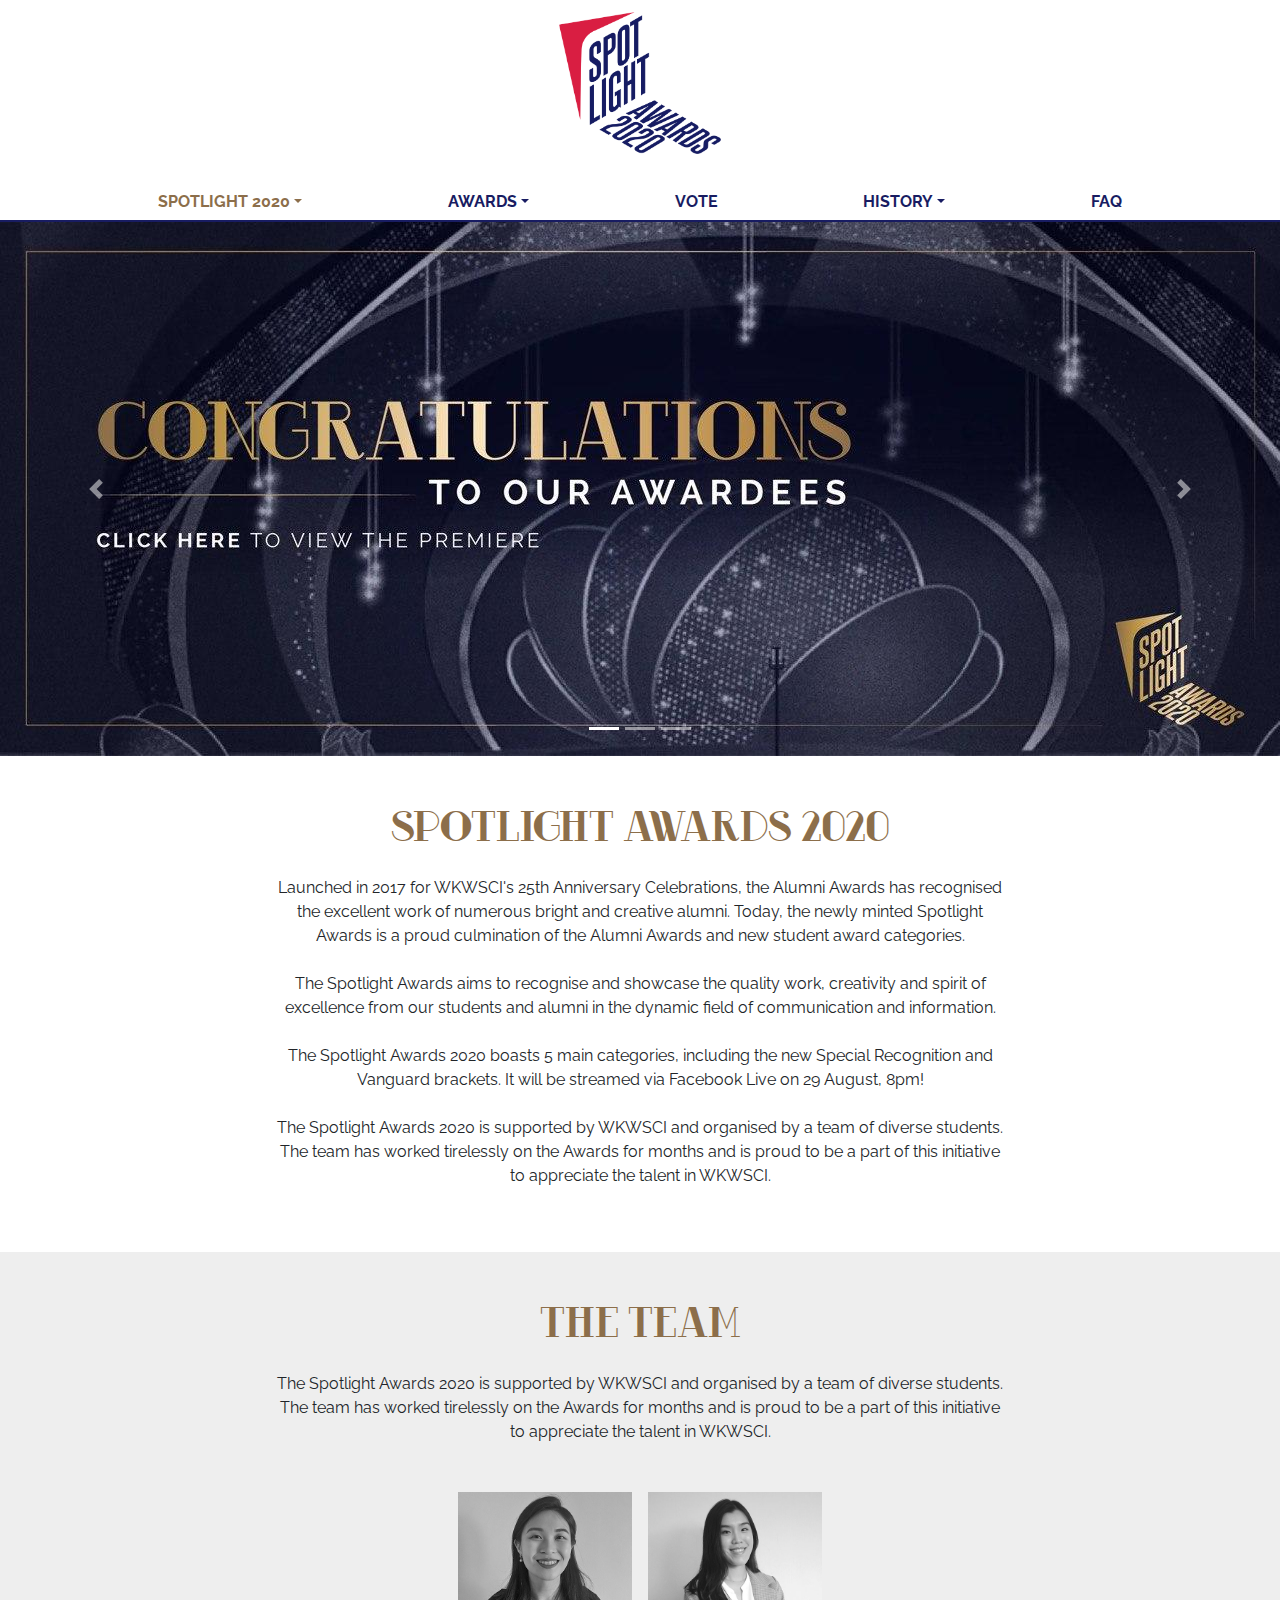
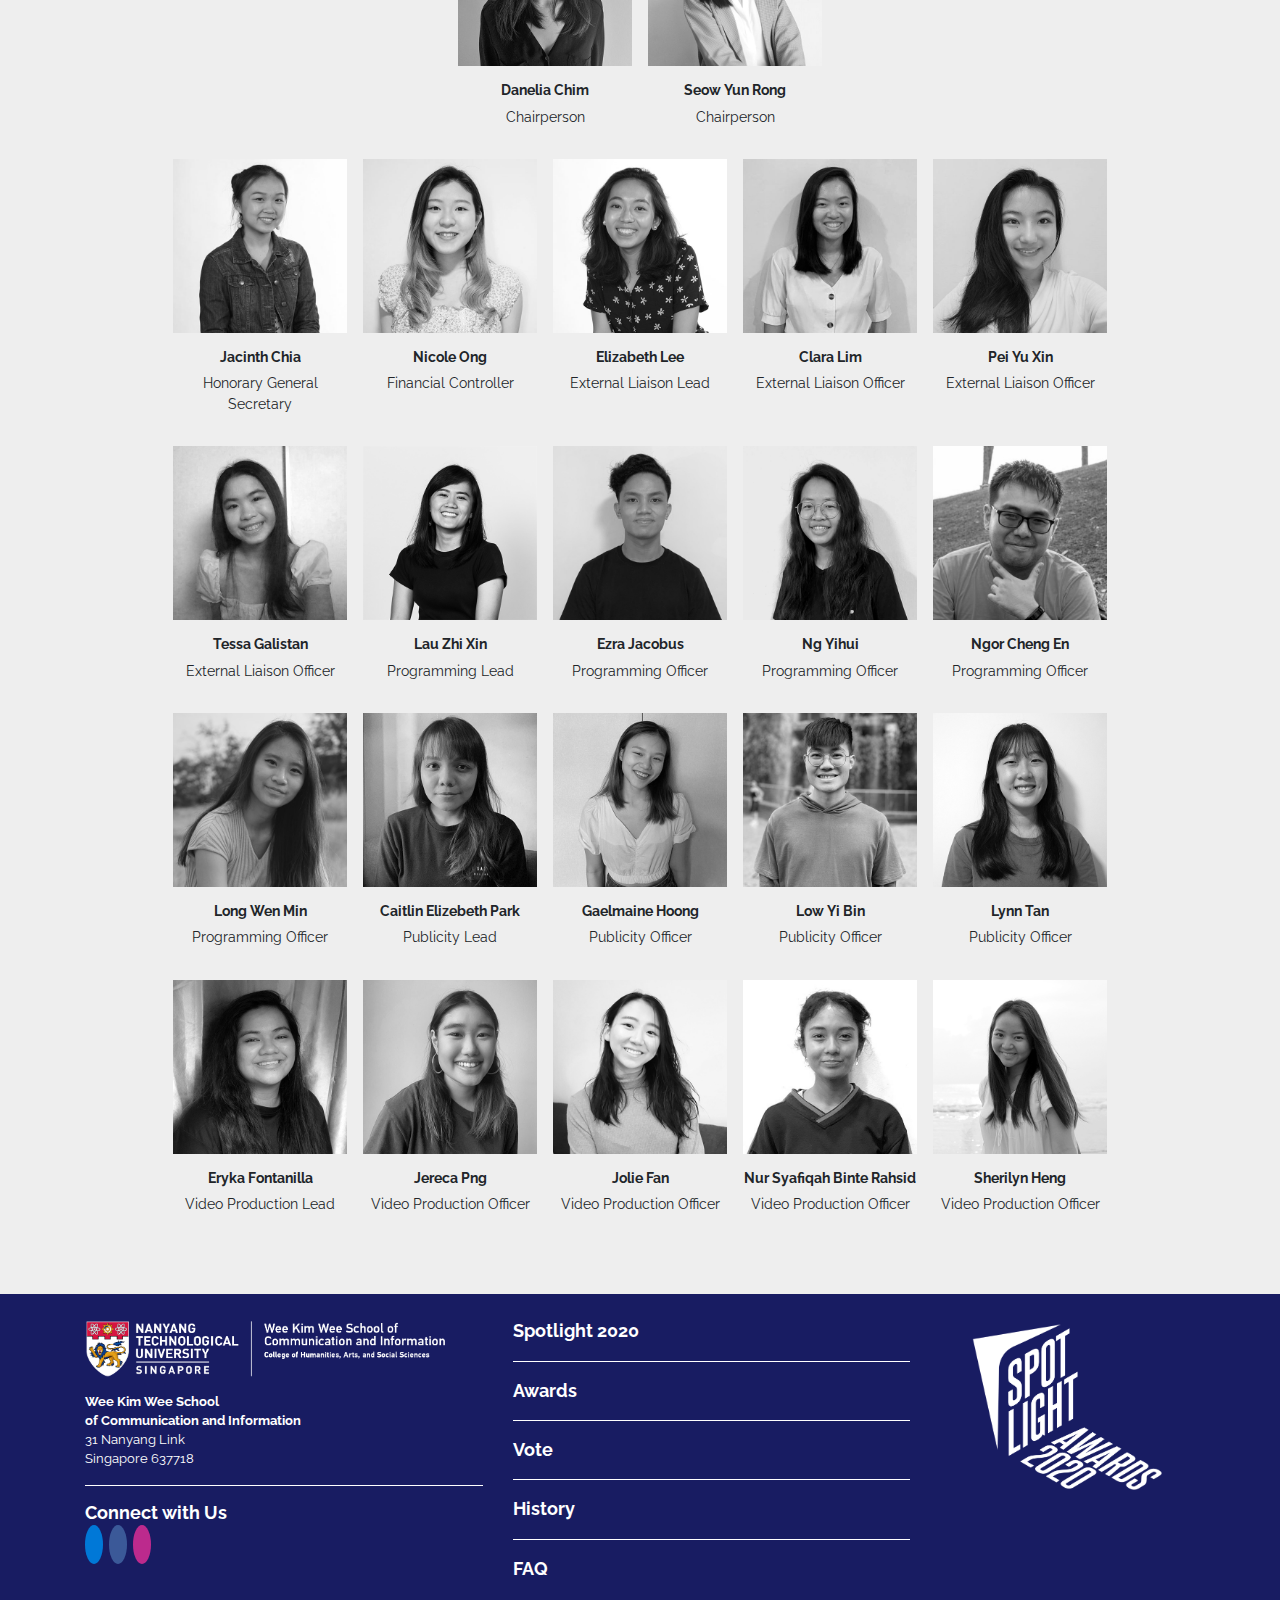
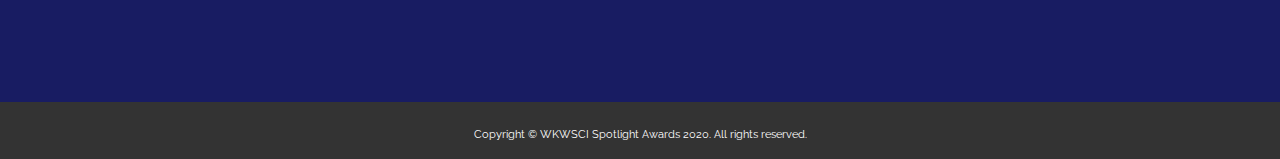
<file: index.html>
<!DOCTYPE html>
<html lang="en"><!-- InstanceBegin template="/Templates/index.dwt" codeOutsideHTMLIsLocked="false" -->
  <head>
    <!-- Global site tag (gtag.js) - Google Analytics -->
    <script async src="https://www.googletagmanager.com/gtag/js?id=UA-171289237-1"></script>
    <script>
	  window.dataLayer = window.dataLayer || [];
	  function gtag(){dataLayer.push(arguments);}
	  gtag('js', new Date());

	  gtag('config', 'UA-171289237-1');
    </script>
    <meta charset="utf-8">
    <meta http-equiv="X-UA-Compatible" content="IE=edge">
    <meta name="viewport" content="width=device-width, initial-scale=1">
    <!-- InstanceBeginEditable name="title" -->
    <title>WKWSCI Spotlight Awards</title>
    <!-- InstanceEndEditable -->
    <link rel="icon" type="image/png" href="images/favicon.ico">
    <link href="css/bootstrap-4.3.1.css" rel="stylesheet">
    <link href="css/custom.css" rel="stylesheet">
    <link href="css/stylesheet.css" rel="stylesheet">
	<link href="https://fonts.googleapis.com/css2?family=Raleway:wght@400;700&display=swap" rel="stylesheet">
	<link rel="stylesheet" href="https://use.fontawesome.com/releases/v5.7.2/css/all.css" integrity="sha384-fnmOCqbTlWIlj8LyTjo7mOUStjsKC4pOpQbqyi7RrhN7udi9RwhKkMHpvLbHG9Sr" crossorigin="anonymous">
  </head>
  <!-- InstanceBeginEditable name="head" -->
  <!-- InstanceEndEditable -->
  <body>
    <div class="container d-none d-md-block">
	  <a href="index.html">
      	<img src="images/logo/Spotlight%20logo%20v1_1_NTU%20colours.png" alt="WKWSCI Spotlight Awards" width="15%" height="auto" class="center pb-3">
	  </a>
    </div>
	<nav class="navbar navbar-light navbar-expand-md justify-content-center">
	  <div class="container">
	    <a href="index.html" class="navbar-brand d-md-none">
			  <img src="images/logo/Spotlight%20logo%20v1_1_NTU%20colours.png" width="70px" alt="WKWSCI Spotlight Awards" style="margin-top: 35px">
		  </a>
	    <button class="navbar-toggler" type="button" data-toggle="collapse" data-target="#navbarSupportedContent" aria-controls="navbarSupportedContent" aria-expanded="false" aria-label="Toggle navigation" style="transform: translateY(-25px)">
		  <span class="navbar-toggler-icon"></span>
		  </button>
		  <div class="collapse navbar-collapse" id="navbarSupportedContent"><!-- InstanceBeginEditable name="navbar" -->
          <ul class="navbar-nav mr-auto nav-fill w-100">
            <li class="nav-item dropdown">
			  <a class="nav-link dropdown-toggle" href="index.html" id="spotlight" role="button" data-toggle="dropdown" aria-haspopup="true" aria-expanded="false" style="font-size: 1rem; font-weight: 700; color: #8c6e4a; text-transform: uppercase;">Spotlight 2020</a>
              <div class="dropdown-menu" aria-labelledby="spotlight">
				  <a class="dropdown-item" href="index.html#intro">Introduction</a>
				  <a class="dropdown-item" href="index.html#team">The Team</a>
				  <a class="dropdown-item" href="index.html#sponsors">Sponsors</a>
			  </div>
            </li>
            <li class="nav-item dropdown">
				<a class="nav-link dropdown-toggle active" href="awards.html" id="awards" role="button" data-toggle="dropdown" aria-haspopup="true" aria-expanded="false" style="font-size: 1rem; font-weight: 700; color: #181C62; text-transform: uppercase;">Awards</a>
                <div class="dropdown-menu" aria-labelledby="awards">
					<a class="dropdown-item" href="awards/alumni.html">Alumni Awards</a>
					<a class="dropdown-item" href="awards/fyp.html">Top FYP Awards</a>
					<a class="dropdown-item" href="awards/vanguard.html">Vanguard Awards</a>
					<a class="dropdown-item" href="awards/sra.html">Special Recognition Awards</a>
				</div>
            </li>
            <li class="nav-item">
				<a class="nav-link active" href="vote.html" style="font-size: 1rem; font-weight: 700; color: #181C62; text-transform: uppercase;">Vote</a>
			</li>
            <li class="nav-item dropdown">
				<a class="nav-link dropdown-toggle" id="history" role="button" data-toggle="dropdown" aria-haspopup="true" aria-expanded="false" style="font-size: 1rem; font-weight: 700; color: #181C62; text-transform: uppercase;">History</a>
                <div class="dropdown-menu" aria-labelledby="history">
					<a class="dropdown-item" href="history/2019.html">2019</a>
					<a class="dropdown-item" href="history/2018.html">2018</a>
					<a class="dropdown-item" href="history/2017.html">2017</a>
				</div>
            </li>
            <li class="nav-item">
				<a class="nav-link" href="faq.html" style="font-size: 1rem; font-weight: 700; color: #181C62; text-transform: uppercase;">FAQ</a>
			</li>
          </ul>
		  <!-- InstanceEndEditable --></div>
	  </div>
    </nav>
	<!-- InstanceBeginEditable name="body" -->
    <div class="container-fluid p-0 m-0">
      <div id="carouselPhoto" class="carousel slide" data-ride="carousel" data-interval="5000">
        <ol class="carousel-indicators">
          <li data-target="#carouselPhoto" data-slide-to="0" class="active"></li>
          <li data-target="#carouselPhoto" data-slide-to="1"></li>
          <li data-target="#carouselPhoto" data-slide-to="2"></li>
        </ol>
        <div class="carousel-inner"> 
          <div class="carousel-item active"> <a target="_blank" href="https://www.facebook.com/wkwsci/posts/3385573238155904">
            <picture class="d-block w-100">
              <source media="(min-width: 768px)" srcset="images/header/carousel/congrats_sat_1200w.jpg">
              <source media="(min-width: 0px)" srcset="images/header/carousel/congrats_sat_960w.jpg">
              <img src="images/header/carousel/congrats_sat_1200w.jpg" alt="Congratulations to our awardees!" style="width: 100%; height: auto;"> </picture>
			</a>
          </div>
          <div class="carousel-item"> <a href="awards/vanguard.html">
            <picture class="d-block w-100">
              <source media="(min-width: 768px)" srcset="images/header/carousel/peoples_choice_1200w.jpg">
              <source media="(min-width: 0px)" srcset="images/header/carousel/peoples_choice_960w.jpg">
              <img src="images/header/carousel/peoples_choice_1200w.jpg" alt="Vanguard Awards: People's Choice" style="width: 100%; height: auto;"> </picture>
            </a>
          </div>
          <div class="carousel-item"> <a href="awards/sra.html">
            <picture class="d-block w-100">
              <source media="(min-width: 768px)" srcset="images/header/carousel/service_spirit_1200w.jpg">
              <source media="(min-width: 0px)" srcset="images/header/carousel/service_spirit_960w.jpg">
              <img src="images/header/carousel/service_spirit_1200w.jpg" alt="Special Recognition Awards: Service and Spirit" style="width: 100%; height: auto;"> </picture>
            </a>
          </div>
        </div>
        <a class="carousel-control-prev" href="#carouselPhoto" role="button" data-slide="prev"> <span class="carousel-control-prev-icon" aria-hidden="true"></span> <span class="sr-only">Previous</span> </a> <a class="carousel-control-next" href="#carouselPhoto" role="button" data-slide="next"> <span class="carousel-control-next-icon" aria-hidden="true"></span> <span class="sr-only">Next</span> </a> </div>
    </div>
    <div class="container-fluid">
      <div class="container pt-5 pb-3" id="intro">
        <h1>Spotlight Awards 2020</h1>
      </div>
      <div class="container text-center pb-5">
        <div class="row">
          <div class="col-sm-0 col-lg-2"></div>
          <div class="col-sm-12 col-lg-8">
            <p>Launched in 2017 for WKWSCI's 25th Anniversary Celebrations, the Alumni Awards has recognised the excellent work of numerous bright and creative alumni. Today, the newly minted Spotlight Awards is a proud culmination of the Alumni Awards and new student award categories.<br>
              <br>
              The Spotlight Awards aims to recognise and showcase the quality work, creativity and spirit of excellence from our students and alumni in the dynamic field of communication and information.<br>
              <br>
              The Spotlight Awards 2020 boasts 5 main categories, including the new Special Recognition and Vanguard brackets. It will be streamed via Facebook Live on 29 August, 8pm!<br>
              <br>
              The Spotlight Awards 2020 is supported by WKWSCI and organised by a team of diverse students. The team has worked tirelessly on the Awards for months and is proud to be a part of this initiative to appreciate the talent in WKWSCI. </p>
          </div>
        </div>
      </div>
    </div>
    <div class="continer-fluid"  style="background-color: #eeeeee;">
      <div class="container pt-5 pb-3" id="team">
        <h1>The Team</h1>
      </div>
      <div class="container text-center pb-3">
        <div class="row">
          <div class="col-sm-0 col-lg-2"></div>
          <div class="col-sm-12 col-lg-8">
            <p>The Spotlight Awards 2020 is supported by WKWSCI and organised by a team of diverse students. The team has worked tirelessly on the Awards for months and is proud to be a part of this initiative to appreciate the talent in WKWSCI.</p>
          </div>
        </div>
      </div>
      <div class="container text-center pb-5">
        <div class="row pt-3">
          <div class="container">
            <div class="row justify-content-center">
              <div class="col-2 col-lg-4"></div>
              <div class="col-4 col-lg-2 pb-3 px-2"><img src="images/about-us/2020/Chairs_Danelia.jpg" width="100%" class="pb-3" alt="Danelia Chim">
                <h5 class="text-center" style="font-size: 0.85rem">Danelia Chim</h5>
                <p class="text-center" style="font-size: 0.85rem">Chairperson</p>
              </div>
              <div class="col-4 col-lg-2 pb-3 px-2"> <img src="images/about-us/2020/Chairs_YunRong.jpg" width="100%" class="pb-3" alt="Seow Yun Rong">
                <h5 class="text-center" style="font-size: 0.85rem">Seow Yun Rong</h5>
                <p class="text-center" style="font-size: 0.85rem">Chairperson</p>
              </div>
              <div class="col-2 col-lg-4"></div>
              <div class="d-none d-lg-block col-lg-1"></div>
              <div class="col-4 col-lg-2 pb-3 px-2"> <img src="images/about-us/2020/HonGen_Jacinth.jpeg" width="100%" class="pb-3" alt="Jacinth Chia">
                <h5 class="text-center" style="font-size: 0.85rem">Jacinth Chia</h5>
                <p class="text-center" style="font-size: 0.85rem">Honorary General Secretary</p>
              </div>
              <div class="col-4 col-lg-2 pb-3 px-2"> <img src="images/about-us/2020/FinCon_Nicole.JPG" width="100%" class="pb-3" alt="Nicole Ong">
                <h5 class="text-center" style="font-size: 0.85rem">Nicole Ong</h5>
                <p class="text-center" style="font-size: 0.85rem">Financial Controller</p>
              </div>
              <div class="col-4 col-lg-2 pb-3 px-2"> <img src="images/about-us/2020/ELO_Elizabeth.jpg" width="100%" class="pb-3" alt="Elizabeth Lee">
                <h5 class="text-center" style="font-size: 0.85rem">Elizabeth Lee</h5>
                <p class="text-center" style="font-size: 0.85rem">External Liaison Lead</p>
              </div>
              <div class="col-4 col-lg-2 pb-3 px-2"> <img src="images/about-us/2020/ELO_Clara.jpeg" width="100%" class="pb-3" alt="Clara Lim">
                <h5 class="text-center" style="font-size: 0.85rem">Clara Lim</h5>
                <p class="text-center" style="font-size: 0.85rem">External Liaison Officer</p>
              </div>
              <div class="col-4 col-lg-2 pb-3 px-2"> <img src="images/about-us/2020/ELO_YuXin.jpeg" width="100%" class="pb-3" alt="Pei Yu Xin">
                <h5 class="text-center" style="font-size: 0.85rem">Pei Yu Xin</h5>
                <p class="text-center" style="font-size: 0.85rem">External Liaison Officer</p>
              </div>
              <div class="d-none d-lg-block col-lg-1"></div>
              <div class="d-none d-lg-block col-lg-1"></div>
              <div class="col-4 col-lg-2 pb-3 px-2"> <img src="images/about-us/2020/ELO_Tessa.jpeg" width="100%" class="pb-3" alt="Tessa Galistan">
                <h5 class="text-center" style="font-size: 0.85rem">Tessa Galistan</h5>
                <p class="text-center" style="font-size: 0.85rem">External Liaison Officer</p>
              </div>
              <div class="col-4 col-lg-2 pb-3 px-2"> <img src="images/about-us/2020/Programmes_ZhiXin.png" width="100%" class="pb-3" alt="Lau Zhi Xin">
                <h5 class="text-center" style="font-size: 0.85rem">Lau Zhi Xin</h5>
                <p class="text-center" style="font-size: 0.85rem">Programming Lead</p>
              </div>
              <div class="col-4 col-lg-2 pb-3 px-2"> <img src="images/about-us/2020/Programmes_Ezra.jpg" width="100%" class="pb-3" alt="Ezra Jacobus">
                <h5 class="text-center" style="font-size: 0.85rem">Ezra Jacobus</h5>
                <p class="text-center" style="font-size: 0.85rem">Programming Officer</p>
              </div>
              <div class="col-4 col-lg-2 pb-3 px-2"> <img src="images/about-us/2020/Programmes_Yihui.jpg" width="100%" class="pb-3" alt="Ng Yihui">
                <h5 class="text-center" style="font-size: 0.85rem">Ng Yihui</h5>
                <p class="text-center" style="font-size: 0.85rem">Programming Officer</p>
              </div>
              <div class="col-4 col-lg-2 pb-3 px-2"> <img src="images/about-us/2020/Programmes_ChengEn.jpg" width="100%" class="pb-3" alt="Ngor Cheng En">
                <h5 class="text-center" style="font-size: 0.85rem">Ngor Cheng En</h5>
                <p class="text-center" style="font-size: 0.85rem">Programming Officer</p>
              </div>
              <div class="d-none d-lg-block col-lg-1"></div>
              <div class="d-none d-lg-block col-lg-1"></div>
              <div class="col-4 col-lg-2 pb-3 px-2"> <img src="images/about-us/2020/Programmes_WenMin.jpg" width="100%" class="pb-3" alt="Long Wen Min">
                <h5 class="text-center" style="font-size: 0.85rem">Long Wen Min</h5>
                <p class="text-center" style="font-size: 0.85rem">Programming Officer</p>
              </div>
              <div class="col-4 col-lg-2 pb-3 px-2"> <img src="images/about-us/2020/Marcomms_Caitlin.JPG" width="100%" class="pb-3" alt="Caitlin Elizebeth Park">
                <h5 class="text-center" style="font-size: 0.85rem">Caitlin Elizebeth Park</h5>
                <p class="text-center" style="font-size: 0.85rem">Publicity Lead</p>
              </div>
              <div class="col-4 col-lg-2 pb-3 px-2"> <img src="images/about-us/2020/Marcomms_Gaelmaine.jpeg" width="100%" class="pb-3" alt="Gaelmaine Hoong">
                <h5 class="text-center" style="font-size: 0.85rem">Gaelmaine Hoong</h5>
                <p class="text-center" style="font-size: 0.85rem">Publicity Officer</p>
              </div>
              <div class="col-4 col-lg-2 pb-3 px-2"> <img src="images/about-us/2020/Marcomms_YiBin.jpeg" width="100%" class="pb-3" alt="Low Yi Bin ">
                <h5 class="text-center" style="font-size: 0.85rem">Low Yi Bin </h5>
                <p class="text-center" style="font-size: 0.85rem">Publicity Officer</p>
              </div>
              <div class="col-4 col-lg-2 pb-3 px-2"> <img src="images/about-us/2020/Marcomms_Lynn.JPG" width="100%" class="pb-3" alt="Lynn Tan">
                <h5 class="text-center" style="font-size: 0.85rem">Lynn Tan</h5>
                <p class="text-center" style="font-size: 0.85rem">Publicity Officer</p>
              </div>
              <div class="d-none d-lg-block col-lg-1"></div>
              <div class="d-none d-lg-block col-lg-1"></div>
              <div class="col-4 col-lg-2 pb-3 px-2"> <img src="images/about-us/2020/Production_Eryka.jpg" width="100%" class="pb-3" alt="Eryka Fontanilla">
                <h5 class="text-center" style="font-size: 0.85rem">Eryka Fontanilla</h5>
                <p class="text-center" style="font-size: 0.85rem">Video Production Lead</p>
              </div>
              <div class="col-4 col-lg-2 pb-3 px-2"> <img src="images/about-us/2020/Production_Jereca.jpeg" width="100%" class="pb-3" alt="Jereca Png">
                <h5 class="text-center" style="font-size: 0.85rem">Jereca Png</h5>
                <p class="text-center" style="font-size: 0.85rem">Video Production Officer</p>
              </div>
              <div class="col-4 col-lg-2 pb-3 px-2"> <img src="images/about-us/2020/Production_Jo.jpg" width="100%" class="pb-3" alt="Jolie Fan">
                <h5 class="text-center" style="font-size: 0.85rem">Jolie Fan</h5>
                <p class="text-center" style="font-size: 0.85rem">Video Production Officer</p>
              </div>
              <div class="col-4 col-lg-2 pb-3 px-2"> <img src="images/about-us/2020/Production_Syafiqah.jpg" width="100%" class="pb-3" alt="Nur Syafiqah Binte Rahsid">
                <h5 class="text-center" style="font-size: 0.85rem">Nur Syafiqah Binte Rahsid</h5>
                <p class="text-center" style="font-size: 0.85rem">Video Production Officer</p>
              </div>
              <div class="col-4 col-lg-2 pb-3 px-2"> <img src="images/about-us/2020/Production_Sherilyn.jpg" width="100%" class="pb-3" alt="Sherilyn Heng">
                <h5 class="text-center" style="font-size: 0.85rem">Sherilyn Heng</h5>
                <p class="text-center" style="font-size: 0.85rem">Video Production Officer</p>
              </div>
              <div class="d-none d-lg-block col-lg-1"></div>
            </div>
          </div>
        </div>
      </div>
    </div>
    <div class="container-fluid d-none">
      <div class="container pt-5 pb-3" id="sponsors">
        <h1>Sponsors</h1>
      </div>
      <div class="container text-center pb-5">
        <div class="row justify-content-center">
          <div class="container pb-2">
            <div class="row align-items-center justify-content-center h-100">
            </div>
          </div>
        </div>
      </div>
    </div>
	<!-- InstanceEndEditable -->
	<div style="background-color: #181c62">
	  <br>
		<div class="container" style="font-size: 0.8rem">
		  <div class="row">
			<div class="col-md-9 col-12">
			  <div class="row">
				<div class="col-12 col-md-7 col-xl-6 pb-3">
				  <img src="images/logo/CoHASS_WKWSCI_RW.png" alt="Wee Kim Wee School of Communication and Information" width="100%" id="wkwsci-logo">
				  <address style="color: #ffffff"><strong>Wee Kim Wee School<br>of Communication and Information</strong>
					<br>31 Nanyang Link
					<br>Singapore 637718
					<br>
				  </address>
				  <hr style="border-color: #ffffff">
				  <h4 class="footer" style="text-align: left; color: #ffffff">Connect with Us</h4>
					<a href="mailto:wkwsci.awards@ntu.edu.sg" class="far fa-envelope"></a>&nbsp;
					<a href="https://www.facebook.com/wkwsci/" class="fab fa-facebook-f"></a>&nbsp;
					<a href="https://www.instagram.com/wkwsci.awards/" class="fab fa-instagram"></a>&nbsp;
				</div>
				<div class="col-md-5 col-xl-6 d-none d-md-block" id="footernav">
				  <a class="footer" style="font-weight: 700; color: #ffffff" href="index.html#intro">Spotlight 2020</a>
				  <hr style="border-color: #ffffff">
				  <a class="footer" style="font-weight: 700; color: #ffffff" href="awards/alumni.html">Awards</a>
				  <hr style="border-color: #ffffff">
				  <a class="footer" style="font-weight: 700; color: #ffffff" href="vote.html">Vote</a>
				  <hr style="border-color: #ffffff">
				  <a class="footer" style="font-weight: 700; color: #ffffff" href="history.html">History</a>
				  <hr style="border-color: #ffffff">
				  <a class="footer" style="font-weight: 700; color: #ffffff" href="faq.html">FAQ</a>
				</div>
			  </div>
			</div>
			<div class="col-md-3 d-none d-md-block mt-md-0 mt-2">
			  <div align="center">
				<img src="images/logo/spotlight%20awards%20white.png" width="75%" alt="WeeVolunteer">
			  </div>
			</div>
		  </div>
		</div><br>
		<div class="d-none d-md-block">
		  <br><br><br><br>
		</div>
	  </div>
    <footer class="text-center" style="background-color: #333333">
      <div class="container">
        <div class="row">
          <div class="col-12">
              <br>
			  <p style="font-size: 0.7rem; color: #ffffff">Copyright © WKWSCI Spotlight Awards 2020. <span class="d-block d-sm-none"></span>All rights reserved.</p>
          </div>
        </div>
      </div>
    </footer>
    <!-- jQuery (necessary for Bootstrap's JavaScript plugins) -->
    <script src="js/jquery-3.2.1.min.js"></script>
    <!-- Include all compiled plugins (below), or include individual files as needed -->
    <script src="js/popper.min.js"></script>
    <script src="js/bootstrap-4.3.1.js"></script>
</body>
<!-- InstanceEnd --></html>
</file>
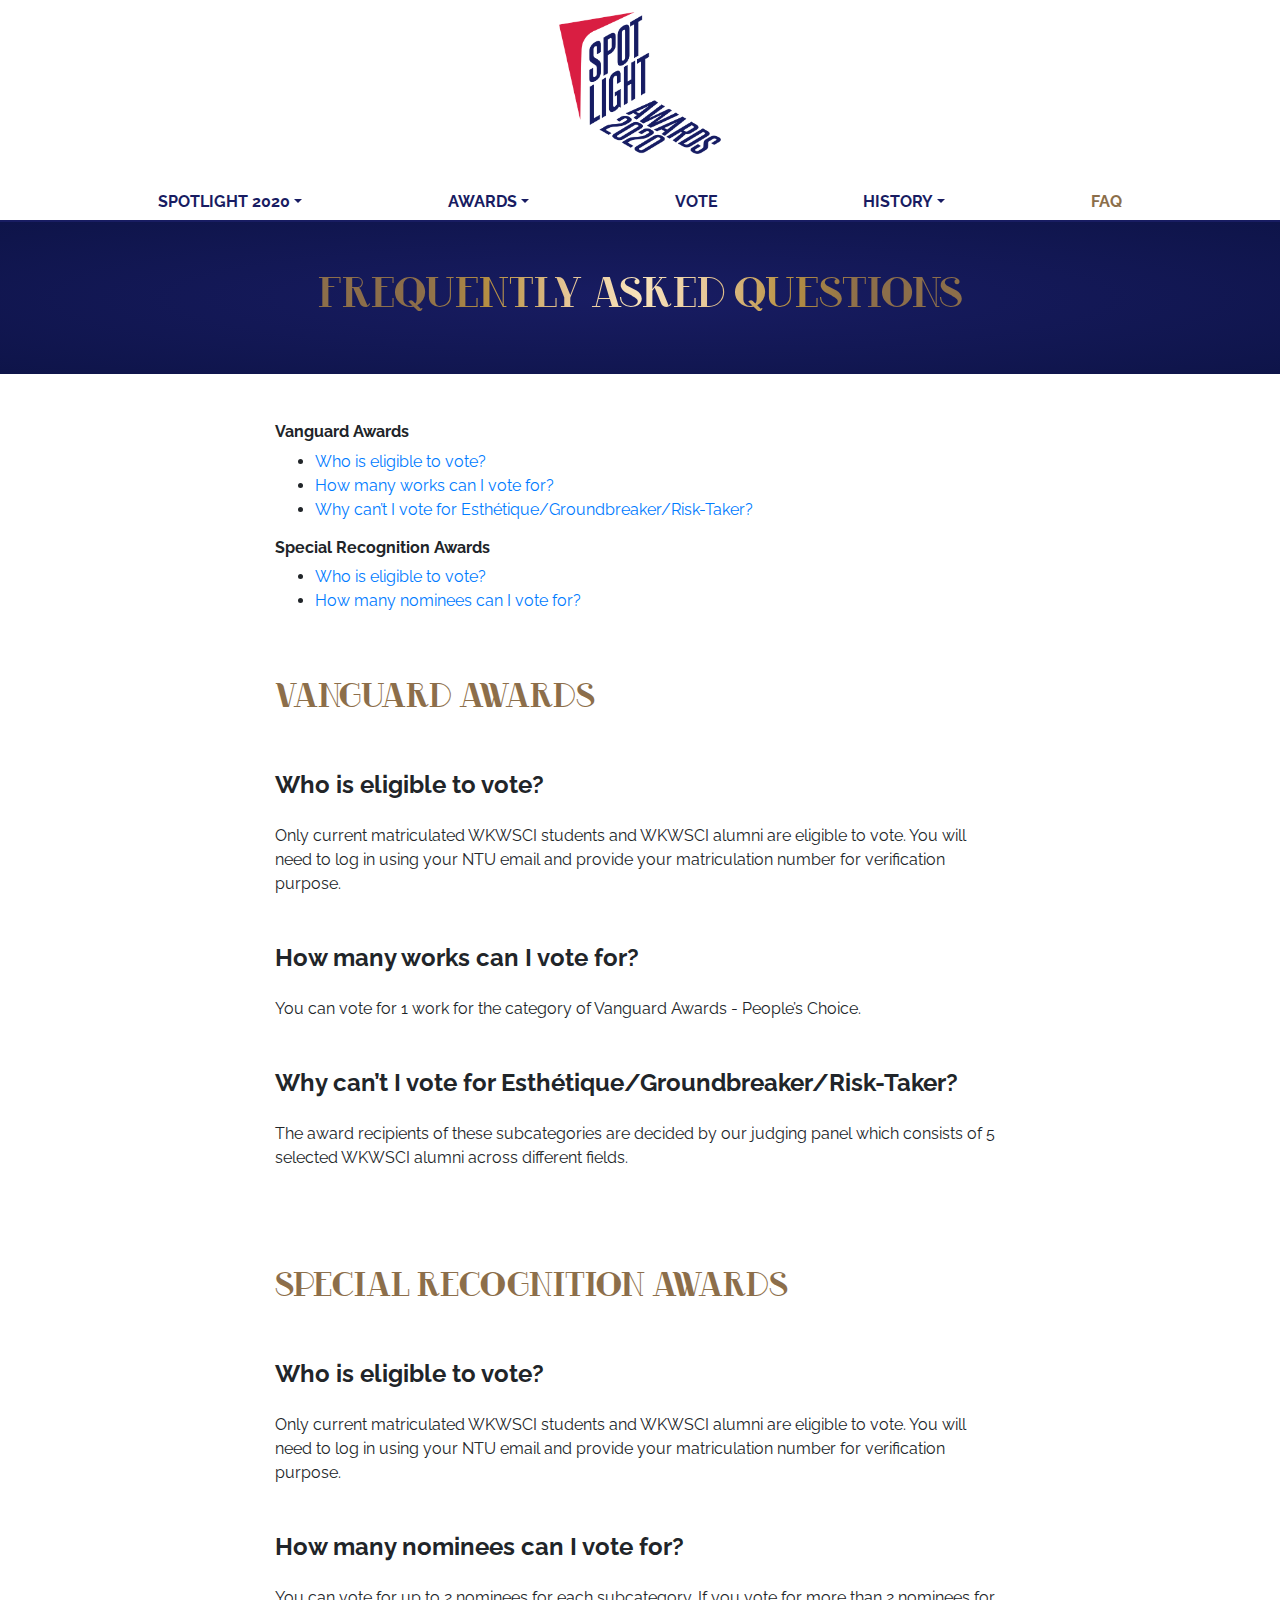
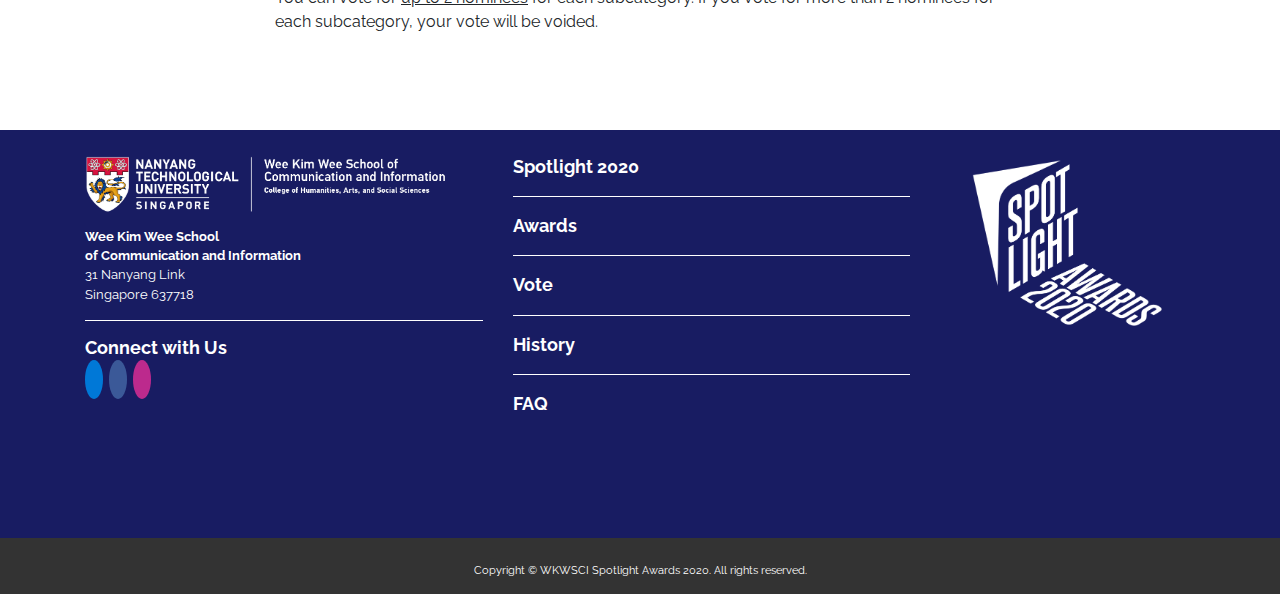
<file: faq.html>
<!DOCTYPE html>
<html lang="en"><!-- InstanceBegin template="/Templates/index.dwt" codeOutsideHTMLIsLocked="false" -->
  <head>
    <!-- Global site tag (gtag.js) - Google Analytics -->
    <script async src="https://www.googletagmanager.com/gtag/js?id=UA-171289237-1"></script>
    <script>
	  window.dataLayer = window.dataLayer || [];
	  function gtag(){dataLayer.push(arguments);}
	  gtag('js', new Date());

	  gtag('config', 'UA-171289237-1');
    </script>
    <meta charset="utf-8">
    <meta http-equiv="X-UA-Compatible" content="IE=edge">
    <meta name="viewport" content="width=device-width, initial-scale=1">
    <!-- InstanceBeginEditable name="title" -->
    <title>WKWSCI Spotlight Awards | Frequently Asked Questions</title>
    <!-- InstanceEndEditable -->
    <link rel="icon" type="image/png" href="images/favicon.ico">
    <link href="css/bootstrap-4.3.1.css" rel="stylesheet">
    <link href="css/custom.css" rel="stylesheet">
    <link href="css/stylesheet.css" rel="stylesheet">
	<link href="https://fonts.googleapis.com/css2?family=Raleway:wght@400;700&display=swap" rel="stylesheet">
	<link rel="stylesheet" href="https://use.fontawesome.com/releases/v5.7.2/css/all.css" integrity="sha384-fnmOCqbTlWIlj8LyTjo7mOUStjsKC4pOpQbqyi7RrhN7udi9RwhKkMHpvLbHG9Sr" crossorigin="anonymous">
  </head>
  <!-- InstanceBeginEditable name="head" -->
  <!-- InstanceEndEditable -->
  <body>
    <div class="container d-none d-md-block">
	  <a href="index.html">
      	<img src="images/logo/Spotlight%20logo%20v1_1_NTU%20colours.png" alt="WKWSCI Spotlight Awards" width="15%" height="auto" class="center pb-3">
	  </a>
    </div>
	<nav class="navbar navbar-light navbar-expand-md justify-content-center">
	  <div class="container">
	    <a href="index.html" class="navbar-brand d-md-none">
			  <img src="images/logo/Spotlight%20logo%20v1_1_NTU%20colours.png" width="70px" alt="WKWSCI Spotlight Awards" style="margin-top: 35px">
		  </a>
	    <button class="navbar-toggler" type="button" data-toggle="collapse" data-target="#navbarSupportedContent" aria-controls="navbarSupportedContent" aria-expanded="false" aria-label="Toggle navigation" style="transform: translateY(-25px)">
		  <span class="navbar-toggler-icon"></span>
		  </button>
		  <div class="collapse navbar-collapse" id="navbarSupportedContent"><!-- InstanceBeginEditable name="navbar" -->
          <ul class="navbar-nav mr-auto nav-fill w-100">
            <li class="nav-item dropdown">
			  <a class="nav-link dropdown-toggle" href="index.html" id="spotlight" role="button" data-toggle="dropdown" aria-haspopup="true" aria-expanded="false" style="font-size: 1rem; font-weight: 700; color: #181C62; text-transform: uppercase;">Spotlight 2020</a>
              <div class="dropdown-menu" aria-labelledby="spotlight">
				  <a class="dropdown-item" href="index.html#intro">Introduction</a>
				  <a class="dropdown-item" href="index.html#team">The Team</a>
				  <a class="dropdown-item" href="index.html#sponsors">Sponsors</a>
			  </div>
            </li>
            <li class="nav-item dropdown">
				<a class="nav-link dropdown-toggle" href="awards.html" id="awards" role="button" data-toggle="dropdown" aria-haspopup="true" aria-expanded="false" style="font-size: 1rem; font-weight: 700; color: #181C62; text-transform: uppercase;">Awards</a>
                <div class="dropdown-menu" aria-labelledby="awards">
					<a class="dropdown-item" href="awards/alumni.html">Alumni Awards</a>
					<a class="dropdown-item" href="awards/fyp.html">Top FYP Awards</a>
					<a class="dropdown-item" href="awards/vanguard.html">Vanguard Awards</a>
					<a class="dropdown-item" href="awards/sra.html">Special Recognition Awards</a>
				</div>
            </li>
            <li class="nav-item">
				<a class="nav-link" href="vote.html" style="font-size: 1rem; font-weight: 700; color: #181C62; text-transform: uppercase;">Vote</a>
			</li>
            <li class="nav-item dropdown">
				<a class="nav-link dropdown-toggle" id="history" role="button" data-toggle="dropdown" aria-haspopup="true" aria-expanded="false" style="font-size: 1rem; font-weight: 700; color: #181C62; text-transform: uppercase;">History</a>
                <div class="dropdown-menu" aria-labelledby="history">
					<a class="dropdown-item" href="history/2019.html">2019</a>
					<a class="dropdown-item" href="history/2018.html">2018</a>
					<a class="dropdown-item" href="history/2017.html">2017</a>
				</div>
            </li>
            <li class="nav-item">
				<a class="nav-link" href="faq.html" style="font-size: 1rem; font-weight: 700; color: #8c6e4a; text-transform: uppercase;">FAQ</a>
			</li>
          </ul>
		  <!-- InstanceEndEditable --></div>
	  </div>
    </nav>
	<!-- InstanceBeginEditable name="body" -->
	<div class="container-fluid header-gradient">
		<div class="container pt-5 pb-5">
			<div class="row">
				<div class="col-sm-0 col-lg-2"></div>
				<div class="col-sm-12 col-lg-8">
					<h1 class="text-gradient">Frequently Asked Questions</h1>
				</div>
			</div>
		</div>
	</div>
	<div class="container pt-5 pb-5">
		<div class="row">
			<div class="col-sm-0 col-lg-2"></div>
			<div class="col-sm-12 col-lg-8">
				<div class="row">
					<div class="col-12">
						<h5 style="text-align: left">Vanguard Awards</h5>
					</div>
				</div>
				<div class="row">
					<div class="col-12">
						<ul>
							<li><a href="#1">Who is eligible to vote?</a></li>
							<li><a href="#2">How many works can I vote for?</a></li>
							<li><a href="#3">Why can’t I vote for Esthétique/Groundbreaker/Risk-Taker?</a></li>
						</ul>
					</div>
				</div>
				<div class="row">
					<div class="col-12">
						<h5 style="text-align: left">Special Recognition Awards</h5>
					</div>
				</div>
				<div class="row">
					<div class="col-12">
						<ul>
							<li><a href="#4">Who is eligible to vote?</a></li>
							<li><a href="#5">How many nominees can I vote for?</a></li>
						</ul>
					</div>
				</div>
			</div>
		</div>
		<div class="row pb-5">
			<div class="col-sm-0 col-lg-2"></div>
			<div class="col-sm-12 col-lg-8">
				<div class="row">
					<div class="col-12">
						<h2 class="pt-5" style="text-align: left">Vanguard Awards</h2>
					</div>
					<div class="col-12">
						<h3 class="pt-5 pb-3" id="1" style="text-align: left">Who is eligible to vote?</h3>
					</div>
					<div class="col-12">
						<p class="mb-0" style="text-align: left">Only current matriculated WKWSCI students and WKWSCI alumni are eligible to vote. You will need to log in using your NTU email and provide your matriculation number for verification purpose.</p>
					</div>
				</div>
				<div class="row">
					<div class="col-12">
						<h3 class="pt-5 pb-3" id="2" style="text-align: left">How many works can I vote for?</h3>
					</div>
					<div class="col-12">
						<p class="mb-0" style="text-align: left">You can vote for 1 work for the category of Vanguard Awards - People’s Choice.</p>
					</div>
				</div>
				<div class="row">
					<div class="col-12">
						<h3 class="pt-5 pb-3" id="3" style="text-align: left">Why can’t I vote for Esthétique/Groundbreaker/Risk-Taker?</h3>
					</div>
					<div class="col-12">
						<p class="mb-0" style="text-align: left">The award recipients of these subcategories are decided by our judging panel which consists of 5 selected WKWSCI alumni across different fields.</p>
					</div>
				</div>
				<div class="row">
					<div class="col-12 pt-5">
						<h2 class="pt-5" style="text-align: left">Special Recognition Awards</h2>
					</div>
					<div class="col-12">
						<h3 class="pt-5 pb-3" id="4" style="text-align: left">Who is eligible to vote?</h3>
					</div>
					<div class="col-12">
						<p class="mb-0" style="text-align: left">Only current matriculated WKWSCI students and WKWSCI alumni are eligible to vote. You will need to log in using your NTU email and provide your matriculation number for verification purpose.</p>
					</div>
				</div>
				<div class="row">
					<div class="col-12">
						<h3 class="pt-5 pb-3" id="5" style="text-align: left">How many nominees can I vote for?</h3>
					</div>
					<div class="col-12">
						<p class="mb-0" style="text-align: left">You can vote for <u>up to 2 nominees</u> for each subcategory. If you vote for more than 2 nominees for each subcategory, your vote will be voided.</p>
					</div>
				</div>
			</div>
		</div>
	</div>
	<!-- InstanceEndEditable -->
	<div style="background-color: #181c62">
	  <br>
		<div class="container" style="font-size: 0.8rem">
		  <div class="row">
			<div class="col-md-9 col-12">
			  <div class="row">
				<div class="col-12 col-md-7 col-xl-6 pb-3">
				  <img src="images/logo/CoHASS_WKWSCI_RW.png" alt="Wee Kim Wee School of Communication and Information" width="100%" id="wkwsci-logo">
				  <address style="color: #ffffff"><strong>Wee Kim Wee School<br>of Communication and Information</strong>
					<br>31 Nanyang Link
					<br>Singapore 637718
					<br>
				  </address>
				  <hr style="border-color: #ffffff">
				  <h4 class="footer" style="text-align: left; color: #ffffff">Connect with Us</h4>
					<a href="mailto:wkwsci.awards@ntu.edu.sg" class="far fa-envelope"></a>&nbsp;
					<a href="https://www.facebook.com/wkwsci/" class="fab fa-facebook-f"></a>&nbsp;
					<a href="https://www.instagram.com/wkwsci.awards/" class="fab fa-instagram"></a>&nbsp;
				</div>
				<div class="col-md-5 col-xl-6 d-none d-md-block" id="footernav">
				  <a class="footer" style="font-weight: 700; color: #ffffff" href="index.html#intro">Spotlight 2020</a>
				  <hr style="border-color: #ffffff">
				  <a class="footer" style="font-weight: 700; color: #ffffff" href="awards/alumni.html">Awards</a>
				  <hr style="border-color: #ffffff">
				  <a class="footer" style="font-weight: 700; color: #ffffff" href="vote.html">Vote</a>
				  <hr style="border-color: #ffffff">
				  <a class="footer" style="font-weight: 700; color: #ffffff" href="history.html">History</a>
				  <hr style="border-color: #ffffff">
				  <a class="footer" style="font-weight: 700; color: #ffffff" href="faq.html">FAQ</a>
				</div>
			  </div>
			</div>
			<div class="col-md-3 d-none d-md-block mt-md-0 mt-2">
			  <div align="center">
				<img src="images/logo/spotlight%20awards%20white.png" width="75%" alt="WeeVolunteer">
			  </div>
			</div>
		  </div>
		</div><br>
		<div class="d-none d-md-block">
		  <br><br><br><br>
		</div>
	  </div>
    <footer class="text-center" style="background-color: #333333">
      <div class="container">
        <div class="row">
          <div class="col-12">
              <br>
			  <p style="font-size: 0.7rem; color: #ffffff">Copyright © WKWSCI Spotlight Awards 2020. <span class="d-block d-sm-none"></span>All rights reserved.</p>
          </div>
        </div>
      </div>
    </footer>
    <!-- jQuery (necessary for Bootstrap's JavaScript plugins) -->
    <script src="js/jquery-3.2.1.min.js"></script>
    <!-- Include all compiled plugins (below), or include individual files as needed -->
    <script src="js/popper.min.js"></script>
    <script src="js/bootstrap-4.3.1.js"></script>
</body>
<!-- InstanceEnd --></html>
</file>
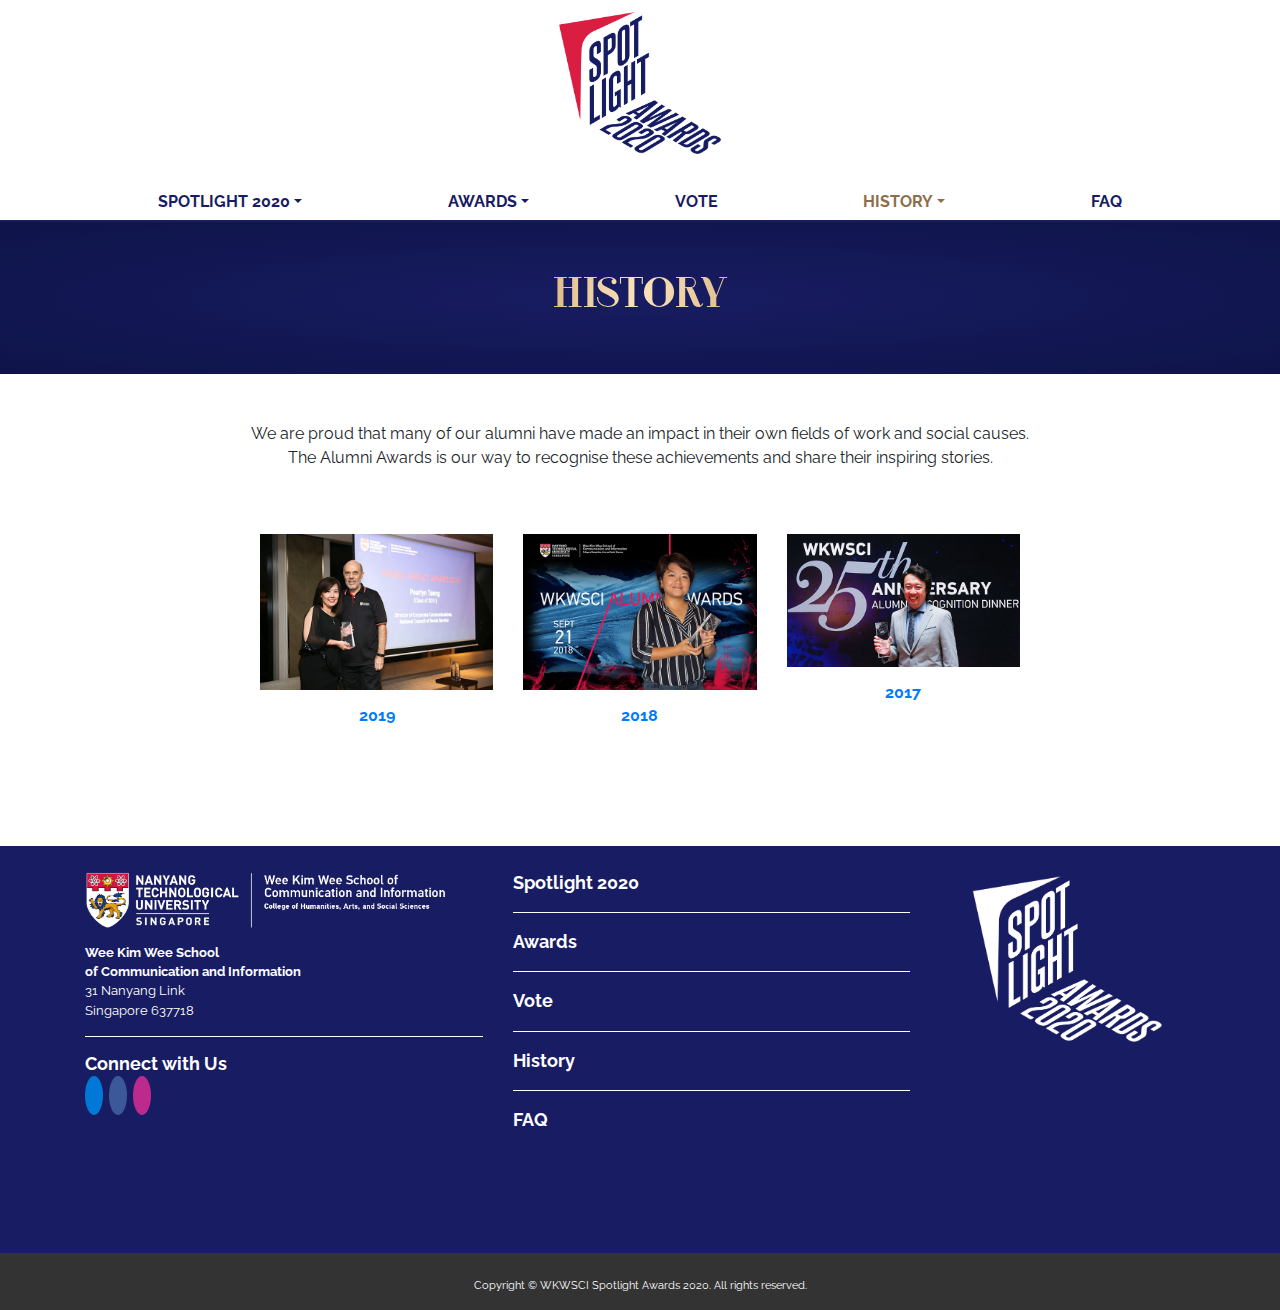
<file: history.html>
<!DOCTYPE html>
<html lang="en"><!-- InstanceBegin template="/Templates/index.dwt" codeOutsideHTMLIsLocked="false" -->
  <head>
    <!-- Global site tag (gtag.js) - Google Analytics -->
    <script async src="https://www.googletagmanager.com/gtag/js?id=UA-171289237-1"></script>
    <script>
	  window.dataLayer = window.dataLayer || [];
	  function gtag(){dataLayer.push(arguments);}
	  gtag('js', new Date());

	  gtag('config', 'UA-171289237-1');
    </script>
    <meta charset="utf-8">
    <meta http-equiv="X-UA-Compatible" content="IE=edge">
    <meta name="viewport" content="width=device-width, initial-scale=1">
    <!-- InstanceBeginEditable name="title" -->
    <title>WKWSCI Spotlight Awards | History</title>
    <!-- InstanceEndEditable -->
    <link rel="icon" type="image/png" href="images/favicon.ico">
    <link href="css/bootstrap-4.3.1.css" rel="stylesheet">
    <link href="css/custom.css" rel="stylesheet">
    <link href="css/stylesheet.css" rel="stylesheet">
	<link href="https://fonts.googleapis.com/css2?family=Raleway:wght@400;700&display=swap" rel="stylesheet">
	<link rel="stylesheet" href="https://use.fontawesome.com/releases/v5.7.2/css/all.css" integrity="sha384-fnmOCqbTlWIlj8LyTjo7mOUStjsKC4pOpQbqyi7RrhN7udi9RwhKkMHpvLbHG9Sr" crossorigin="anonymous">
  </head>
  <!-- InstanceBeginEditable name="head" -->
  <!-- InstanceEndEditable -->
  <body>
    <div class="container d-none d-md-block">
	  <a href="index.html">
      	<img src="images/logo/Spotlight%20logo%20v1_1_NTU%20colours.png" alt="WKWSCI Spotlight Awards" width="15%" height="auto" class="center pb-3">
	  </a>
    </div>
	<nav class="navbar navbar-light navbar-expand-md justify-content-center">
	  <div class="container">
	    <a href="index.html" class="navbar-brand d-md-none">
			  <img src="images/logo/Spotlight%20logo%20v1_1_NTU%20colours.png" width="70px" alt="WKWSCI Spotlight Awards" style="margin-top: 35px">
		  </a>
	    <button class="navbar-toggler" type="button" data-toggle="collapse" data-target="#navbarSupportedContent" aria-controls="navbarSupportedContent" aria-expanded="false" aria-label="Toggle navigation" style="transform: translateY(-25px)">
		  <span class="navbar-toggler-icon"></span>
		  </button>
		  <div class="collapse navbar-collapse" id="navbarSupportedContent"><!-- InstanceBeginEditable name="navbar" -->
          <ul class="navbar-nav mr-auto nav-fill w-100">
            <li class="nav-item dropdown">
			  <a class="nav-link dropdown-toggle" href="index.html" id="spotlight" role="button" data-toggle="dropdown" aria-haspopup="true" aria-expanded="false" style="font-size: 1rem; font-weight: 700; color: #181C62; text-transform: uppercase;">Spotlight 2020</a>
              <div class="dropdown-menu" aria-labelledby="spotlight">
				  <a class="dropdown-item" href="index.html#intro">Introduction</a>
				  <a class="dropdown-item" href="index.html#team">The Team</a>
				  <a class="dropdown-item" href="index.html#sponsors">Sponsors</a>
			  </div>
            </li>
            <li class="nav-item dropdown">
				<a class="nav-link dropdown-toggle" href="awards.html" id="awards" role="button" data-toggle="dropdown" aria-haspopup="true" aria-expanded="false" style="font-size: 1rem; font-weight: 700; color: #181C62; text-transform: uppercase;">Awards</a>
                <div class="dropdown-menu" aria-labelledby="awards">
					<a class="dropdown-item" href="awards/alumni.html">Alumni Awards</a>
					<a class="dropdown-item" href="awards/fyp.html">Top FYP Awards</a>
					<a class="dropdown-item" href="awards/vanguard.html">Vanguard Awards</a>
					<a class="dropdown-item" href="awards/sra.html">Special Recognition Awards</a>
				</div>
            </li>
            <li class="nav-item">
				<a class="nav-link" href="vote.html" style="font-size: 1rem; font-weight: 700; color: #181C62; text-transform: uppercase;">Vote</a>
			</li>
            <li class="nav-item dropdown">
				<a class="nav-link dropdown-toggle" id="history" role="button" data-toggle="dropdown" aria-haspopup="true" aria-expanded="false" style="font-size: 1rem; font-weight: 700; color: #8c6e4a; text-transform: uppercase;">History</a>
                <div class="dropdown-menu" aria-labelledby="history">
					<a class="dropdown-item" href="history/2019.html">2019</a>
					<a class="dropdown-item" href="history/2018.html">2018</a>
					<a class="dropdown-item" href="history/2017.html">2017</a>
				</div>
            </li>
            <li class="nav-item">
				<a class="nav-link" href="faq.html" style="font-size: 1rem; font-weight: 700; color: #181C62; text-transform: uppercase;">FAQ</a>
			</li>
          </ul>
		  <!-- InstanceEndEditable --></div>
	  </div>
    </nav>
	<!-- InstanceBeginEditable name="body" -->
	<div class="container-fluid header-gradient">
		<div class="container pt-5 pb-5">
			<div class="row">
				<div class="col-sm-0 col-lg-2"></div>
				<div class="col-sm-12 col-lg-8">
					<h1 class="text-gradient">History</h1>
				</div>
			</div>
		</div>
	</div>
	<div class="container pt-5 pb-5">
		<div class="row pb-5">
			<div class="col-sm-0 col-lg-2"></div>
			<div class="col-sm-12 col-lg-8 px-4 px-md-0">
				<div class="row pb-5">
					<p style="text-align: center">We are proud that many of our alumni have made an impact in their own fields of work and social causes. The Alumni Awards is our way to recognise these achievements and share their inspiring stories.</p>
				</div>
				<div class="row justify-content-center pb-3">
					<div class="col-4">
					  <a href="history/2019.html">	
						<img src="images/history/2019/AA_2019_IA_Pearlyn Tseng.jpg" width="100%" class="pb-3" alt="Pearlyn Tseng">
						<h5 class="text-center">2019</h5>
					  </a>
					</div>
					<div class="col-4">
					  <a href="history/2018.html">	
						<img src="images/history/2018/AA_2018_IA_Anna Karenina Tolentino.jpg" width="100%" class="pb-3" alt="Anna Karenina Tolentino">
						<h5 class="text-center">2018</h5>
					  </a>
					</div>
					<div class="col-4">
					  <a href="history/2017.html">	
						<img src="images/history/2017/AA_2017_IA_Clarence Au Kheng Sheng.jpg" width="100%" class="pb-3" alt="Clarence Au Kheng Sheng.jpg">
						<h5 class="text-center">2017</h5>
					  </a>
					</div>
				</div>
			</div>
		</div>
	</div>	
	<!-- InstanceEndEditable -->
	<div style="background-color: #181c62">
	  <br>
		<div class="container" style="font-size: 0.8rem">
		  <div class="row">
			<div class="col-md-9 col-12">
			  <div class="row">
				<div class="col-12 col-md-7 col-xl-6 pb-3">
				  <img src="images/logo/CoHASS_WKWSCI_RW.png" alt="Wee Kim Wee School of Communication and Information" width="100%" id="wkwsci-logo">
				  <address style="color: #ffffff"><strong>Wee Kim Wee School<br>of Communication and Information</strong>
					<br>31 Nanyang Link
					<br>Singapore 637718
					<br>
				  </address>
				  <hr style="border-color: #ffffff">
				  <h4 class="footer" style="text-align: left; color: #ffffff">Connect with Us</h4>
					<a href="mailto:wkwsci.awards@ntu.edu.sg" class="far fa-envelope"></a>&nbsp;
					<a href="https://www.facebook.com/wkwsci/" class="fab fa-facebook-f"></a>&nbsp;
					<a href="https://www.instagram.com/wkwsci.awards/" class="fab fa-instagram"></a>&nbsp;
				</div>
				<div class="col-md-5 col-xl-6 d-none d-md-block" id="footernav">
				  <a class="footer" style="font-weight: 700; color: #ffffff" href="index.html#intro">Spotlight 2020</a>
				  <hr style="border-color: #ffffff">
				  <a class="footer" style="font-weight: 700; color: #ffffff" href="awards/alumni.html">Awards</a>
				  <hr style="border-color: #ffffff">
				  <a class="footer" style="font-weight: 700; color: #ffffff" href="vote.html">Vote</a>
				  <hr style="border-color: #ffffff">
				  <a class="footer" style="font-weight: 700; color: #ffffff" href="history.html">History</a>
				  <hr style="border-color: #ffffff">
				  <a class="footer" style="font-weight: 700; color: #ffffff" href="faq.html">FAQ</a>
				</div>
			  </div>
			</div>
			<div class="col-md-3 d-none d-md-block mt-md-0 mt-2">
			  <div align="center">
				<img src="images/logo/spotlight%20awards%20white.png" width="75%" alt="WeeVolunteer">
			  </div>
			</div>
		  </div>
		</div><br>
		<div class="d-none d-md-block">
		  <br><br><br><br>
		</div>
	  </div>
    <footer class="text-center" style="background-color: #333333">
      <div class="container">
        <div class="row">
          <div class="col-12">
              <br>
			  <p style="font-size: 0.7rem; color: #ffffff">Copyright © WKWSCI Spotlight Awards 2020. <span class="d-block d-sm-none"></span>All rights reserved.</p>
          </div>
        </div>
      </div>
    </footer>
    <!-- jQuery (necessary for Bootstrap's JavaScript plugins) -->
    <script src="js/jquery-3.2.1.min.js"></script>
    <!-- Include all compiled plugins (below), or include individual files as needed -->
    <script src="js/popper.min.js"></script>
    <script src="js/bootstrap-4.3.1.js"></script>
</body>
<!-- InstanceEnd --></html>
</file>
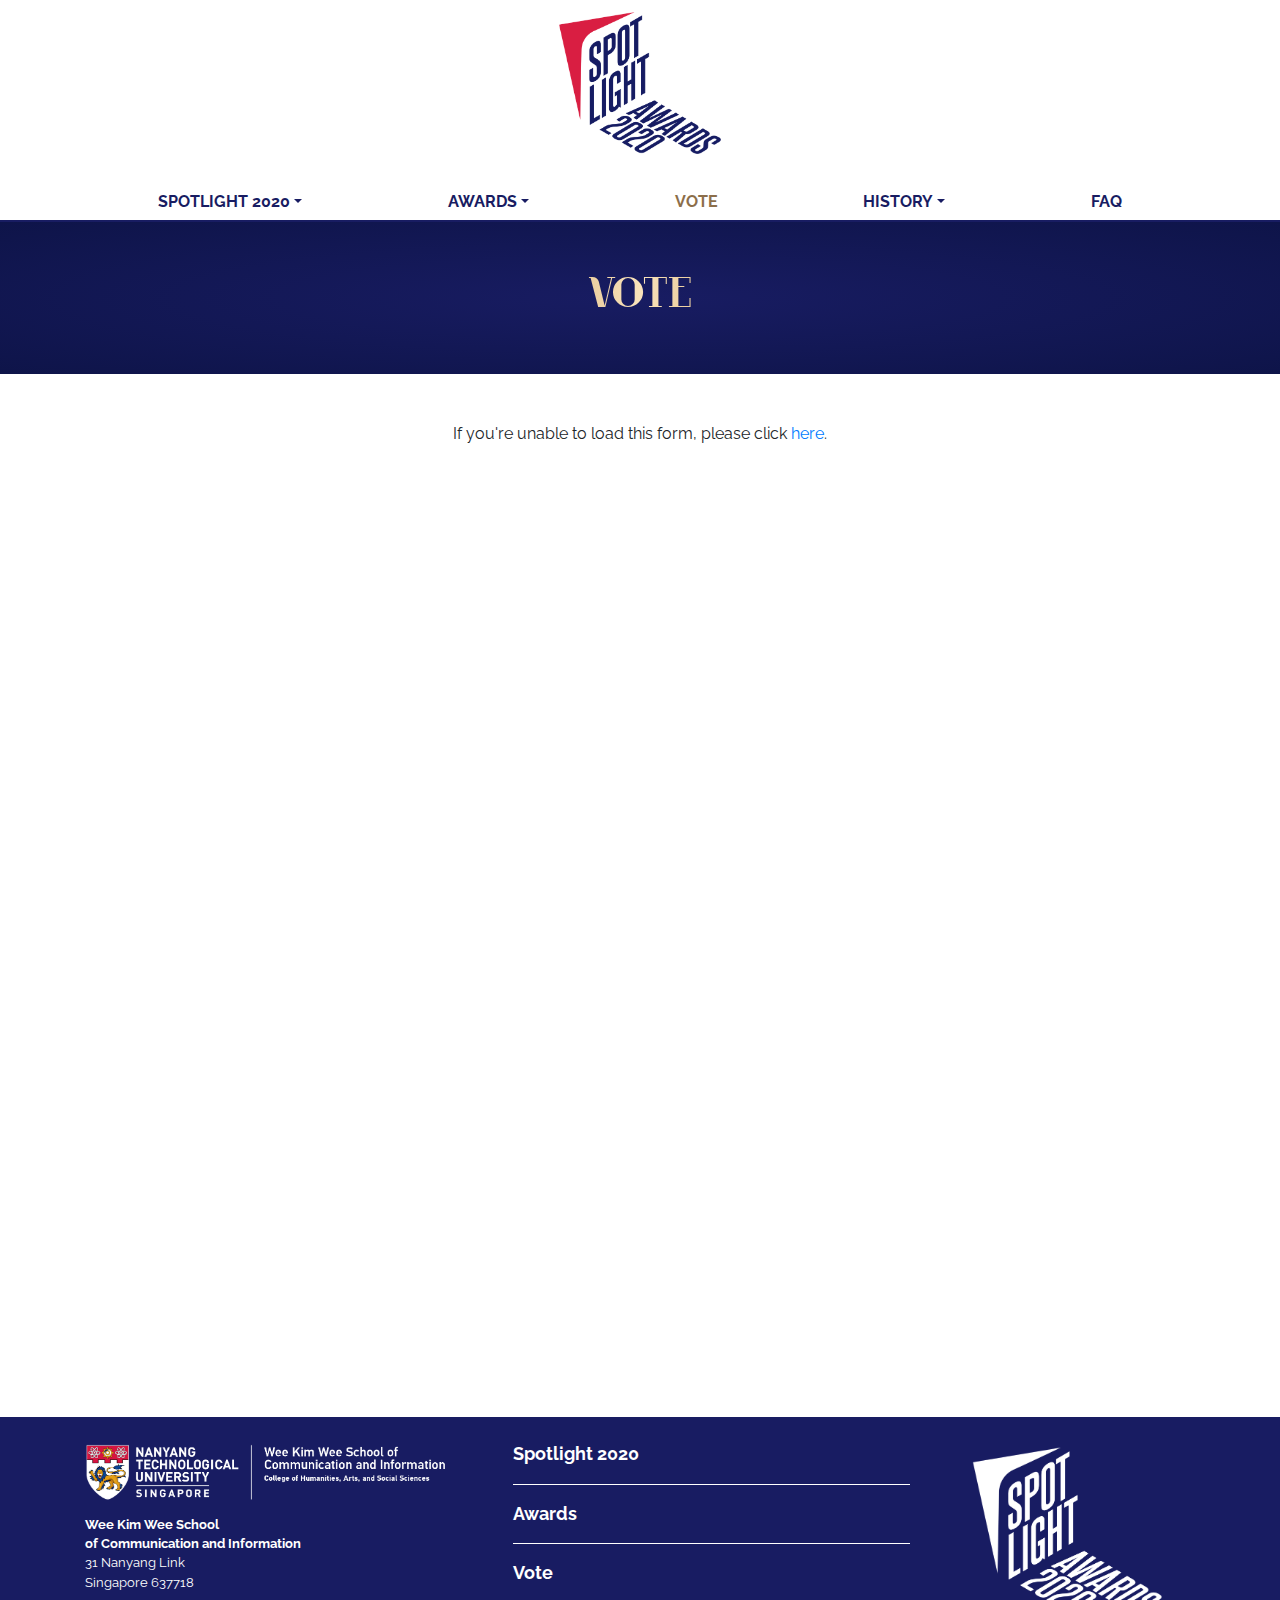
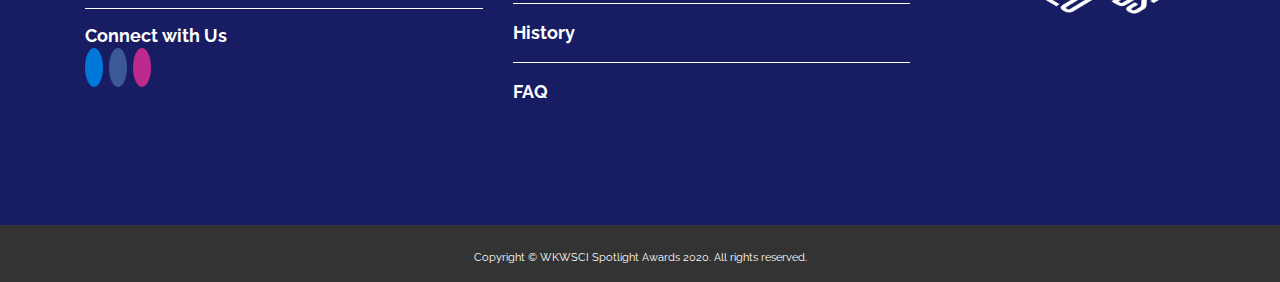
<file: vote.html>
<!DOCTYPE html>
<html lang="en"><!-- InstanceBegin template="/Templates/index.dwt" codeOutsideHTMLIsLocked="false" -->
  <head>
    <!-- Global site tag (gtag.js) - Google Analytics -->
    <script async src="https://www.googletagmanager.com/gtag/js?id=UA-171289237-1"></script>
    <script>
	  window.dataLayer = window.dataLayer || [];
	  function gtag(){dataLayer.push(arguments);}
	  gtag('js', new Date());

	  gtag('config', 'UA-171289237-1');
    </script>
    <meta charset="utf-8">
    <meta http-equiv="X-UA-Compatible" content="IE=edge">
    <meta name="viewport" content="width=device-width, initial-scale=1">
    <!-- InstanceBeginEditable name="title" -->
    <title>WKWSCI Spotlight Awards | Vote</title>
    <!-- InstanceEndEditable -->
    <link rel="icon" type="image/png" href="images/favicon.ico">
    <link href="css/bootstrap-4.3.1.css" rel="stylesheet">
    <link href="css/custom.css" rel="stylesheet">
    <link href="css/stylesheet.css" rel="stylesheet">
	<link href="https://fonts.googleapis.com/css2?family=Raleway:wght@400;700&display=swap" rel="stylesheet">
	<link rel="stylesheet" href="https://use.fontawesome.com/releases/v5.7.2/css/all.css" integrity="sha384-fnmOCqbTlWIlj8LyTjo7mOUStjsKC4pOpQbqyi7RrhN7udi9RwhKkMHpvLbHG9Sr" crossorigin="anonymous">
  </head>
  <!-- InstanceBeginEditable name="head" -->
  <!-- InstanceEndEditable -->
  <body>
    <div class="container d-none d-md-block">
	  <a href="index.html">
      	<img src="images/logo/Spotlight%20logo%20v1_1_NTU%20colours.png" alt="WKWSCI Spotlight Awards" width="15%" height="auto" class="center pb-3">
	  </a>
    </div>
	<nav class="navbar navbar-light navbar-expand-md justify-content-center">
	  <div class="container">
	    <a href="index.html" class="navbar-brand d-md-none">
			  <img src="images/logo/Spotlight%20logo%20v1_1_NTU%20colours.png" width="70px" alt="WKWSCI Spotlight Awards" style="margin-top: 35px">
		  </a>
	    <button class="navbar-toggler" type="button" data-toggle="collapse" data-target="#navbarSupportedContent" aria-controls="navbarSupportedContent" aria-expanded="false" aria-label="Toggle navigation" style="transform: translateY(-25px)">
		  <span class="navbar-toggler-icon"></span>
		  </button>
		  <div class="collapse navbar-collapse" id="navbarSupportedContent"><!-- InstanceBeginEditable name="navbar" -->
          <ul class="navbar-nav mr-auto nav-fill w-100">
            <li class="nav-item dropdown">
			  <a class="nav-link dropdown-toggle" href="index.html" id="spotlight" role="button" data-toggle="dropdown" aria-haspopup="true" aria-expanded="false" style="font-size: 1rem; font-weight: 700; color: #181C62; text-transform: uppercase;">Spotlight 2020</a>
              <div class="dropdown-menu" aria-labelledby="spotlight">
				  <a class="dropdown-item" href="index.html#intro">Introduction</a>
				  <a class="dropdown-item" href="index.html#team">The Team</a>
				  <a class="dropdown-item" href="index.html#sponsors">Sponsors</a>
			  </div>
            </li>
            <li class="nav-item dropdown">
				<a class="nav-link dropdown-toggle" href="awards.html" id="awards" role="button" data-toggle="dropdown" aria-haspopup="true" aria-expanded="false" style="font-size: 1rem; font-weight: 700; color: #181C62; text-transform: uppercase;">Awards</a>
                <div class="dropdown-menu" aria-labelledby="awards">
					<a class="dropdown-item" href="awards/alumni.html">Alumni Awards</a>
					<a class="dropdown-item" href="awards/fyp.html">Top FYP Awards</a>
					<a class="dropdown-item" href="awards/vanguard.html">Vanguard Awards</a>
					<a class="dropdown-item" href="awards/sra.html">Special Recognition Awards</a>
				</div>
            </li>
            <li class="nav-item">
				<a class="nav-link" href="vote.html" style="font-size: 1rem; font-weight: 700; color: #8c6e4a; text-transform: uppercase;">Vote</a>
			</li>
            <li class="nav-item dropdown">
				<a class="nav-link dropdown-toggle" id="history" role="button" data-toggle="dropdown" aria-haspopup="true" aria-expanded="false" style="font-size: 1rem; font-weight: 700; color: #181C62; text-transform: uppercase;">History</a>
                <div class="dropdown-menu" aria-labelledby="history">
					<a class="dropdown-item" href="history/2019.html">2019</a>
					<a class="dropdown-item" href="history/2018.html">2018</a>
					<a class="dropdown-item" href="history/2017.html">2017</a>
				</div>
            </li>
            <li class="nav-item">
				<a class="nav-link" href="faq.html" style="font-size: 1rem; font-weight: 700; color: #181C62; text-transform: uppercase;">FAQ</a>
			</li>
          </ul>
		  <!-- InstanceEndEditable --></div>
	  </div>
    </nav>
	<!-- InstanceBeginEditable name="body" -->
	<div class="container-fluid header-gradient">
		<div class="container pt-5 pb-5">
			<div class="row">
				<div class="col-sm-0 col-lg-2"></div>
				<div class="col-sm-12 col-lg-8">
					<h1 class="text-gradient">VOTE</h1>
				</div>
			</div>
		</div>
	</div>
	<div class="container pt-5 pb-5">
		<div class="row">
			<div class="col-sm-0 col-lg-2"></div>
			<div class="col-sm-12 col-lg-8">
				<p style="text-align: center">If you're unable to load this form, please click <a href="https://forms.office.com/Pages/ResponsePage.aspx?id=SJPOFSq-K0aPwOF2WpsgSnswo6HWAIdPhU_I4_bp7hVUNUg1NFQyUDVWMjVZNjhHQkVYVDBNUFU2Ry4u">here</a>.</p>
			</div>
		</div>
		<iframe width="100%" height= "1080px" src= "https://forms.office.com/Pages/ResponsePage.aspx?id=SJPOFSq-K0aPwOF2WpsgSnswo6HWAIdPhU_I4_bp7hVUNUg1NFQyUDVWMjVZNjhHQkVYVDBNUFU2Ry4u&embed=true" frameborder= "0" marginwidth= "0" marginheight= "0" style= "border: none; max-width:100%; max-height:100vh" allowfullscreen webkitallowfullscreen mozallowfullscreen msallowfullscreen> </iframe>
	</div>
	<!-- InstanceEndEditable -->
	<div style="background-color: #181c62">
	  <br>
		<div class="container" style="font-size: 0.8rem">
		  <div class="row">
			<div class="col-md-9 col-12">
			  <div class="row">
				<div class="col-12 col-md-7 col-xl-6 pb-3">
				  <img src="images/logo/CoHASS_WKWSCI_RW.png" alt="Wee Kim Wee School of Communication and Information" width="100%" id="wkwsci-logo">
				  <address style="color: #ffffff"><strong>Wee Kim Wee School<br>of Communication and Information</strong>
					<br>31 Nanyang Link
					<br>Singapore 637718
					<br>
				  </address>
				  <hr style="border-color: #ffffff">
				  <h4 class="footer" style="text-align: left; color: #ffffff">Connect with Us</h4>
					<a href="mailto:wkwsci.awards@ntu.edu.sg" class="far fa-envelope"></a>&nbsp;
					<a href="https://www.facebook.com/wkwsci/" class="fab fa-facebook-f"></a>&nbsp;
					<a href="https://www.instagram.com/wkwsci.awards/" class="fab fa-instagram"></a>&nbsp;
				</div>
				<div class="col-md-5 col-xl-6 d-none d-md-block" id="footernav">
				  <a class="footer" style="font-weight: 700; color: #ffffff" href="index.html#intro">Spotlight 2020</a>
				  <hr style="border-color: #ffffff">
				  <a class="footer" style="font-weight: 700; color: #ffffff" href="awards/alumni.html">Awards</a>
				  <hr style="border-color: #ffffff">
				  <a class="footer" style="font-weight: 700; color: #ffffff" href="vote.html">Vote</a>
				  <hr style="border-color: #ffffff">
				  <a class="footer" style="font-weight: 700; color: #ffffff" href="history.html">History</a>
				  <hr style="border-color: #ffffff">
				  <a class="footer" style="font-weight: 700; color: #ffffff" href="faq.html">FAQ</a>
				</div>
			  </div>
			</div>
			<div class="col-md-3 d-none d-md-block mt-md-0 mt-2">
			  <div align="center">
				<img src="images/logo/spotlight%20awards%20white.png" width="75%" alt="WeeVolunteer">
			  </div>
			</div>
		  </div>
		</div><br>
		<div class="d-none d-md-block">
		  <br><br><br><br>
		</div>
	  </div>
    <footer class="text-center" style="background-color: #333333">
      <div class="container">
        <div class="row">
          <div class="col-12">
              <br>
			  <p style="font-size: 0.7rem; color: #ffffff">Copyright © WKWSCI Spotlight Awards 2020. <span class="d-block d-sm-none"></span>All rights reserved.</p>
          </div>
        </div>
      </div>
    </footer>
    <!-- jQuery (necessary for Bootstrap's JavaScript plugins) -->
    <script src="js/jquery-3.2.1.min.js"></script>
    <!-- Include all compiled plugins (below), or include individual files as needed -->
    <script src="js/popper.min.js"></script>
    <script src="js/bootstrap-4.3.1.js"></script>
</body>
<!-- InstanceEnd --></html>
</file>
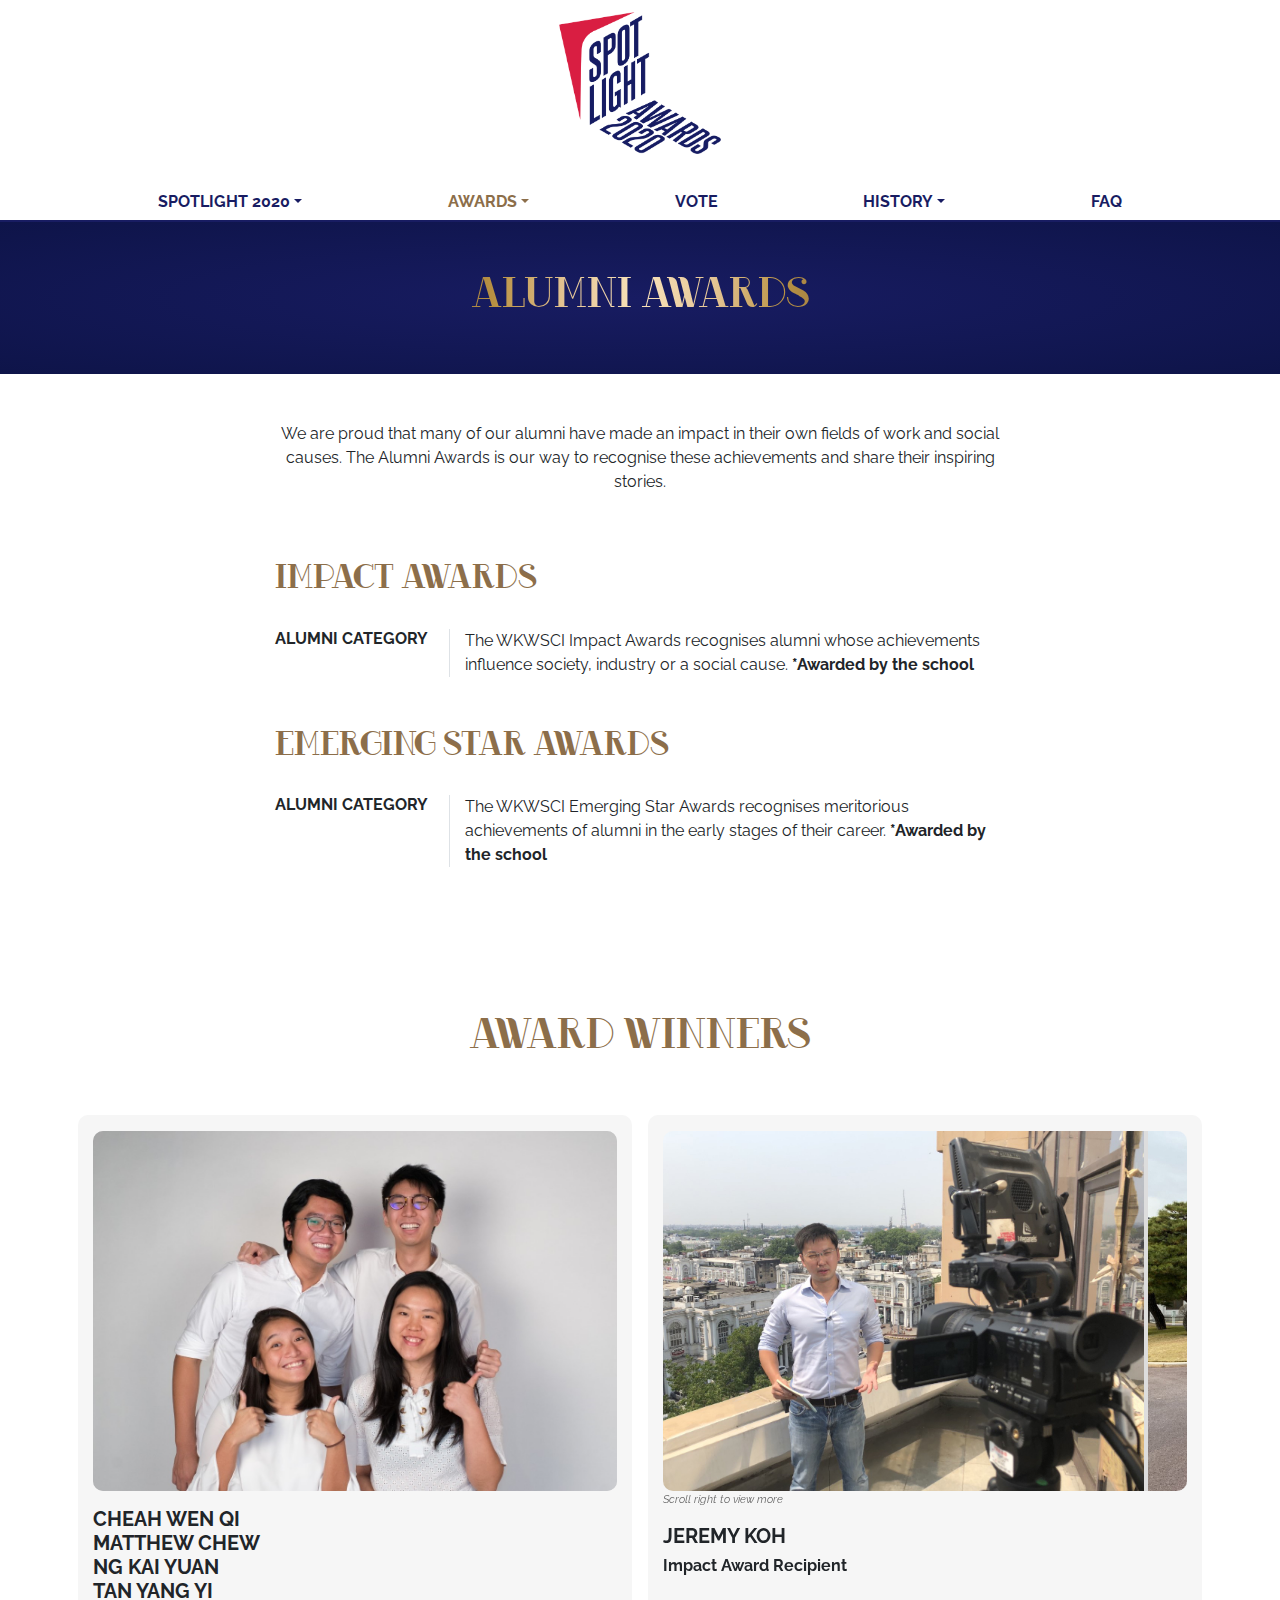
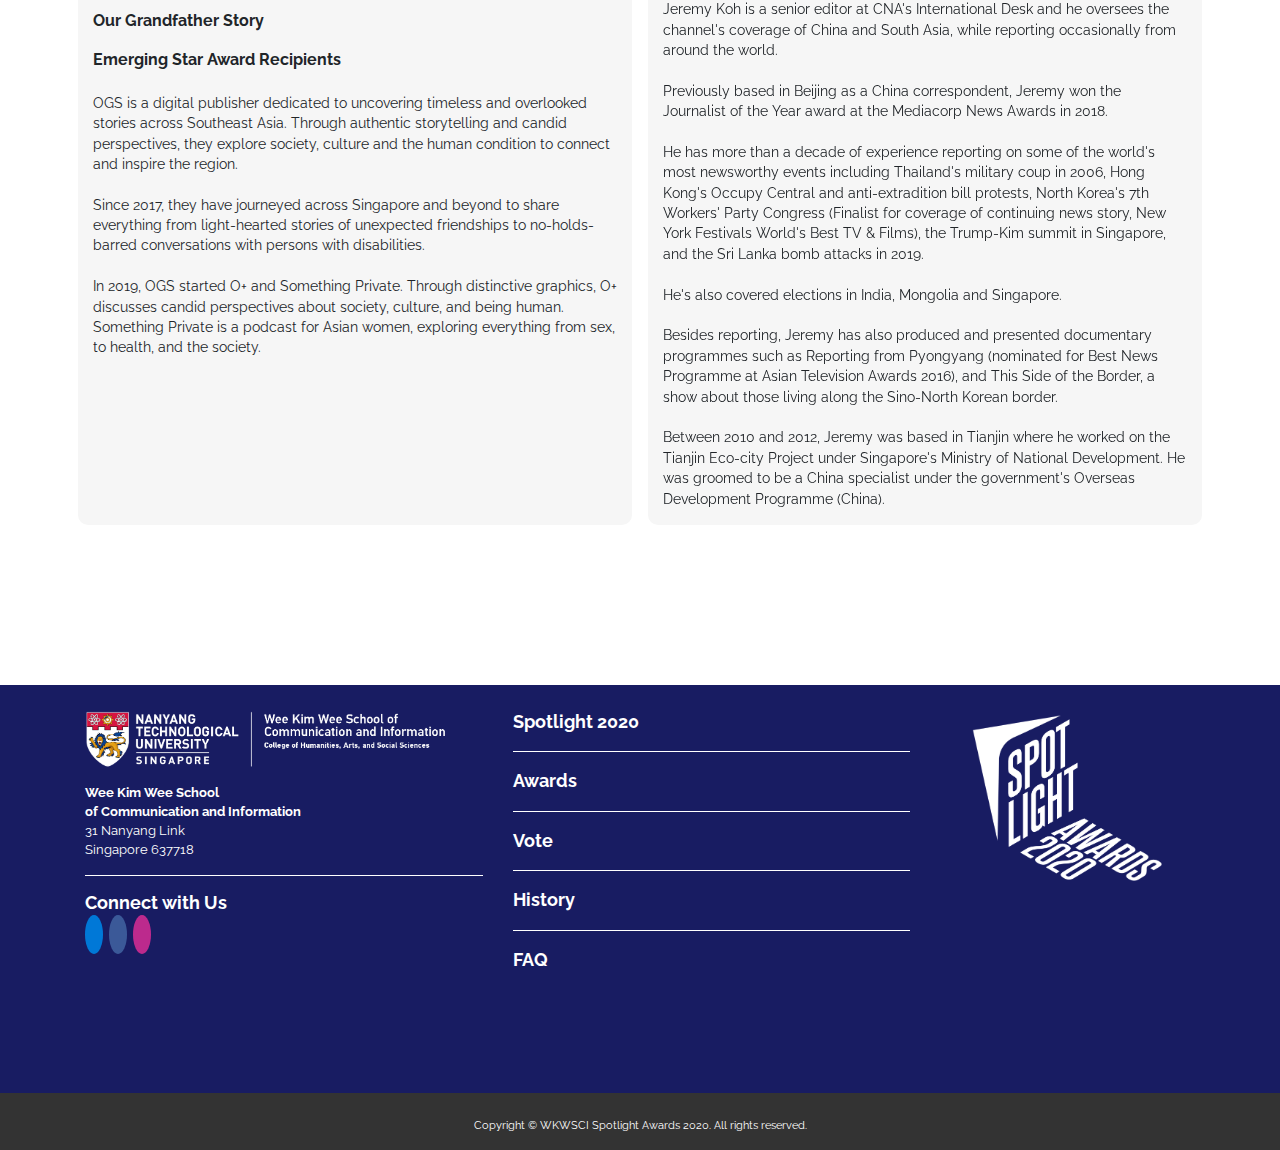
<file: awards/alumni.html>
<!DOCTYPE html>
<html lang="en"><!-- InstanceBegin template="/Templates/index.dwt" codeOutsideHTMLIsLocked="false" -->
  <head>
    <!-- Global site tag (gtag.js) - Google Analytics -->
    <script async src="https://www.googletagmanager.com/gtag/js?id=UA-171289237-1"></script>
    <script>
	  window.dataLayer = window.dataLayer || [];
	  function gtag(){dataLayer.push(arguments);}
	  gtag('js', new Date());

	  gtag('config', 'UA-171289237-1');
    </script>
    <meta charset="utf-8">
    <meta http-equiv="X-UA-Compatible" content="IE=edge">
    <meta name="viewport" content="width=device-width, initial-scale=1">
    <!-- InstanceBeginEditable name="title" -->
    <title>WKWSCI Spotlight Awards | Alumni Awards</title>
    <!-- InstanceEndEditable -->
    <link rel="icon" type="image/png" href="../images/favicon.ico">
    <link href="../css/bootstrap-4.3.1.css" rel="stylesheet">
    <link href="../css/custom.css" rel="stylesheet">
    <link href="../css/stylesheet.css" rel="stylesheet">
	<link href="https://fonts.googleapis.com/css2?family=Raleway:wght@400;700&display=swap" rel="stylesheet">
	<link rel="stylesheet" href="https://use.fontawesome.com/releases/v5.7.2/css/all.css" integrity="sha384-fnmOCqbTlWIlj8LyTjo7mOUStjsKC4pOpQbqyi7RrhN7udi9RwhKkMHpvLbHG9Sr" crossorigin="anonymous">
  </head>
  <!-- InstanceBeginEditable name="head" -->
  <!-- InstanceEndEditable -->
  <body>
    <div class="container d-none d-md-block">
	  <a href="../index.html">
      	<img src="../images/logo/Spotlight%20logo%20v1_1_NTU%20colours.png" alt="WKWSCI Spotlight Awards" width="15%" height="auto" class="center pb-3">
	  </a>
    </div>
	<nav class="navbar navbar-light navbar-expand-md justify-content-center">
	  <div class="container">
	    <a href="../index.html" class="navbar-brand d-md-none">
			  <img src="../images/logo/Spotlight%20logo%20v1_1_NTU%20colours.png" width="70px" alt="WKWSCI Spotlight Awards" style="margin-top: 35px">
		  </a>
	    <button class="navbar-toggler" type="button" data-toggle="collapse" data-target="#navbarSupportedContent" aria-controls="navbarSupportedContent" aria-expanded="false" aria-label="Toggle navigation" style="transform: translateY(-25px)">
		  <span class="navbar-toggler-icon"></span>
		  </button>
		  <div class="collapse navbar-collapse" id="navbarSupportedContent"><!-- InstanceBeginEditable name="navbar" -->
          <ul class="navbar-nav mr-auto nav-fill w-100">
            <li class="nav-item dropdown">
			  <a class="nav-link dropdown-toggle" href="../index.html" id="spotlight" role="button" data-toggle="dropdown" aria-haspopup="true" aria-expanded="false" style="font-size: 1rem; font-weight: 700; color: #181C62; text-transform: uppercase;">Spotlight 2020</a>
              <div class="dropdown-menu" aria-labelledby="spotlight">
				  <a class="dropdown-item" href="../index.html#intro">Introduction</a>
				  <a class="dropdown-item" href="../index.html#team">The Team</a>
				  <a class="dropdown-item" href="../index.html#sponsors">Sponsors</a>
			  </div>
            </li>
            <li class="nav-item dropdown">
				<a class="nav-link dropdown-toggle" href="../awards/alumni.html" id="awards" role="button" data-toggle="dropdown" aria-haspopup="true" aria-expanded="false" style="font-size: 1rem; font-weight: 700; color: #8c6e4a; text-transform: uppercase;">Awards</a>
                <div class="dropdown-menu" aria-labelledby="awards">
					<a class="dropdown-item" href="../awards/alumni.html">Alumni Awards</a>
					<a class="dropdown-item" href="../awards/fyp.html">Top FYP Awards</a>
					<a class="dropdown-item" href="../awards/vanguard.html">Vanguard Awards</a>
					<a class="dropdown-item" href="../awards/sra.html">Special Recognition Awards</a>
				</div>
            </li>
            <li class="nav-item">
				<a class="nav-link" href="../vote.html" style="font-size: 1rem; font-weight: 700; color: #181C62; text-transform: uppercase;">Vote</a>
			</li>
            <li class="nav-item dropdown">
				<a class="nav-link dropdown-toggle" id="history" role="button" data-toggle="dropdown" aria-haspopup="true" aria-expanded="false" style="font-size: 1rem; font-weight: 700; color: #181C62; text-transform: uppercase;">History</a>
                <div class="dropdown-menu" aria-labelledby="history">
					<a class="dropdown-item" href="../history/2019.html">2019</a>
					<a class="dropdown-item" href="../history/2018.html">2018</a>
					<a class="dropdown-item" href="../history/2017.html">2017</a>
				</div>
            </li>
            <li class="nav-item">
				<a class="nav-link" href="../faq.html" style="font-size: 1rem; font-weight: 700; color: #181C62; text-transform: uppercase;">FAQ</a>
			</li>
          </ul>
		  <!-- InstanceEndEditable --></div>
	  </div>
    </nav>
	<!-- InstanceBeginEditable name="body" -->
	<div class="container-fluid header-gradient">
		<div class="container pt-5 pb-5">
			<div class="row">
				<div class="col-sm-0 col-lg-2"></div>
				<div class="col-sm-12 col-lg-8">
					<h1 class="text-gradient">Alumni Awards</h1>
				</div>
			</div>
		</div>
	</div>
	<div class="container pt-3 pt-md-5 pb-5">
		<div class="row">
			<div class="col-sm-0 col-lg-2"></div>
			<div class="col-sm-12 col-lg-8">
				<div class="row pb-5">
					<div class="col-12">
						<p>We are proud that many of our alumni have made an impact in their own fields of work and social causes. The Alumni Awards is our way to recognise these achievements and share their inspiring stories.</p>
					</div>
				</div>	
				<div class="row pb-5">
					<div class="col-12">
						<h2 class="subcategories">Impact Awards</h2><br>
					</div>
					<div class="col-md-3 border-right">
						<h5 class="subcategories" style="margin-bottom: -15px; text-transform: uppercase;">Alumni Category</h5><br><hr class="d-md-none">
					</div>
					<div class="col-md-9">
						<p class="mb-0 subcategories">The WKWSCI Impact Awards recognises alumni whose achievements influence society, industry or a social cause. <b>*Awarded by the school</b></p>
					</div>
				</div>
				<div class="row pb-5">
					<div class="col-12">
						<h2 class="subcategories">Emerging Star Awards</h2><br>
					</div>
					<div class="col-md-3 border-right">
						<h5 class="subcategories" style="margin-bottom: -15px; text-transform: uppercase;">Alumni Category</h5><br><hr class="d-md-none">
					</div>
					<div class="col-md-9">
						<p class="mb-0 subcategories">The WKWSCI Emerging Star Awards recognises meritorious achievements of alumni in the early stages of their career. <b>*Awarded by the school</b></p>
					</div>
				</div>
			</div>
		</div>
		<div class="container pt-3 pt-md-5 pb-5">
			<div class="row">
				<div class="col-12">
					<h1 class="pt-5 pb-5">Award Winners</h1>
				</div>
				<div class="col-12 px-4 px-md-0">
					<div class="row pb-5 justify-content-center">
						<div class="col-12 col-md-6 px-2 pb-3">
							<div class="container" style="background-color: #f6f6f6; border-radius: 10px; height: 100%;">
								<div class="row">
									<div class="col-12 pt-3">
										<a href="https://ourgrandfatherstory.com">
											<figure class="mb-0">
												<ul class="solo-image">
													<img class="solo" src="../images/awards/alumni/ogs.jpg" alt="1">
												</ul>						
											</figure>
										</a>	
									</div>
									<div class="col-12 pt-3">
										<h4 style="text-align: left; text-transform: uppercase;">Cheah Wen Qi<br>Matthew Chew<br>Ng Kai Yuan<br>Tan Yang Yi</h4>
									  <h5 class="pb-3" style="text-align: left">Our Grandfather Story<br><br>Emerging Star Award Recipients</h5>
									  <p style="text-align: left; font-size: 0.85rem;">OGS is a digital publisher dedicated to uncovering timeless and overlooked stories across Southeast Asia. Through authentic storytelling and candid perspectives, they explore society, culture and the human condition to connect and inspire the region.<br><br>Since 2017, they have journeyed across Singapore and beyond to share everything from light-hearted stories of unexpected friendships to no-holds-barred conversations with persons with disabilities.<br><br>In 2019, OGS started O+ and Something Private. Through distinctive graphics, O+ discusses candid perspectives about society, culture, and being human. Something Private is a podcast for Asian women, exploring everything from sex, to health, and the society.</p>
								  </div>
								</div>
							</div>
						</div>	
						<div class="col-12 col-md-6 px-2 pb-3">
							<div class="container" style="background-color: #f6f6f6; border-radius: 10px; height: 100%;">
								<div class="row">
									<div class="col-12 pt-3">
										<a href="https://twitter.com/JeremyKohCNA">
											<figure class="mb-0">
												<ul class="images">
													<li><img src="../images/awards/alumni/jeremy-koh/jeremy-koh-1.jpg" alt="1"></li>
													<li><img src="../images/awards/alumni/jeremy-koh/jeremy-koh-2.jpg" alt="2"></li>
												</ul>
												<figcaption>Scroll right to view more</figcaption>
											</figure>
										</a>
									</div>
									<div class="col-12 pt-3">
										<h4 style="text-align: left; text-transform: uppercase;">Jeremy Koh</h4>
										<h5 class="pb-3" style="text-align: left">Impact Award Recipient</h5>
									  <p style="text-align: left; font-size: 0.85rem;">Jeremy Koh is a senior editor at CNA's International Desk and he oversees the channel's coverage of China and South Asia, while reporting occasionally from around the world.<br><br>Previously based in Beijing as a China correspondent, Jeremy won the Journalist of the Year award at the Mediacorp News Awards in 2018.<br><br>He has more than a decade of experience reporting on some of the world's most newsworthy events including Thailand's military coup in 2006, Hong Kong's Occupy Central and anti-extradition bill protests, North Korea's 7th Workers' Party Congress (Finalist for coverage of continuing news story, New York Festivals World's Best TV &amp; Films), the Trump-Kim summit in Singapore, and the Sri Lanka bomb attacks in 2019.<br><br>He's also covered elections in India, Mongolia and Singapore.<br><br>Besides reporting, Jeremy has also produced and presented documentary programmes such as Reporting from Pyongyang (nominated for Best News Programme at Asian Television Awards 2016), and This Side of the Border, a show about those living along the Sino-North Korean border.<br><br>Between 2010 and 2012, Jeremy was based in Tianjin where he worked on the Tianjin Eco-city Project under Singapore's Ministry of National Development. He was groomed to be a China specialist under the government's Overseas Development Programme (China).</p>
									</div>
								</div>
							</div>
						</div>
					</div>
				</div>
			</div>
		</div>
	</div>	
	<!-- InstanceEndEditable -->
	<div style="background-color: #181c62">
	  <br>
		<div class="container" style="font-size: 0.8rem">
		  <div class="row">
			<div class="col-md-9 col-12">
			  <div class="row">
				<div class="col-12 col-md-7 col-xl-6 pb-3">
				  <img src="../images/logo/CoHASS_WKWSCI_RW.png" alt="Wee Kim Wee School of Communication and Information" width="100%" id="wkwsci-logo">
				  <address style="color: #ffffff"><strong>Wee Kim Wee School<br>of Communication and Information</strong>
					<br>31 Nanyang Link
					<br>Singapore 637718
					<br>
				  </address>
				  <hr style="border-color: #ffffff">
				  <h4 class="footer" style="text-align: left; color: #ffffff">Connect with Us</h4>
					<a href="mailto:wkwsci.awards@ntu.edu.sg" class="far fa-envelope"></a>&nbsp;
					<a href="https://www.facebook.com/wkwsci/" class="fab fa-facebook-f"></a>&nbsp;
					<a href="https://www.instagram.com/wkwsci.awards/" class="fab fa-instagram"></a>&nbsp;
				</div>
				<div class="col-md-5 col-xl-6 d-none d-md-block" id="footernav">
				  <a class="footer" style="font-weight: 700; color: #ffffff" href="../index.html#intro">Spotlight 2020</a>
				  <hr style="border-color: #ffffff">
				  <a class="footer" style="font-weight: 700; color: #ffffff" href="alumni.html">Awards</a>
				  <hr style="border-color: #ffffff">
				  <a class="footer" style="font-weight: 700; color: #ffffff" href="../vote.html">Vote</a>
				  <hr style="border-color: #ffffff">
				  <a class="footer" style="font-weight: 700; color: #ffffff" href="../history.html">History</a>
				  <hr style="border-color: #ffffff">
				  <a class="footer" style="font-weight: 700; color: #ffffff" href="../faq.html">FAQ</a>
				</div>
			  </div>
			</div>
			<div class="col-md-3 d-none d-md-block mt-md-0 mt-2">
			  <div align="center">
				<img src="../images/logo/spotlight%20awards%20white.png" width="75%" alt="WeeVolunteer">
			  </div>
			</div>
		  </div>
		</div><br>
		<div class="d-none d-md-block">
		  <br><br><br><br>
		</div>
	  </div>
    <footer class="text-center" style="background-color: #333333">
      <div class="container">
        <div class="row">
          <div class="col-12">
              <br>
			  <p style="font-size: 0.7rem; color: #ffffff">Copyright © WKWSCI Spotlight Awards 2020. <span class="d-block d-sm-none"></span>All rights reserved.</p>
          </div>
        </div>
      </div>
    </footer>
    <!-- jQuery (necessary for Bootstrap's JavaScript plugins) -->
    <script src="../js/jquery-3.2.1.min.js"></script>
    <!-- Include all compiled plugins (below), or include individual files as needed -->
    <script src="../js/popper.min.js"></script>
    <script src="../js/bootstrap-4.3.1.js"></script>
</body>
<!-- InstanceEnd --></html>
</file>
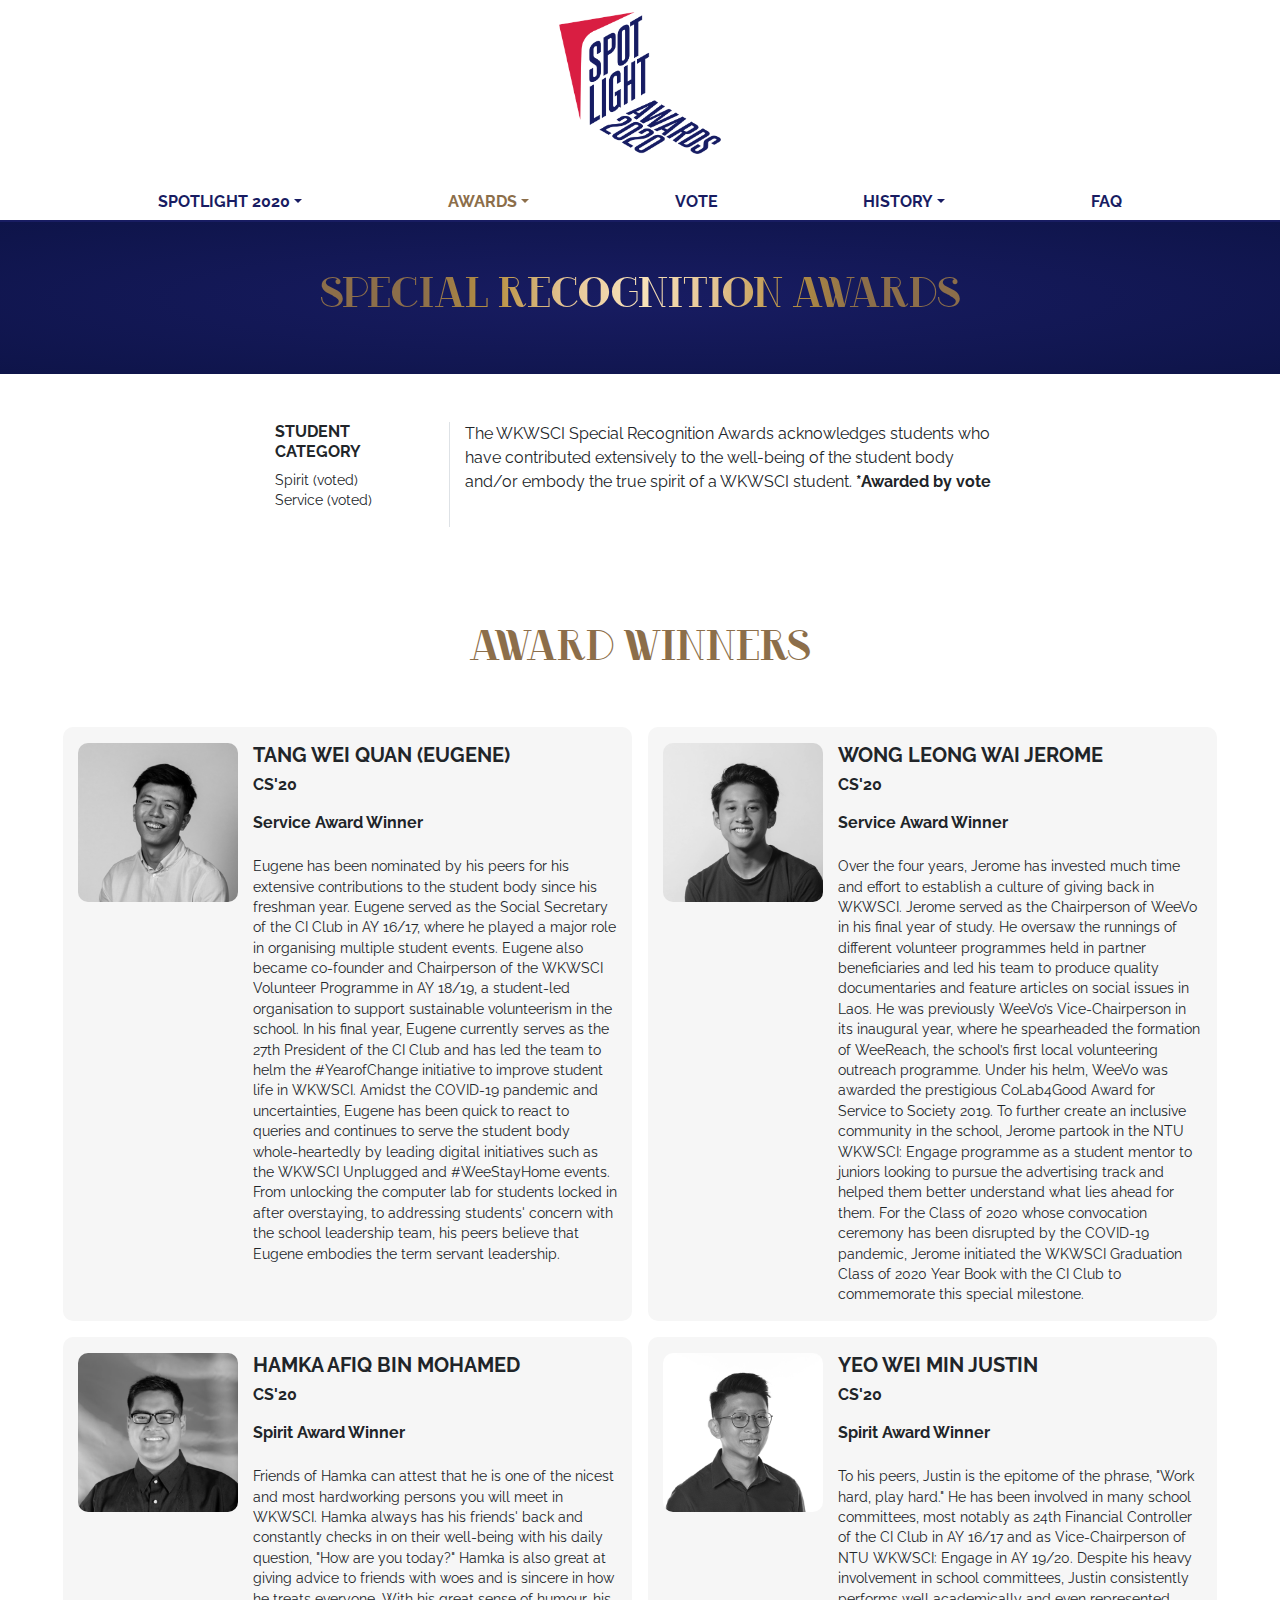
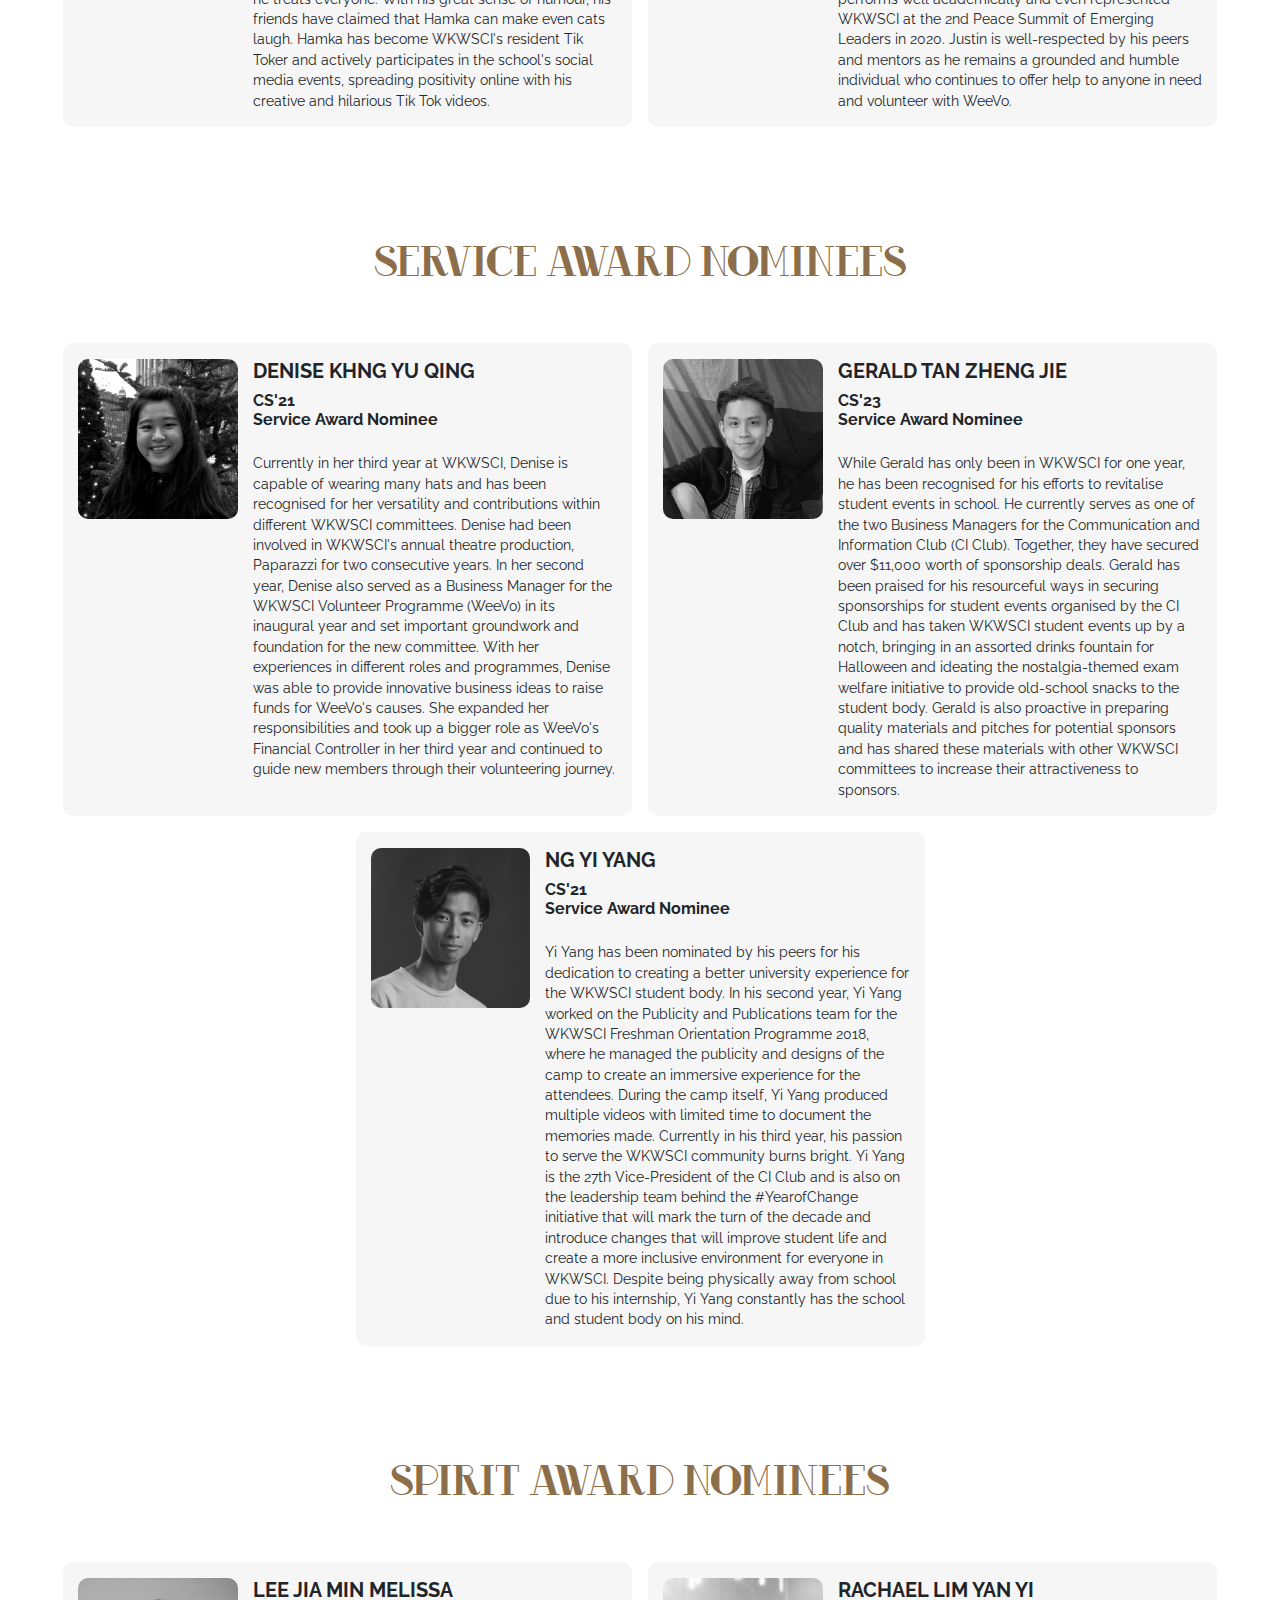
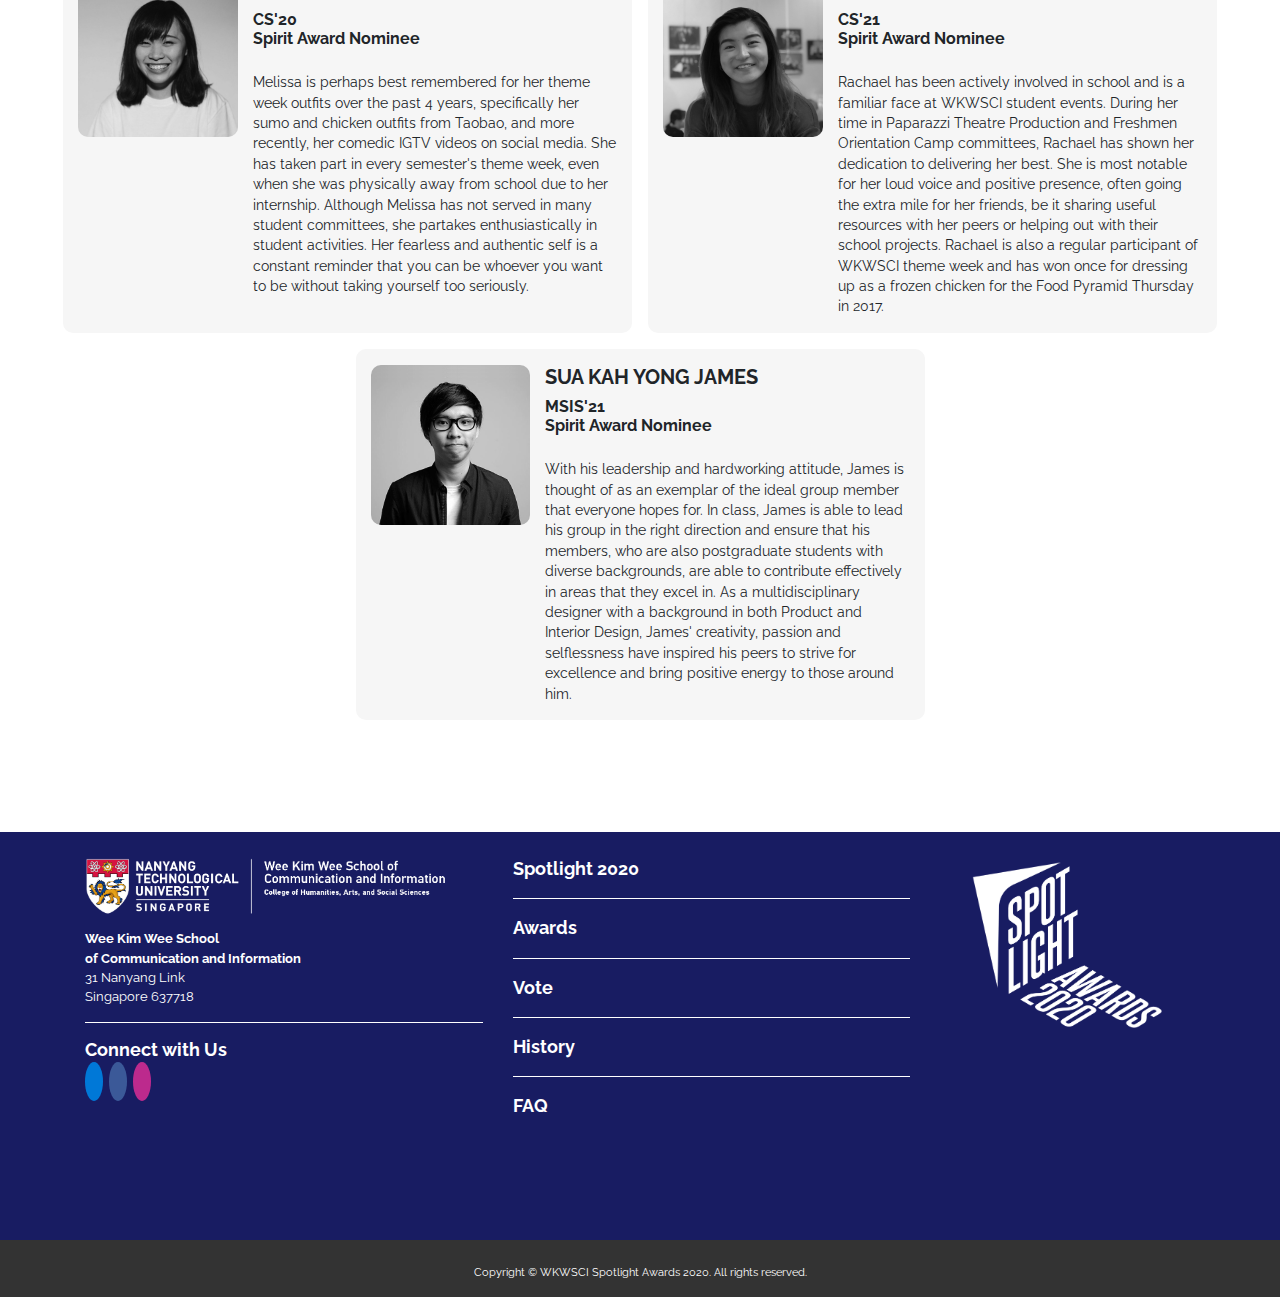
<file: awards/sra.html>
<!DOCTYPE html>
<html lang="en"><!-- InstanceBegin template="/Templates/index.dwt" codeOutsideHTMLIsLocked="false" -->
  <head>
    <!-- Global site tag (gtag.js) - Google Analytics -->
    <script async src="https://www.googletagmanager.com/gtag/js?id=UA-171289237-1"></script>
    <script>
	  window.dataLayer = window.dataLayer || [];
	  function gtag(){dataLayer.push(arguments);}
	  gtag('js', new Date());

	  gtag('config', 'UA-171289237-1');
    </script>
    <meta charset="utf-8">
    <meta http-equiv="X-UA-Compatible" content="IE=edge">
    <meta name="viewport" content="width=device-width, initial-scale=1">
    <!-- InstanceBeginEditable name="title" -->
    <title>WKWSCI Spotlight Awards | Special Recognition Awards</title>
    <!-- InstanceEndEditable -->
    <link rel="icon" type="image/png" href="../images/favicon.ico">
    <link href="../css/bootstrap-4.3.1.css" rel="stylesheet">
    <link href="../css/custom.css" rel="stylesheet">
    <link href="../css/stylesheet.css" rel="stylesheet">
	<link href="https://fonts.googleapis.com/css2?family=Raleway:wght@400;700&display=swap" rel="stylesheet">
	<link rel="stylesheet" href="https://use.fontawesome.com/releases/v5.7.2/css/all.css" integrity="sha384-fnmOCqbTlWIlj8LyTjo7mOUStjsKC4pOpQbqyi7RrhN7udi9RwhKkMHpvLbHG9Sr" crossorigin="anonymous">
  </head>
  <!-- InstanceBeginEditable name="head" -->
  <!-- InstanceEndEditable -->
  <body>
    <div class="container d-none d-md-block">
	  <a href="../index.html">
      	<img src="../images/logo/Spotlight%20logo%20v1_1_NTU%20colours.png" alt="WKWSCI Spotlight Awards" width="15%" height="auto" class="center pb-3">
	  </a>
    </div>
	<nav class="navbar navbar-light navbar-expand-md justify-content-center">
	  <div class="container">
	    <a href="../index.html" class="navbar-brand d-md-none">
			  <img src="../images/logo/Spotlight%20logo%20v1_1_NTU%20colours.png" width="70px" alt="WKWSCI Spotlight Awards" style="margin-top: 35px">
		  </a>
	    <button class="navbar-toggler" type="button" data-toggle="collapse" data-target="#navbarSupportedContent" aria-controls="navbarSupportedContent" aria-expanded="false" aria-label="Toggle navigation" style="transform: translateY(-25px)">
		  <span class="navbar-toggler-icon"></span>
		  </button>
		  <div class="collapse navbar-collapse" id="navbarSupportedContent"><!-- InstanceBeginEditable name="navbar" -->
          <ul class="navbar-nav mr-auto nav-fill w-100">
            <li class="nav-item dropdown">
			  <a class="nav-link dropdown-toggle" href="../index.html" id="spotlight" role="button" data-toggle="dropdown" aria-haspopup="true" aria-expanded="false" style="font-size: 1rem; font-weight: 700; color: #181C62; text-transform: uppercase;">Spotlight 2020</a>
              <div class="dropdown-menu" aria-labelledby="spotlight">
				  <a class="dropdown-item" href="../index.html#intro">Introduction</a>
				  <a class="dropdown-item" href="../index.html#team">The Team</a>
				  <a class="dropdown-item" href="../index.html#sponsors">Sponsors</a>
			  </div>
            </li>
            <li class="nav-item dropdown">
				<a class="nav-link dropdown-toggle" href="../awards/alumni.html" id="awards" role="button" data-toggle="dropdown" aria-haspopup="true" aria-expanded="false" style="font-size: 1rem; font-weight: 700; color: #8c6e4a; text-transform: uppercase;">Awards</a>
                <div class="dropdown-menu" aria-labelledby="awards">
					<a class="dropdown-item" href="../awards/alumni.html">Alumni Awards</a>
					<a class="dropdown-item" href="../awards/fyp.html">Top FYP Awards</a>
					<a class="dropdown-item" href="../awards/vanguard.html">Vanguard Awards</a>
					<a class="dropdown-item" href="../awards/sra.html">Special Recognition Awards</a>
				</div>
            </li>
            <li class="nav-item">
				<a class="nav-link" href="../vote.html" style="font-size: 1rem; font-weight: 700; color: #181C62; text-transform: uppercase;">Vote</a>
			</li>
            <li class="nav-item dropdown">
				<a class="nav-link dropdown-toggle" id="history" role="button" data-toggle="dropdown" aria-haspopup="true" aria-expanded="false" style="font-size: 1rem; font-weight: 700; color: #181C62; text-transform: uppercase;">History</a>
                <div class="dropdown-menu" aria-labelledby="history">
					<a class="dropdown-item" href="../history/2019.html">2019</a>
					<a class="dropdown-item" href="../history/2018.html">2018</a>
					<a class="dropdown-item" href="../history/2017.html">2017</a>
				</div>
            </li>
            <li class="nav-item">
				<a class="nav-link" href="../faq.html" style="font-size: 1rem; font-weight: 700; color: #181C62; text-transform: uppercase;">FAQ</a>
			</li>
          </ul>
		  <!-- InstanceEndEditable --></div>
	  </div>
    </nav>
	<!-- InstanceBeginEditable name="body" -->
	<div class="container-fluid header-gradient">
		<div class="container pt-5 pb-5">
			<div class="row">
				<div class="col-sm-0 col-lg-2"></div>
				<div class="col-sm-12 col-lg-8">
					<h1 class="text-gradient">Special Recognition Awards</h1>
				</div>
			</div>
		</div>
	</div>
	<div class="container pt-3 pt-md-5 pb-5">
		<div class="row">
			<div class="col-sm-0 col-lg-2"></div>
			<div class="col-sm-12 col-lg-8 pb-5">
				<div class="row">
					<div class="col-md-3 border-right">
						<h5 class="subcategories" style="margin-bottom: -15px; text-transform: uppercase;">Student Category</h5><br><p class="subcategories" style="font-size: 0.85rem;">Spirit (voted)<br>Service (voted)</p><hr class="d-md-none">
					</div>
					<div class="col-md-9">
						<p class="mb-0 subcategories">The WKWSCI Special Recognition Awards acknowledges students who have contributed extensively to the well-being of the student body and/or embody the true spirit of a WKWSCI student. <b>*Awarded by vote</b></p>
					</div>
				</div>
			</div>
			<div class="col-12">
				<h1 class="pt-5 pb-5">Award Winners</h1>
			</div>
			<div class="col-12 px-4 px-md-0">
				<div class="row pb-5 justify-content-center">
					<div class="col-12 col-md-6 px-2 pb-3">
						<div class="container" style="background-color: #f6f6f6; border-radius: 10px; height: 100%;">
							<div class="row">
								<div class="col-12 col-md-4 pt-3 pb-3">
									<img src="../images/awards/sra/SRA_Service_Tang Wei Quan.jpg" style="border-radius: 10px;" width="100%" alt="Tang Wei Quan">
								</div>
								<div class="col-12 col-md-8 pt-3 pl-md-0">
									<h4 style="text-align: left; text-transform: uppercase;">Tang Wei Quan (Eugene)</h4>
									<h5 class="pb-3" style="text-align: left">CS'20<br><br>Service Award Winner</h5>
									<p style="text-align: left; font-size: 0.85rem;">Eugene has been nominated by his peers for his extensive contributions to the student body since his freshman year. Eugene served as the Social Secretary of the CI Club in AY 16/17, where he played a major role in organising multiple student events. Eugene also became co-founder and Chairperson of the WKWSCI Volunteer Programme in AY 18/19, a student-led organisation to support sustainable volunteerism in the school. In his final year, Eugene currently serves as the 27th President of the CI Club and has led the team to helm the #YearofChange initiative to improve student life in WKWSCI. Amidst the COVID-19 pandemic and uncertainties, Eugene has been quick to react to queries and continues to serve the student body whole-heartedly by leading digital initiatives such as the WKWSCI Unplugged and #WeeStayHome events. From unlocking the computer lab for students locked in after overstaying, to addressing students' concern with the school leadership team, his peers believe that Eugene embodies the term servant leadership.</p>
								</div>
							</div>
						</div>
					</div>
					<div class="col-12 col-md-6 px-2 pb-3">
						<div class="container" style="background-color: #f6f6f6; border-radius: 10px; height: 100%;">
							<div class="row">
								<div class="col-12 col-md-4 pt-3 pb-3">
									<img src="../images/awards/sra/SRA_Service_Wong Leong Wai Jerome.jpg" style="border-radius: 10px;" width="100%" alt="Wong Leong Wai Jerome">
								</div>
								<div class="col-12 col-md-8 pt-3 pl-md-0">
									<h4 style="text-align: left; text-transform: uppercase;">Wong Leong Wai Jerome</h4>
									<h5 class="pb-3" style="text-align: left">CS'20<br><br>Service Award Winner</h5>
									<p style="text-align: left; font-size: 0.85rem;">Over the four years, Jerome has invested much time and effort to establish a culture of giving back in WKWSCI. Jerome served as the Chairperson of WeeVo in his final year of study. He oversaw the runnings of different volunteer programmes held in partner beneficiaries and led his team to produce quality documentaries and feature articles on social issues in Laos. He was previously WeeVo’s Vice-Chairperson in its inaugural year, where he spearheaded the formation of WeeReach, the school’s first local volunteering outreach programme. Under his helm, WeeVo was awarded the prestigious CoLab4Good Award for Service to Society 2019. To further create an inclusive community in the school, Jerome partook in the NTU WKWSCI: Engage programme as a student mentor to juniors looking to pursue the advertising track and helped them better understand what lies ahead for them. For the Class of 2020 whose convocation ceremony has been disrupted by the COVID-19 pandemic, Jerome initiated the WKWSCI Graduation Class of 2020 Year Book with the CI Club to commemorate this special milestone.</p>
								</div>
							</div>
						</div>
					</div>
					<div class="col-12 col-md-6 px-2 pb-3">
						<div class="container" style="background-color: #f6f6f6; border-radius: 10px; height: 100%;">
							<div class="row">
								<div class="col-12 col-md-4 pt-3 pb-3">
									<img src="../images/awards/sra/SRA_Spirit_Hamka Afiq Mohamed.jpg" style="border-radius: 10px;" width="100%" alt="Hamka Afiq Bin Mohamed">
								</div>
								<div class="col-12 col-md-8 pt-3 pl-md-0">
									<h4 style="text-align: left; text-transform: uppercase;">Hamka Afiq Bin Mohamed</h4>
									<h5 class="pb-3" style="text-align: left">CS'20<br><br>Spirit Award Winner</h5>
								  <p style="text-align: left; font-size: 0.85rem;">Friends of Hamka can attest that he is one of the nicest and most hardworking persons you will meet in WKWSCI. Hamka always has his friends' back and constantly checks in on their well-being with his daily question, "How are you today?" Hamka is also great at giving advice to friends with woes and is sincere in how he treats everyone. With his great sense of humour, his friends have claimed that Hamka can make even cats laugh. Hamka has become WKWSCI's resident Tik Toker and actively participates in the school's social media events, spreading positivity online with his creative and hilarious Tik Tok videos.</p>
								</div>
							</div>
						</div>
					</div>
					<div class="col-12 col-md-6 px-2 pb-3">
						<div class="container" style="background-color: #f6f6f6; border-radius: 10px; height: 100%;">
							<div class="row">
								<div class="col-12 col-md-4 pt-3 pb-3">
									<img src="../images/awards/sra/SRA_Spirit_Yeo Wei Min Justin.jpg" style="border-radius: 10px;" width="100%" alt="Yeo Wei Min Justin">
								</div>
								<div class="col-12 col-md-8 pt-3 pl-md-0">
									<h4 style="text-align: left; text-transform: uppercase;">Yeo Wei Min Justin</h4>
									<h5 class="pb-3" style="text-align: left">CS'20<br><br>Spirit Award Winner</h5>
									<p style="text-align: left; font-size: 0.85rem;">To his peers, Justin is the epitome of the phrase, "Work hard, play hard." He has been involved in many school committees, most notably as 24th Financial Controller of the CI Club in AY 16/17 and as Vice-Chairperson of NTU WKWSCI: Engage in AY 19/20. Despite his heavy involvement in school committees, Justin consistently performs well academically and even represented WKWSCI at the 2nd Peace Summit of Emerging Leaders in 2020. Justin is well-respected by his peers and mentors as he remains a grounded and humble individual who continues to offer help to anyone in need and volunteer with WeeVo.</p>
								</div>
							</div>
						</div>
					</div>
				</div>
			</div>
			<div class="col-12">
				<h1 class="pt-5 pb-5">Service Award Nominees</h1>
			</div>
			<div class="col-12 px-4 px-md-0">
				<div class="row pb-5 justify-content-center">
					<div class="col-12 col-md-6 px-2 pb-3">
						<div class="container" style="background-color: #f6f6f6; border-radius: 10px; height: 100%;">
							<div class="row">
								<div class="col-12 col-md-4 pt-3 pb-3">
									<img src="../images/awards/sra/SRA_Service_Denise Khng Yu Qing.jpg" style="border-radius: 10px;" width="100%" alt="Denise Khng Yu Qing">
								</div>
								<div class="col-12 col-md-8 pt-3 pl-md-0">
									<h4 style="text-align: left; text-transform: uppercase;">Denise Khng Yu Qing</h4>
									<h5 class="pb-3" style="text-align: left">CS'21<br>Service Award Nominee</h5>
									<p style="text-align: left; font-size: 0.85rem;">Currently in her third year at WKWSCI, Denise is capable of wearing many hats and has been recognised for her versatility and contributions within different WKWSCI committees. Denise had been involved in WKWSCI's annual theatre production, Paparazzi for two consecutive years. In her second year, Denise also served as a Business Manager for the WKWSCI Volunteer Programme (WeeVo) in its inaugural year and set important groundwork and foundation for the new committee. With her experiences in different roles and programmes, Denise was able to provide innovative business ideas to raise funds for WeeVo's causes. She expanded her responsibilities and took up a bigger role as WeeVo's Financial Controller in her third year and continued to guide new members through their volunteering journey.</p>
								</div>
							</div>
						</div>
					</div>	
					<div class="col-12 col-md-6 px-2 pb-3">
						<div class="container" style="background-color: #f6f6f6; border-radius: 10px; height: 100%;">
							<div class="row">
								<div class="col-12 col-md-4 pt-3 pb-3">
									<img src="../images/awards/sra/SRA_Service_Gerald Tan Zheng Jie.jpg" style="border-radius: 10px;" width="100%" alt="Gerald Tan Zheng Jie">
								</div>
								<div class="col-12 col-md-8 pt-3 pl-md-0">
									<h4 style="text-align: left; text-transform: uppercase;">Gerald Tan Zheng Jie</h4>
									<h5 class="pb-3" style="text-align: left">CS'23<br>Service Award Nominee</h5>
									<p style="text-align: left; font-size: 0.85rem;">While Gerald has only been in WKWSCI for one year, he has been recognised for his efforts to revitalise student events in school. He currently serves as one of the two Business Managers for the Communication and Information Club (CI Club). Together, they have secured over $11,000 worth of sponsorship deals. Gerald has been praised for his resourceful ways in securing sponsorships for student events organised by the CI Club and has taken WKWSCI student events up by a notch, bringing in an assorted drinks fountain for Halloween and ideating the nostalgia-themed exam welfare initiative to provide old-school snacks to the student body. Gerald is also proactive in preparing quality materials and pitches for potential sponsors and has shared these materials with other WKWSCI committees to increase their attractiveness to sponsors.</p>
								</div>
							</div>
						</div>
					</div>	
					<div class="col-12 col-md-6 px-2 pb-3">
						<div class="container" style="background-color: #f6f6f6; border-radius: 10px; height: 100%;">
							<div class="row">
								<div class="col-12 col-md-4 pt-3 pb-3">
									<img src="../images/awards/sra/SRA_Service_Ng Yi Yang.jpg" style="border-radius: 10px;" width="100%" alt="Ng Yi Yang">
								</div>
								<div class="col-12 col-md-8 pt-3 pl-md-0">
									<h4 style="text-align: left; text-transform: uppercase;">Ng Yi Yang</h4>
									<h5 class="pb-3" style="text-align: left">CS'21<br>Service Award Nominee</h5>
									<p style="text-align: left; font-size: 0.85rem;">Yi Yang has been nominated by his peers for his dedication to creating a better university experience for the WKWSCI student body. In his second year, Yi Yang worked on the Publicity and Publications team for the WKWSCI Freshman Orientation Programme 2018, where he managed the publicity and designs of the camp to create an immersive experience for the attendees. During the camp itself, Yi Yang produced multiple videos with limited time to document the memories made. Currently in his third year, his passion to serve the WKWSCI community burns bright. Yi Yang is the 27th Vice-President of the CI Club and is also on the leadership team behind the #YearofChange initiative that will mark the turn of the decade and introduce changes that will improve student life and create a more inclusive environment for everyone in WKWSCI. Despite being physically away from school due to his internship, Yi Yang constantly has the school and student body on his mind.</p>
								</div>
							</div>
						</div>
					</div>	
				</div>
			</div>	
			<div class="col-12">
				<h1 class="pt-5 pb-5">Spirit Award Nominees</h1>
			</div>
			<div class="col-12 px-4 px-md-0">
				<div class="row pb-5 justify-content-center">	
					<div class="col-12 col-md-6 px-2 pb-3">
						<div class="container" style="background-color: #f6f6f6; border-radius: 10px; height: 100%;">
							<div class="row">
								<div class="col-12 col-md-4 pt-3 pb-3">
									<img src="../images/awards/sra/SRA_Spirit_Lee Jia Min Melissa.jpg" style="border-radius: 10px;" width="100%" alt="Lee Jia Min Melissa">
								</div>
								<div class="col-12 col-md-8 pt-3 pl-md-0">
									<h4 style="text-align: left; text-transform: uppercase;">Lee Jia Min Melissa</h4>
									<h5 class="pb-3" style="text-align: left">CS'20<br>Spirit Award Nominee</h5>
									<p style="text-align: left; font-size: 0.85rem;">Melissa is perhaps best remembered for her theme week outfits over the past 4 years, specifically her sumo and chicken outfits from Taobao, and more recently, her comedic IGTV videos on social media. She has taken part in every semester's theme week, even when she was physically away from school due to her internship. Although Melissa has not served in many student committees, she partakes enthusiastically in student activities. Her fearless and authentic self is a constant reminder that you can be whoever you want to be without taking yourself too seriously.</p>
								</div>
							</div>
						</div>
					</div>	
					<div class="col-12 col-md-6 px-2 pb-3">
						<div class="container" style="background-color: #f6f6f6; border-radius: 10px; height: 100%;">
							<div class="row">
								<div class="col-12 col-md-4 pt-3 pb-3">
									<img src="../images/awards/sra/SRA_Spirit_Rachael Lim Yan Yi.jpg" style="border-radius: 10px;" width="100%" alt="Rachael Lim Yan Yi">
								</div>
								<div class="col-12 col-md-8 pt-3 pl-md-0">
									<h4 style="text-align: left; text-transform: uppercase;">Rachael Lim Yan Yi</h4>
									<h5 class="pb-3" style="text-align: left">CS'21<br>Spirit Award Nominee</h5>
									<p style="text-align: left; font-size: 0.85rem;">Rachael has been actively involved in school and is a familiar face at WKWSCI student events. During her time in Paparazzi Theatre Production and Freshmen Orientation Camp committees, Rachael has shown her dedication to delivering her best. She is most notable for her loud voice and positive presence, often going the extra mile for her friends, be it sharing useful resources with her peers or helping out with their school projects. Rachael is also a regular participant of WKWSCI theme week and has won once for dressing up as a frozen chicken for the Food Pyramid Thursday in 2017.</p>
								</div>
							</div>
						</div>
					</div>
					<div class="col-12 col-md-6 px-2 pb-3">
						<div class="container" style="background-color: #f6f6f6; border-radius: 10px; height: 100%;">
							<div class="row">
								<div class="col-12 col-md-4 pt-3 pb-3">
									<img src="../images/awards/sra/SRA_Spirit_Sua Kah Yong James.jpg" style="border-radius: 10px;" width="100%" alt="Sua Kah Yong James">
								</div>
								<div class="col-12 col-md-8 pt-3 pl-md-0">
									<h4 style="text-align: left; text-transform: uppercase;">Sua Kah Yong James</h4>
									<h5 class="pb-3" style="text-align: left">MSIS'21<br>Spirit Award Nominee</h5>
									<p style="text-align: left; font-size: 0.85rem;">With his leadership and hardworking attitude, James is thought of as an exemplar of the ideal group member that everyone hopes for. In class, James is able to lead his group in the right direction and ensure that his members, who are also postgraduate students with diverse backgrounds, are able to contribute effectively in areas that they excel in. As a multidisciplinary designer with a background in both Product and Interior Design, James' creativity, passion and selflessness have inspired his peers to strive for excellence and bring positive energy to those around him.</p>
								</div>
							</div>
						</div>
					</div>	
				</div>
			</div>
		</div>
	</div>	
	<!-- InstanceEndEditable -->
	<div style="background-color: #181c62">
	  <br>
		<div class="container" style="font-size: 0.8rem">
		  <div class="row">
			<div class="col-md-9 col-12">
			  <div class="row">
				<div class="col-12 col-md-7 col-xl-6 pb-3">
				  <img src="../images/logo/CoHASS_WKWSCI_RW.png" alt="Wee Kim Wee School of Communication and Information" width="100%" id="wkwsci-logo">
				  <address style="color: #ffffff"><strong>Wee Kim Wee School<br>of Communication and Information</strong>
					<br>31 Nanyang Link
					<br>Singapore 637718
					<br>
				  </address>
				  <hr style="border-color: #ffffff">
				  <h4 class="footer" style="text-align: left; color: #ffffff">Connect with Us</h4>
					<a href="mailto:wkwsci.awards@ntu.edu.sg" class="far fa-envelope"></a>&nbsp;
					<a href="https://www.facebook.com/wkwsci/" class="fab fa-facebook-f"></a>&nbsp;
					<a href="https://www.instagram.com/wkwsci.awards/" class="fab fa-instagram"></a>&nbsp;
				</div>
				<div class="col-md-5 col-xl-6 d-none d-md-block" id="footernav">
				  <a class="footer" style="font-weight: 700; color: #ffffff" href="../index.html#intro">Spotlight 2020</a>
				  <hr style="border-color: #ffffff">
				  <a class="footer" style="font-weight: 700; color: #ffffff" href="alumni.html">Awards</a>
				  <hr style="border-color: #ffffff">
				  <a class="footer" style="font-weight: 700; color: #ffffff" href="../vote.html">Vote</a>
				  <hr style="border-color: #ffffff">
				  <a class="footer" style="font-weight: 700; color: #ffffff" href="../history.html">History</a>
				  <hr style="border-color: #ffffff">
				  <a class="footer" style="font-weight: 700; color: #ffffff" href="../faq.html">FAQ</a>
				</div>
			  </div>
			</div>
			<div class="col-md-3 d-none d-md-block mt-md-0 mt-2">
			  <div align="center">
				<img src="../images/logo/spotlight%20awards%20white.png" width="75%" alt="WeeVolunteer">
			  </div>
			</div>
		  </div>
		</div><br>
		<div class="d-none d-md-block">
		  <br><br><br><br>
		</div>
	  </div>
    <footer class="text-center" style="background-color: #333333">
      <div class="container">
        <div class="row">
          <div class="col-12">
              <br>
			  <p style="font-size: 0.7rem; color: #ffffff">Copyright © WKWSCI Spotlight Awards 2020. <span class="d-block d-sm-none"></span>All rights reserved.</p>
          </div>
        </div>
      </div>
    </footer>
    <!-- jQuery (necessary for Bootstrap's JavaScript plugins) -->
    <script src="../js/jquery-3.2.1.min.js"></script>
    <!-- Include all compiled plugins (below), or include individual files as needed -->
    <script src="../js/popper.min.js"></script>
    <script src="../js/bootstrap-4.3.1.js"></script>
</body>
<!-- InstanceEnd --></html>
</file>
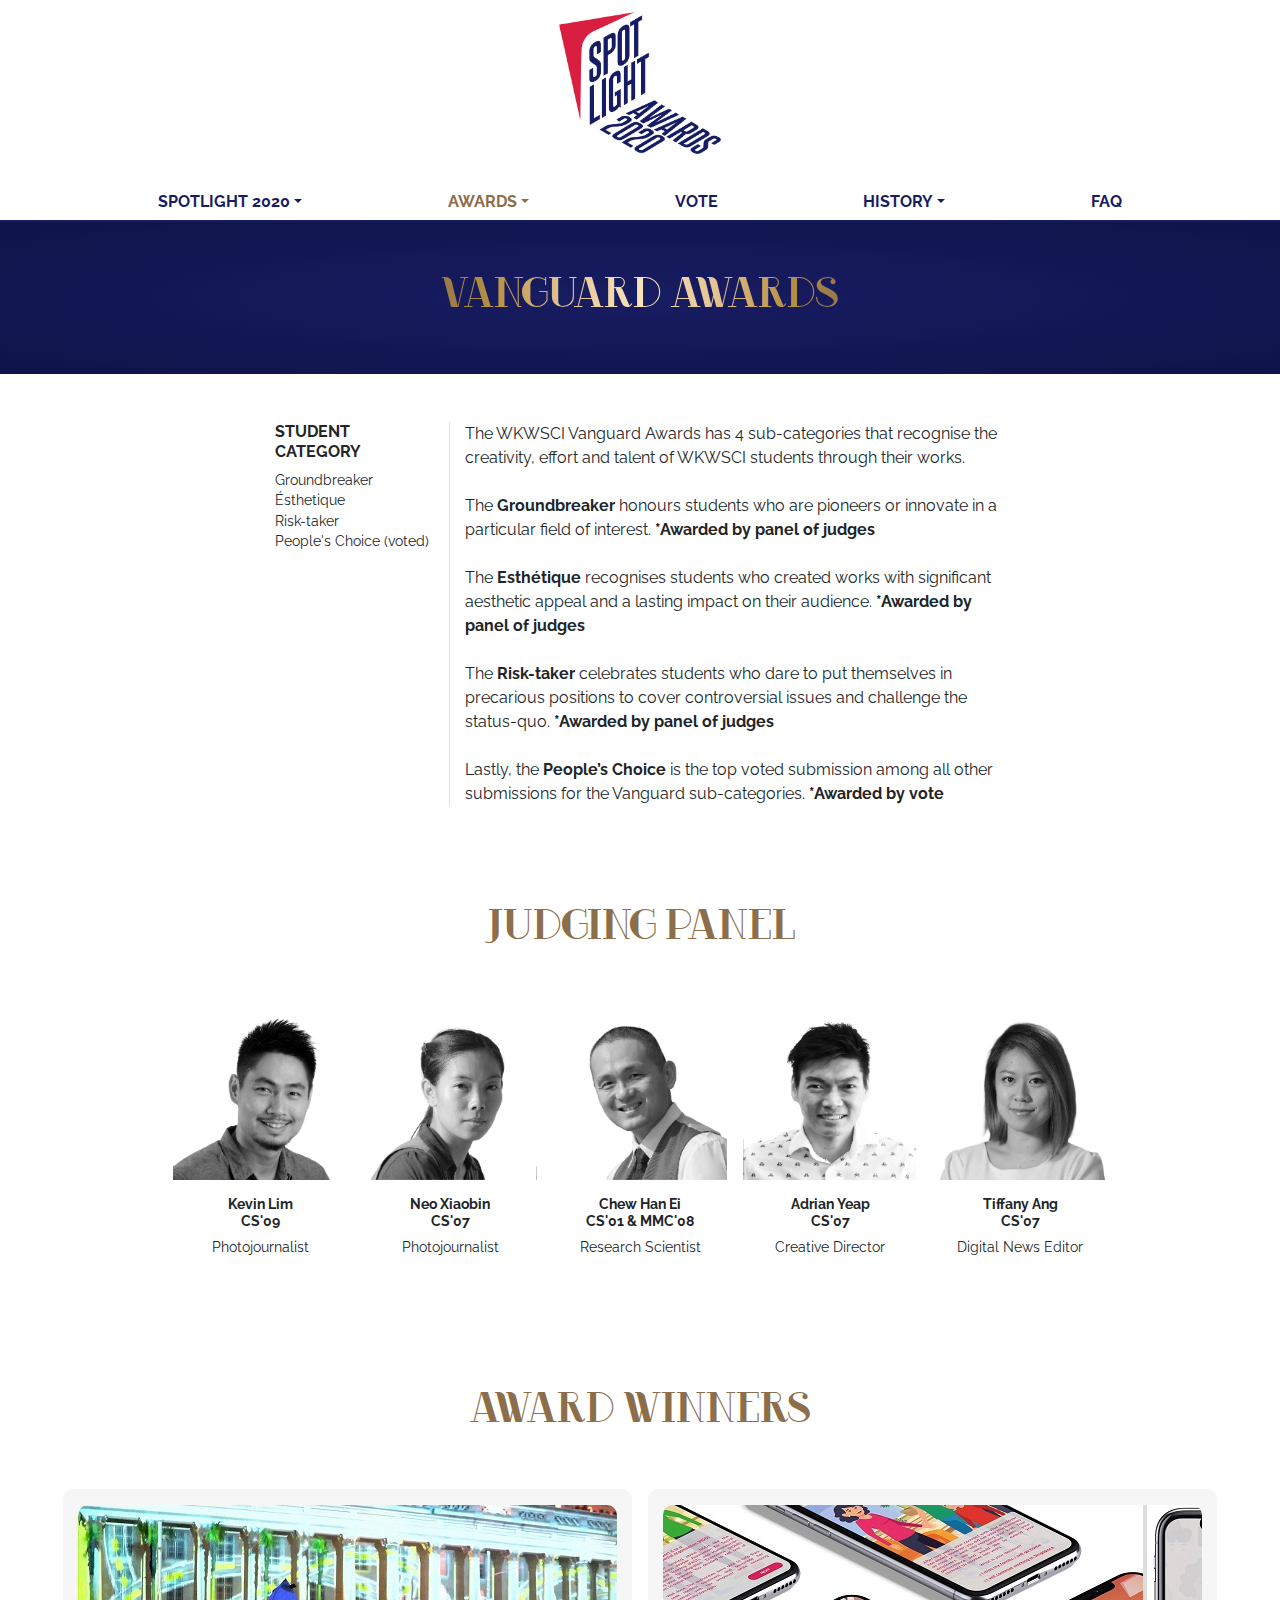
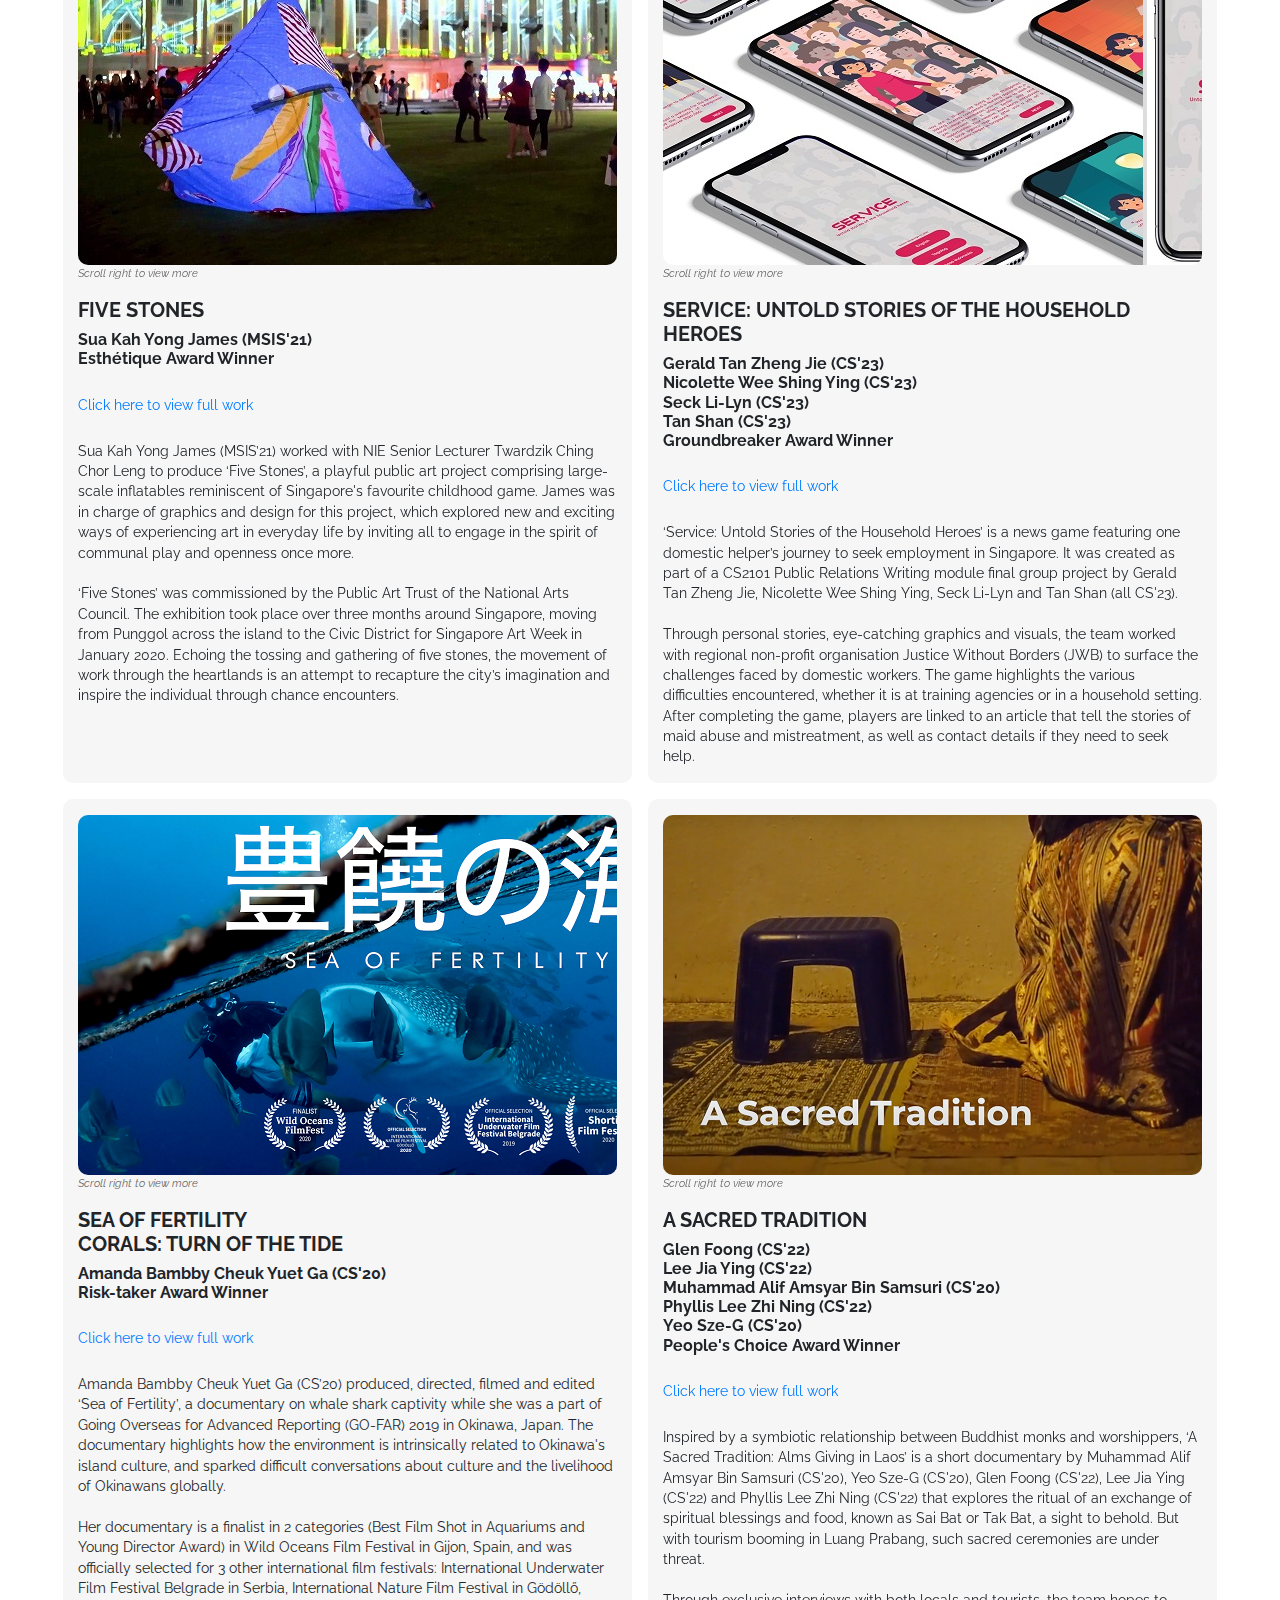
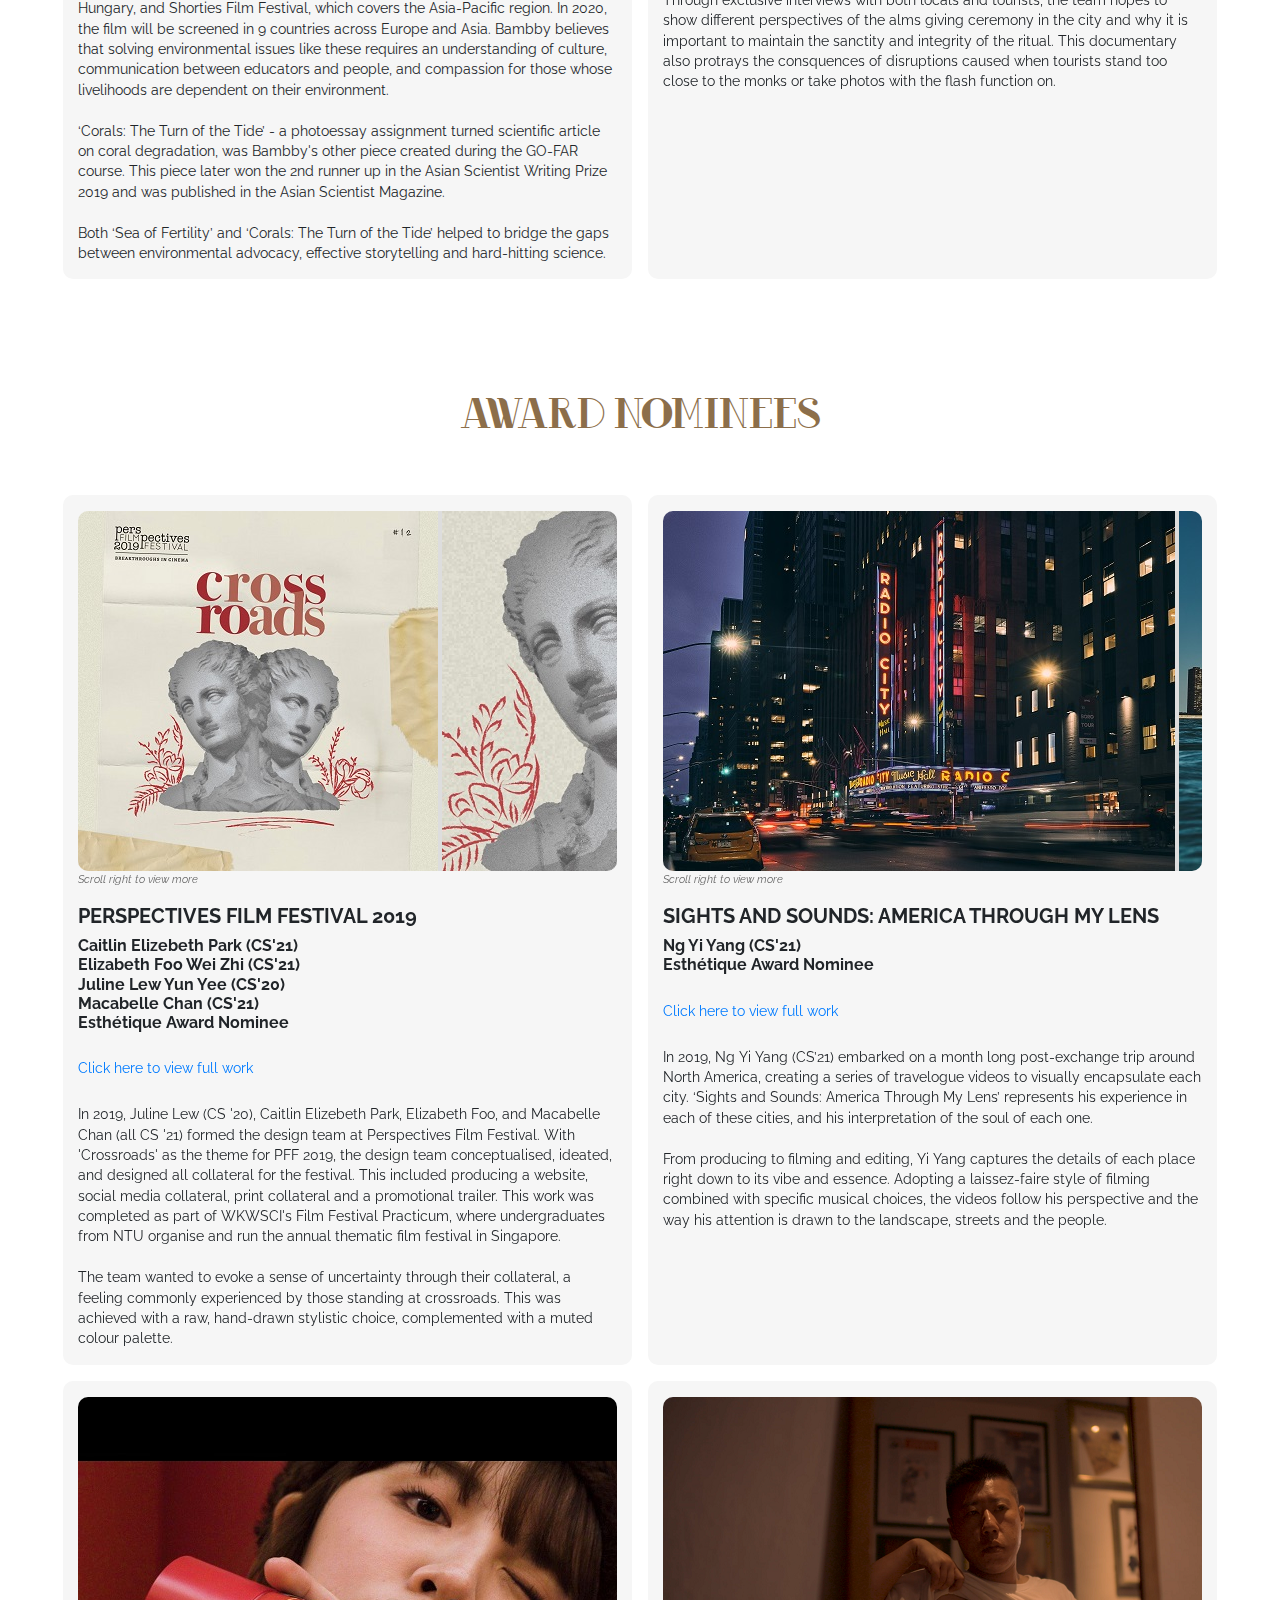
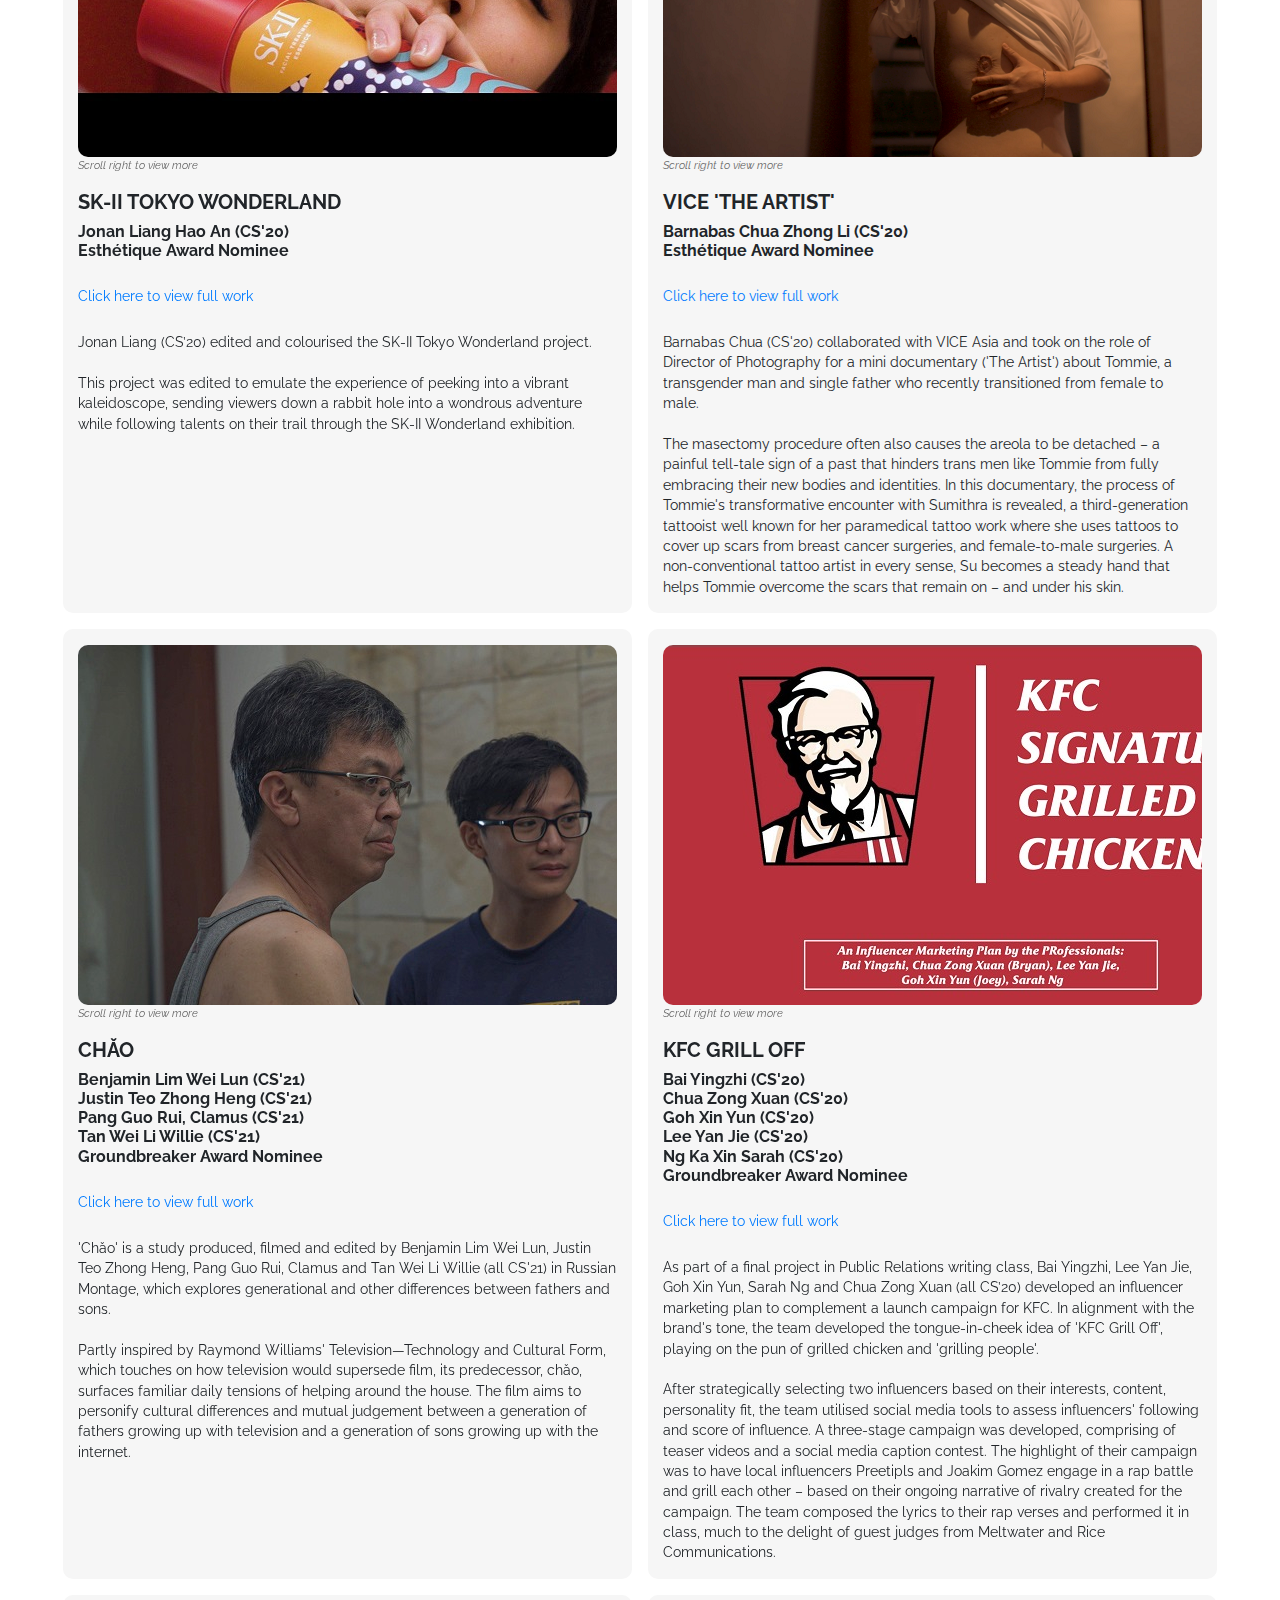
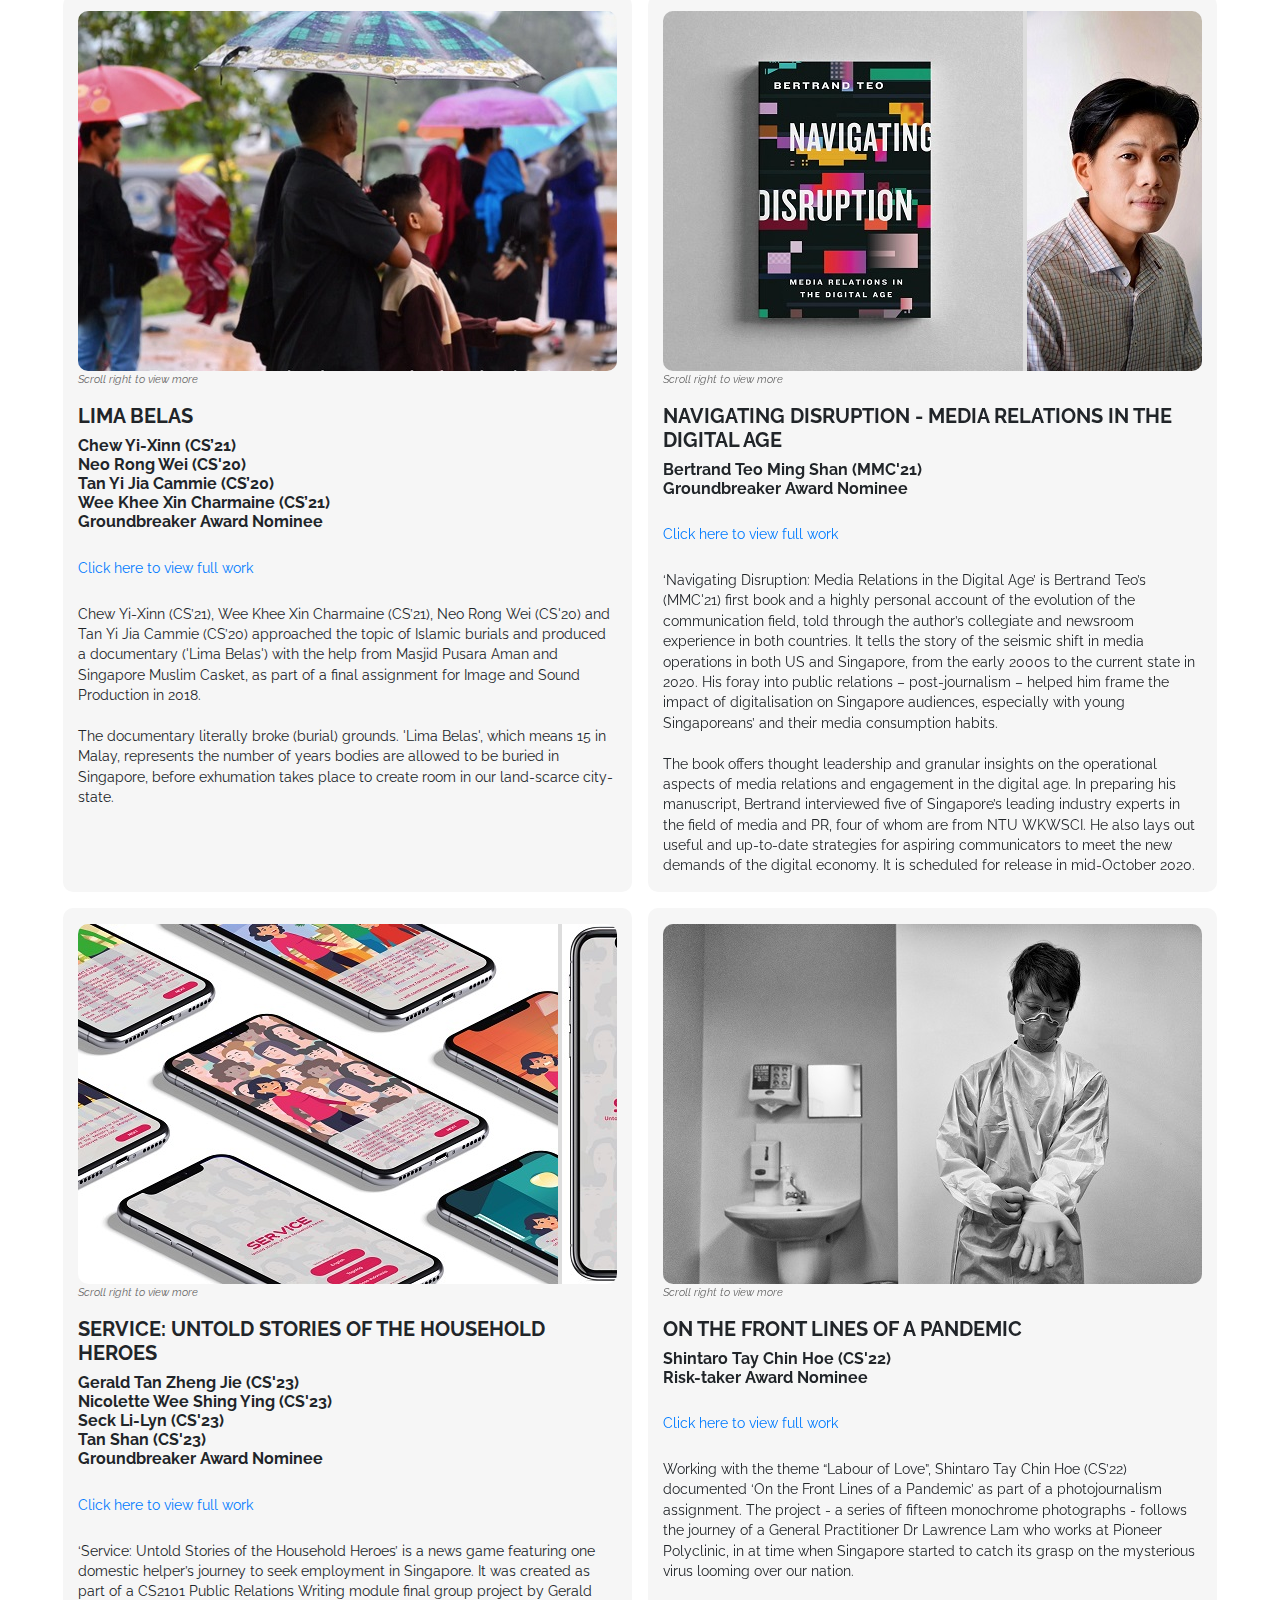
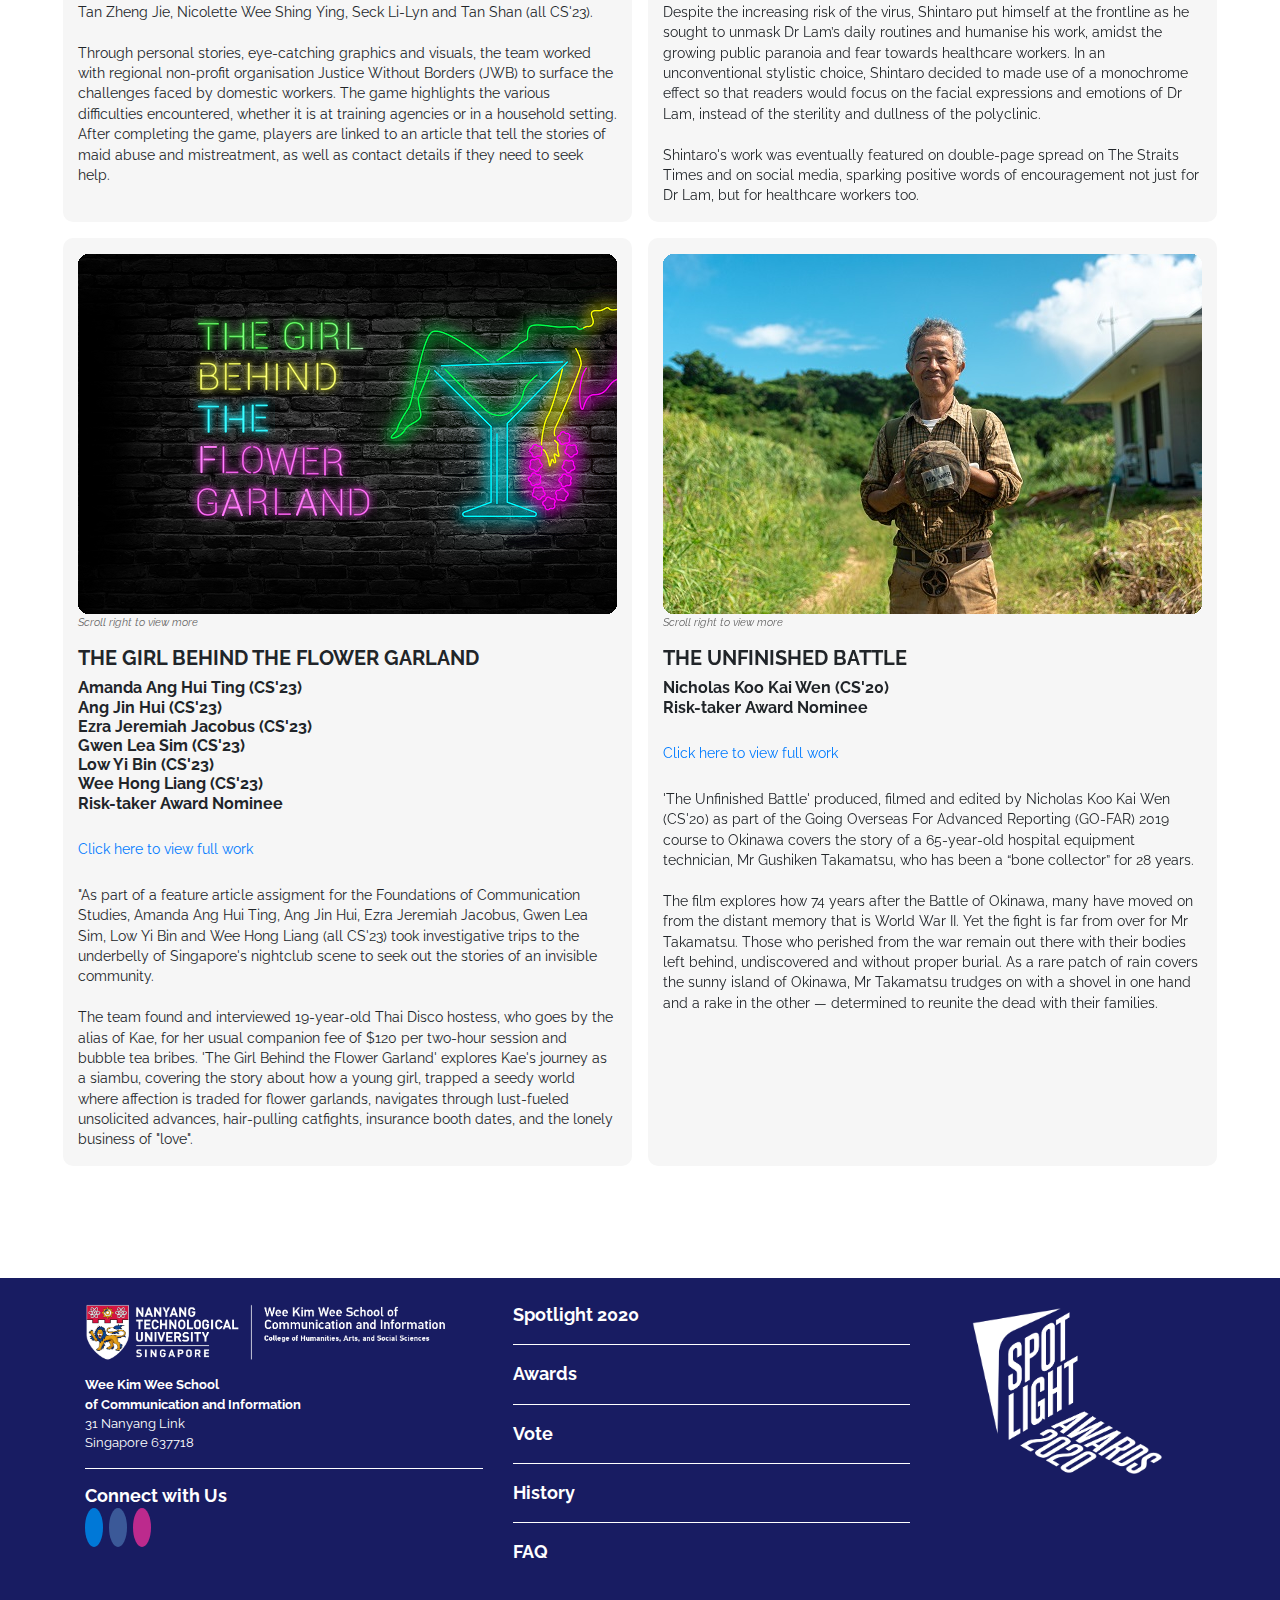
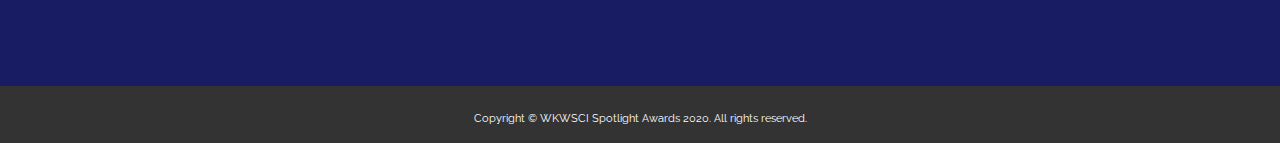
<file: awards/vanguard.html>
<!DOCTYPE html>
<html lang="en"><!-- InstanceBegin template="/Templates/index.dwt" codeOutsideHTMLIsLocked="false" -->
  <head>
    <!-- Global site tag (gtag.js) - Google Analytics -->
    <script async src="https://www.googletagmanager.com/gtag/js?id=UA-171289237-1"></script>
    <script>
	  window.dataLayer = window.dataLayer || [];
	  function gtag(){dataLayer.push(arguments);}
	  gtag('js', new Date());

	  gtag('config', 'UA-171289237-1');
    </script>
    <meta charset="utf-8">
    <meta http-equiv="X-UA-Compatible" content="IE=edge">
    <meta name="viewport" content="width=device-width, initial-scale=1">
    <!-- InstanceBeginEditable name="title" -->
    <title>WKWSCI Spotlight Awards | Vanguard Awards</title>
    <!-- InstanceEndEditable -->
    <link rel="icon" type="image/png" href="../images/favicon.ico">
    <link href="../css/bootstrap-4.3.1.css" rel="stylesheet">
    <link href="../css/custom.css" rel="stylesheet">
    <link href="../css/stylesheet.css" rel="stylesheet">
	<link href="https://fonts.googleapis.com/css2?family=Raleway:wght@400;700&display=swap" rel="stylesheet">
	<link rel="stylesheet" href="https://use.fontawesome.com/releases/v5.7.2/css/all.css" integrity="sha384-fnmOCqbTlWIlj8LyTjo7mOUStjsKC4pOpQbqyi7RrhN7udi9RwhKkMHpvLbHG9Sr" crossorigin="anonymous">
  </head>
  <!-- InstanceBeginEditable name="head" -->
  <!-- InstanceEndEditable -->
  <body>
    <div class="container d-none d-md-block">
	  <a href="../index.html">
      	<img src="../images/logo/Spotlight%20logo%20v1_1_NTU%20colours.png" alt="WKWSCI Spotlight Awards" width="15%" height="auto" class="center pb-3">
	  </a>
    </div>
	<nav class="navbar navbar-light navbar-expand-md justify-content-center">
	  <div class="container">
	    <a href="../index.html" class="navbar-brand d-md-none">
			  <img src="../images/logo/Spotlight%20logo%20v1_1_NTU%20colours.png" width="70px" alt="WKWSCI Spotlight Awards" style="margin-top: 35px">
		  </a>
	    <button class="navbar-toggler" type="button" data-toggle="collapse" data-target="#navbarSupportedContent" aria-controls="navbarSupportedContent" aria-expanded="false" aria-label="Toggle navigation" style="transform: translateY(-25px)">
		  <span class="navbar-toggler-icon"></span>
		  </button>
		  <div class="collapse navbar-collapse" id="navbarSupportedContent"><!-- InstanceBeginEditable name="navbar" -->
          <ul class="navbar-nav mr-auto nav-fill w-100">
            <li class="nav-item dropdown">
			  <a class="nav-link dropdown-toggle" href="../index.html" id="spotlight" role="button" data-toggle="dropdown" aria-haspopup="true" aria-expanded="false" style="font-size: 1rem; font-weight: 700; color: #181C62; text-transform: uppercase;">Spotlight 2020</a>
              <div class="dropdown-menu" aria-labelledby="spotlight">
				  <a class="dropdown-item" href="../index.html#intro">Introduction</a>
				  <a class="dropdown-item" href="../index.html#team">The Team</a>
				  <a class="dropdown-item" href="../index.html#sponsors">Sponsors</a>
			  </div>
            </li>
            <li class="nav-item dropdown">
				<a class="nav-link dropdown-toggle" href="../awards/alumni.html" id="awards" role="button" data-toggle="dropdown" aria-haspopup="true" aria-expanded="false" style="font-size: 1rem; font-weight: 700; color: #8c6e4a; text-transform: uppercase;">Awards</a>
                <div class="dropdown-menu" aria-labelledby="awards">
					<a class="dropdown-item" href="../awards/alumni.html">Alumni Awards</a>
					<a class="dropdown-item" href="../awards/fyp.html">Top FYP Awards</a>
					<a class="dropdown-item" href="../awards/vanguard.html">Vanguard Awards</a>
					<a class="dropdown-item" href="../awards/sra.html">Special Recognition Awards</a>
				</div>
            </li>
            <li class="nav-item">
				<a class="nav-link" href="../vote.html" style="font-size: 1rem; font-weight: 700; color: #181C62; text-transform: uppercase;">Vote</a>
			</li>
            <li class="nav-item dropdown">
				<a class="nav-link dropdown-toggle" id="history" role="button" data-toggle="dropdown" aria-haspopup="true" aria-expanded="false" style="font-size: 1rem; font-weight: 700; color: #181C62; text-transform: uppercase;">History</a>
                <div class="dropdown-menu" aria-labelledby="history">
					<a class="dropdown-item" href="../history/2019.html">2019</a>
					<a class="dropdown-item" href="../history/2018.html">2018</a>
					<a class="dropdown-item" href="../history/2017.html">2017</a>
				</div>
            </li>
            <li class="nav-item">
				<a class="nav-link" href="../faq.html" style="font-size: 1rem; font-weight: 700; color: #181C62; text-transform: uppercase;">FAQ</a>
			</li>
          </ul>
		  <!-- InstanceEndEditable --></div>
	  </div>
    </nav>
	<!-- InstanceBeginEditable name="body" -->
	<div class="container-fluid header-gradient">
		<div class="container pt-5 pb-5">
			<div class="row">
				<div class="col-sm-0 col-lg-2"></div>
				<div class="col-sm-12 col-lg-8">
					<h1 class="text-gradient">Vanguard Awards</h1>
				</div>
			</div>
		</div>
	</div>
	<div class="container pt-3 pt-md-5 pb-5">
		<div class="row">
			<div class="col-sm-0 col-lg-2"></div>
			<div class="col-sm-12 col-lg-8">
				<div class="row pb-5">
					<div class="col-md-3 border-right">
						<h5 class="subcategories" style="margin-bottom: -15px; text-transform: uppercase;">Student Category</h5><br><p class="subcategories" style="font-size: 0.85rem;">Groundbreaker<br>Ésthetique<br>Risk-taker<br>People's Choice (voted)</p><hr class="d-md-none">
					</div>
					<div class="col-md-9">
						<p class="mb-0 subcategories">The WKWSCI Vanguard Awards has 4 sub-categories that recognise the creativity, effort and talent of WKWSCI students through their works.<br><br>The <strong>Groundbreaker</strong> honours students who are pioneers or innovate in a particular field of interest. <b>*Awarded by panel of judges</b><br><br>The <strong>Esthétique</strong> recognises students who created works with significant aesthetic appeal and a lasting impact on their audience. <b>*Awarded by panel of judges</b><br><br>The <strong>Risk-taker</strong> celebrates students who dare to put themselves in precarious positions to cover controversial issues and challenge the status-quo. <b>*Awarded by panel of judges</b><br><br>Lastly, the <strong>People’s Choice</strong> is the top voted submission among all other submissions for the Vanguard sub-categories. <b>*Awarded by vote</b></p>
					</div>
				</div>
			</div>
			<div class="col-12">
				<h1 class="pt-5 pb-5">Judging Panel</h1>
			</div>
		    <div class="container text-center pb-5">
			  <div class="row">
			    <div class="container">
				  <div class="row justify-content-center">
				    <div class="d-none d-lg-block col-lg-1"></div>
				    <div class="col-4 col-lg-2 pb-3 px-2"><a href="https://www.instagram.com/p/CBkv6GqlzBG/"><img src="../images/awards/vanguard/judges/judgepic-14.jpg" width="100%" class="pb-3" alt="Kevin Lim"></a>
					  <h5 class="text-center" style="font-size: 0.85rem">Kevin Lim<br>CS'09</h5>
					  <p class="text-center" style="font-size: 0.85rem">Photojournalist</p>
				    </div>
				    <div class="col-4 col-lg-2 pb-3 px-2"><a href="https://www.instagram.com/p/CBpy1Zjl19U/"><img src="../images/awards/vanguard/judges/judgepic-15.jpg" width="100%" class="pb-3" alt="Neo Xiaobin"></a>
					  <h5 class="text-center" style="font-size: 0.85rem">Neo Xiaobin<br>CS'07</h5>
					  <p class="text-center" style="font-size: 0.85rem">Photojournalist</p>
				    </div>
				    <div class="col-4 col-lg-2 pb-3 px-2"><a href="https://www.instagram.com/p/CBvLTaaFEiI/"><img src="../images/awards/vanguard/judges/judgepic-16.jpg" width="100%" class="pb-3" alt="Chew Han Ei"></a>
					  <h5 class="text-center" style="font-size: 0.85rem">Chew Han Ei<br>CS'01 &amp; MMC'08</h5>
					  <p class="text-center" style="font-size: 0.85rem">Research Scientist</p>
				    </div>
				    <div class="col-4 col-lg-2 pb-3 px-2"><a href="https://www.instagram.com/p/CB0G_EFFuEr/"><img src="../images/awards/vanguard/judges/judgepic-17.jpg" width="100%" class="pb-3" alt="Adrian Yeap"></a>
					  <h5 class="text-center" style="font-size: 0.85rem">Adrian Yeap<br>CS'07</h5>
					  <p class="text-center" style="font-size: 0.85rem">Creative Director</p>
				    </div>
				    <div class="col-4 col-lg-2 pb-3 px-2"><a href="https://www.instagram.com/p/CB5OlG4FxvR/"><img src="../images/awards/vanguard/judges/judgepic-18.jpg" width="100%" class="pb-3" alt="Tiffany Ang"></a>
					  <h5 class="text-center" style="font-size: 0.85rem">Tiffany Ang<br>CS'07</h5>
					  <p class="text-center" style="font-size: 0.85rem">Digital News Editor</p>
				    </div>
				    <div class="d-none d-lg-block col-lg-1"></div>
			  	  </div>
			    </div>
			  </div>
		    </div>
			<div class="col-12">
				<h1 class="pt-5 pb-5">Award Winners</h1>
			</div>
			<div class="col-12 px-4 px-md-0">
				<div class="row pb-5 justify-content-center">
					<div class="col-12 col-md-6 px-2 pb-3">
						<div class="container" style="background-color: #f6f6f6; border-radius: 10px; height: 100%;">
							<div class="row">
								<div class="col-12 pt-3">
									<figure class="mb-0">
										<ul class="images">
											<li><img src="../images/awards/vanguard/esthetique/VA_E_Five Stones_Sua Kah Yong James_1.jpg" alt="1"></li>
											<li><img src="../images/awards/vanguard/esthetique/VA_E_Five Stones_Sua Kah Yong James_2.jpg" alt="2"></li>
											<li><img src="../images/awards/vanguard/esthetique/VA_E_Five Stones_Sua Kah Yong James_3.jpg" alt="3"></li>
										</ul>
										<figcaption>Scroll right to view more</figcaption>
									</figure>
								</div>
								<div class="col-12 pt-3">
									<h4 style="text-align: left; text-transform: uppercase;">Five Stones</h4>
									<h5 class="pb-3" style="text-align: left">Sua Kah Yong James (MSIS'21)<br>Esthétique Award Winner</h5>
									<a style="text-align: left; font-size: 0.85rem;" href="https://www.jsky21.com/five-stones">Click here to view full work</a><br><br>
								  <p style="text-align: left; font-size: 0.85rem;">Sua Kah Yong James (MSIS’21) worked with NIE Senior Lecturer Twardzik Ching Chor Leng to produce ‘Five Stones’, a playful public art project comprising large-scale inflatables reminiscent of Singapore's favourite childhood game. James was in charge of graphics and design for this project, which explored new and exciting ways of experiencing art in everyday life by inviting all to engage in the spirit of communal play and openness once more.<br><br>‘Five Stones’ was commissioned by the Public Art Trust of the National Arts Council. The exhibition took place over three months around Singapore, moving from Punggol across the island to the Civic District for Singapore Art Week in January 2020. Echoing the tossing and gathering of five stones, the movement of work through the heartlands is an attempt to recapture the city’s imagination and inspire the individual through chance encounters.</p>
								</div>
							</div>
						</div>
					</div>	
					<div class="col-12 col-md-6 px-2 pb-3">
						<div class="container" style="background-color: #f6f6f6; border-radius: 10px; height: 100%;">
							<div class="row">
								<div class="col-12 pt-3">
									<figure class="mb-0">
										<ul class="images">
											<li><img src="../images/awards/vanguard/groundbreaker/VA_G_Service_ Untold Stories of the Household Heroes_Gerald Tan Zheng Jie_1.jpg" alt="1"></li>
											<li><img src="../images/awards/vanguard/groundbreaker/VA_G_Service_ Untold Stories of the Household Heroes_Gerald Tan Zheng Jie_2.jpeg" alt="2"></li>
										</ul>
										<figcaption>Scroll right to view more</figcaption>
									</figure>
								</div>
								<div class="col-12 pt-3">
									<h4 style="text-align: left; text-transform: uppercase;">Service: Untold Stories of the Household Heroes</h4>
									<h5 class="pb-3" style="text-align: left">Gerald Tan Zheng Jie (CS'23)<br>Nicolette Wee Shing Ying (CS'23)<br>Seck Li-Lyn (CS'23)<br>Tan Shan (CS'23)<br>Groundbreaker Award Winner</h5>
									<a style="text-align: left; font-size: 0.85rem;" href="https://drive.google.com/file/d/10M1fLV0TxQwOTJMO6mk-6SBLHmN2VCjC/view?usp=sharing">Click here to view full work</a><br><br>
								  <p style="text-align: left; font-size: 0.85rem;">‘Service: Untold Stories of the Household Heroes’ is a news game featuring one domestic helper’s journey to seek employment in Singapore. It was created as part of a CS2101 Public Relations Writing module final group project by Gerald Tan Zheng Jie, Nicolette Wee Shing Ying, Seck Li-Lyn and Tan Shan (all CS'23).<br><br>Through personal stories, eye-catching graphics and visuals, the team worked with regional non-profit organisation Justice Without Borders (JWB) to surface the challenges faced by domestic workers. The game highlights the various difficulties encountered, whether it is at training agencies or in a household setting. After completing the game, players are linked to an article that tell the stories of maid abuse and mistreatment, as well as contact details if they need to seek help.</p>
								</div>
							</div>
						</div>
					</div>	
					<div class="col-12 col-md-6 px-2 pb-3">
						<div class="container" style="background-color: #f6f6f6; border-radius: 10px; height: 100%;">
							<div class="row">
								<div class="col-12 pt-3">
									<figure class="mb-0">
										<ul class="images">
											<li><img src="../images/awards/vanguard/risktaker/VA_RT_Sea of Fertility_Amanda Bambby Chuek Yuet Ga_1.png" alt="1"></li>
											<li><img src="../images/awards/vanguard/risktaker/VA_RT_Sea of Fertility_Amanda Bambby Chuek Yuet Ga_2.jpg" alt="2"></li>
											<li><img src="../images/awards/vanguard/risktaker/VA_RT_Sea of Fertility_Amanda Bambby Chuek Yuet Ga_3.jpg" alt="3"></li>
										</ul>
										<figcaption>Scroll right to view more</figcaption>
									</figure>
								</div>
								<div class="col-12 pt-3">
									<h4 style="text-align: left; text-transform: uppercase;">Sea of Fertility<br>Corals: Turn of the Tide</h4>
									<h5 class="pb-3" style="text-align: left">Amanda Bambby Cheuk Yuet Ga (CS'20)<br>
								    Risk-taker Award Winner</h5>
									<a style="text-align: left; font-size: 0.85rem;" href="https://www.viddsee.com/video/sea-of-fertility/70zqr?locale=en">Click here to view full work</a><br><br>
								  <p style="text-align: left; font-size: 0.85rem;">Amanda Bambby Cheuk Yuet Ga (CS’20) produced, directed, filmed and edited ‘Sea of Fertility’, a documentary on whale shark captivity while she was a part of Going Overseas for Advanced Reporting (GO-FAR) 2019 in Okinawa, Japan. The documentary highlights how the environment is intrinsically related to Okinawa's island culture, and sparked difficult conversations about culture and the livelihood of Okinawans globally.<br><br>Her documentary is a finalist in 2 categories (Best Film Shot in Aquariums and Young Director Award) in Wild Oceans Film Festival in Gijon, Spain, and was officially selected for 3 other international film festivals: International Underwater Film Festival Belgrade in Serbia, International Nature Film Festival in Gödöllő, Hungary, and Shorties Film Festival, which covers the Asia-Pacific region. In 2020, the film will be screened in 9 countries across Europe and Asia. Bambby believes that solving environmental issues like these requires an understanding of culture, communication between educators and people, and compassion for those whose livelihoods are dependent on their environment.<br><br>‘Corals: The Turn of the Tide’ - a photoessay assignment turned scientific article on coral degradation, was Bambby's other piece created during the GO-FAR course. This piece later won the 2nd runner up in the Asian Scientist Writing Prize 2019 and was published in the Asian Scientist Magazine.<br><br>Both ‘Sea of Fertility’ and ‘Corals: The Turn of the Tide’ helped to bridge the gaps between environmental advocacy, effective storytelling and hard-hitting science.</p>
								</div>
							</div>
						</div>
					</div>
					<div class="col-12 col-md-6 px-2 pb-3">
						<div class="container" style="background-color: #f6f6f6; border-radius: 10px; height: 100%;">
							<div class="row">
								<div class="col-12 pt-3">
									<figure class="mb-0">
										<ul class="images">
											<li><img src="../images/awards/vanguard/risktaker/VA_RT_A Sacred Tradition_Muhammad Alif Amsyar Bin Samsuri_1.png" alt="1"></li>
											<li><img src="../images/awards/vanguard/risktaker/VA_RT_A Sacred Tradition_Muhammad Alif Amsyar Bin Samsuri_2.png" alt="2"></li>
										</ul>
										<figcaption>Scroll right to view more</figcaption>
									</figure>
								</div>
								<div class="col-12 pt-3">
									<h4 style="text-align: left; text-transform: uppercase;">A Sacred Tradition</h4>
									<h5 class="pb-3" style="text-align: left">Glen Foong (CS'22)<br>Lee Jia Ying (CS'22)<br>Muhammad Alif Amsyar Bin Samsuri (CS'20)<br>Phyllis Lee Zhi Ning (CS'22)<br>Yeo Sze-G (CS'20)<br>People's Choice Award Winner</h5>
									<a style="text-align: left; font-size: 0.85rem;" href="https://www.youtube.com/watch?v=WzQXxbaAxHs">Click here to view full work</a><br><br>
								  <p style="text-align: left; font-size: 0.85rem;">Inspired by a symbiotic relationship between Buddhist monks and worshippers, ‘A Sacred Tradition: Alms Giving in Laos’ is a short documentary by Muhammad Alif Amsyar Bin Samsuri (CS'20), Yeo Sze-G (CS'20), Glen Foong (CS'22), Lee Jia Ying (CS'22) and Phyllis Lee Zhi Ning (CS'22) that explores the ritual of an exchange of spiritual blessings and food, known as Sai Bat or Tak Bat, a sight to behold. But with tourism booming in Luang Prabang, such sacred ceremonies are under threat.<br><br>Through exclusive interviews with both locals and tourists, the team hopes to show different perspectives of the alms giving ceremony in the city and why it is important to maintain the sanctity and integrity of the ritual. This documentary also protrays the consquences of disruptions caused when tourists stand too close to the monks or take photos with the flash function on.</p>
								</div>
							</div>
						</div>
					</div>	
				</div>
			</div>
			<div class="col-12">
				<h1 class="pt-5 pb-5">Award Nominees</h1>
			</div>
			<div class="col-12 px-4 px-md-0">
				<div class="row pb-5 justify-content-center">
					<div class="col-12 col-md-6 px-2 pb-3">
						<div class="container" style="background-color: #f6f6f6; border-radius: 10px; height: 100%;">
							<div class="row">
								<div class="col-12 pt-3">
									<figure class="mb-0">
										<ul class="images">
											<li><img src="../images/awards/vanguard/esthetique/VA_E_Perspectives Film Festival 2019_Juline Lew Yun Yee_1.jpg" alt="1"></li>
											<li><img src="../images/awards/vanguard/esthetique/VA_E_Perspectives Film Festival 2019_Juline Lew Yun Yee_2.jpg" alt="2"></li>
											<li><img src="../images/awards/vanguard/esthetique/VA_E_Perspectives Film Festival 2019_Juline Lew Yun Yee_3.jpg" alt="3"></li>
										</ul>
										<figcaption>Scroll right to view more</figcaption>
									</figure>
								</div>
								<div class="col-12 pt-3">
									<h4 style="text-align: left; text-transform: uppercase;">Perspectives Film Festival 2019</h4>
									<h5 class="pb-3" style="text-align: left">Caitlin Elizebeth Park (CS'21)<br>Elizabeth Foo Wei Zhi (CS'21)<br>Juline Lew Yun Yee (CS'20)<br>Macabelle Chan (CS'21)<br>Esthétique Award Nominee</h5>
									<a style="text-align: left; font-size: 0.85rem;" href="https://drive.google.com/drive/u/1/folders/1QQshZ54wCF7IuiGZJnivD3WXpKQUzjcT">Click here to view full work</a><br><br>
								  <p style="text-align: left; font-size: 0.85rem;">In 2019, Juline Lew (CS '20), Caitlin Elizebeth Park, Elizabeth Foo, and Macabelle Chan (all CS '21) formed the design team at Perspectives Film Festival. With 'Crossroads' as the theme for PFF 2019, the design team conceptualised, ideated, and designed all collateral for the festival. This included producing a website, social media collateral, print collateral and a promotional trailer. This work was completed as part of WKWSCI's Film Festival Practicum, where undergraduates from NTU organise and run the annual thematic film festival in Singapore.<br><br>The team wanted to evoke a sense of uncertainty through their collateral, a feeling commonly experienced by those standing at crossroads. This was achieved with a raw, hand-drawn stylistic choice, complemented with a muted colour palette.</p>
								</div>
							</div>
						</div>
					</div>	
					<div class="col-12 col-md-6 px-2 pb-3">
						<div class="container" style="background-color: #f6f6f6; border-radius: 10px; height: 100%;">
							<div class="row">
								<div class="col-12 pt-3">
									<figure class="mb-0">
										<ul class="images">
											<li><img src="../images/awards/vanguard/esthetique/VA_E_Sights and Sounds_ America Through My Lens_Ng Yi Yang_1.jpg" alt="1"></li>
											<li><img src="../images/awards/vanguard/esthetique/VA_E_Sights and Sounds_ America Through My Lens_Ng Yi Yang_2.jpg" alt="2"></li>
											<li><img src="../images/awards/vanguard/esthetique/VA_E_Sights and Sounds_ America Through My Lens_Ng Yi Yang_3.jpg" alt="3"></li>
										</ul>
										<figcaption>Scroll right to view more</figcaption>
									</figure>
								</div>
								<div class="col-12 pt-3">
									<h4 style="text-align: left; text-transform: uppercase;">Sights and Sounds: America Through My Lens</h4>
									<h5 class="pb-3" style="text-align: left">Ng Yi Yang (CS'21)<br>Esthétique Award Nominee</h5>
									<a style="text-align: left; font-size: 0.85rem;" href="https://www.youtube.com/playlist?list=PL6h80ItjJ_nPiJ5AkFFgmp0MxmGUmQspq">Click here to view full work</a><br><br>
								  <p style="text-align: left; font-size: 0.85rem;">In 2019, Ng Yi Yang (CS’21) embarked on a month long post-exchange trip around North America, creating a series of travelogue videos to visually encapsulate each city. ‘Sights and Sounds: America Through My Lens’ represents his experience in each of these cities, and his interpretation of the soul of each one.<br><br>From producing to filming and editing, Yi Yang captures the details of each place right down to its vibe and essence. Adopting a laissez-faire style of filming combined with specific musical choices, the videos follow his perspective and the way his attention is drawn to the landscape, streets and the people.</p>
								</div>
							</div>
						</div>
					</div>
					<div class="col-12 col-md-6 px-2 pb-3">
						<div class="container" style="background-color: #f6f6f6; border-radius: 10px; height: 100%;">
							<div class="row">
								<div class="col-12 pt-3">
									<figure class="mb-0">
										<ul class="images">
											<li><img src="../images/awards/vanguard/esthetique/VA_E_SK-II Tokyo Wonderland_Jonan Liang Hao An_1.jpg" alt="1"></li>
											<li><img src="../images/awards/vanguard/esthetique/VA_E_SK-II Tokyo Wonderland_Jonan Liang Hao An_2.jpg" alt="2"></li>
											<li><img src="../images/awards/vanguard/esthetique/VA_E_SK-II Tokyo Wonderland_Jonan Liang Hao An_3.jpg" alt="3"></li>
										</ul>
										<figcaption>Scroll right to view more</figcaption>
									</figure>
								</div>
								<div class="col-12 pt-3">
									<h4 style="text-align: left; text-transform: uppercase;">SK-II Tokyo Wonderland</h4>
									<h5 class="pb-3" style="text-align: left">Jonan Liang Hao An (CS'20)<br>Esthétique Award Nominee</h5>
									<a style="text-align: left; font-size: 0.85rem;" href="https://vimeo.com/310774827">Click here to view full work</a><br><br>
								  <p style="text-align: left; font-size: 0.85rem;">Jonan Liang (CS’20) edited and colourised the SK-II Tokyo Wonderland project.<br><br>This project was edited to emulate the experience of peeking into a vibrant kaleidoscope, sending viewers down a rabbit hole into a wondrous adventure while following talents on their trail through the SK-II Wonderland exhibition.</p>
								</div>
							</div>
						</div>
					</div>
					<div class="col-12 col-md-6 px-2 pb-3">
						<div class="container" style="background-color: #f6f6f6; border-radius: 10px; height: 100%;">
							<div class="row">
								<div class="col-12 pt-3">
									<figure class="mb-0">
										<ul class="images">
											<li><img src="../images/awards/vanguard/esthetique/VA_E_VICE _The Artist_Barnabas Chua Zhong Li.png" alt="1"></li>
										</ul>
										<figcaption>Scroll right to view more</figcaption>
									</figure>
								</div>
								<div class="col-12 pt-3">
									<h4 style="text-align: left; text-transform: uppercase;">VICE 'The Artist'</h4>
									<h5 class="pb-3" style="text-align: left">Barnabas Chua Zhong Li (CS'20)<br>Esthétique Award Nominee</h5>
									<a style="text-align: left; font-size: 0.85rem;" href="https://vimeo.com/389670090">Click here to view full work</a><br><br>
								  <p style="text-align: left; font-size: 0.85rem;">Barnabas Chua (CS'20) collaborated with VICE Asia and took on the role of Director of Photography for a mini documentary ('The Artist') about Tommie, a transgender man and single father who recently transitioned from female to male. <br><br>The masectomy procedure often also causes the areola to be detached – a painful tell-tale sign of a past that hinders trans men like Tommie from fully embracing their new bodies and identities. In this documentary, the process of Tommie's transformative encounter with Sumithra is revealed, a third-generation tattooist well known for her paramedical tattoo work where she uses tattoos to cover up scars from breast cancer surgeries, and female-to-male surgeries. A non-conventional tattoo artist in every sense, Su becomes a steady hand that helps Tommie overcome the scars that remain on – and under his skin.</p>
								</div>
							</div>
						</div>
					</div>	
					<div class="col-12 col-md-6 px-2 pb-3">
						<div class="container" style="background-color: #f6f6f6; border-radius: 10px; height: 100%;">
							<div class="row">
								<div class="col-12 pt-3">
									<figure class="mb-0">
										<ul class="images">
											<li><img src="../images/awards/vanguard/groundbreaker/VA_G_chao_Pang Rui Guo, Clamus_1.jpg" alt="1"></li>
											<li><img src="../images/awards/vanguard/groundbreaker/VA_G_chao_Pang Rui Guo, Clamus_2.png" alt="2"></li>
											<li><img src="../images/awards/vanguard/groundbreaker/VA_G_chao_Pang Rui Guo, Clamus_3.png" alt="3"></li>
										</ul>
										<figcaption>Scroll right to view more</figcaption>
									</figure>
								</div>
								<div class="col-12 pt-3">
									<h4 style="text-align: left; text-transform: uppercase;">Chǎo</h4>
									<h5 class="pb-3" style="text-align: left">Benjamin Lim Wei Lun (CS'21)<br>Justin Teo Zhong Heng (CS'21)<br>Pang Guo Rui, Clamus (CS'21)<br>Tan Wei Li Willie (CS'21)<br>Groundbreaker Award Nominee</h5>
									<a style="text-align: left; font-size: 0.85rem;" href="https://vimeo.com/425470356">Click here to view full work</a><br><br>
								  <p style="text-align: left; font-size: 0.85rem;">'Chǎo' is a study produced, filmed and edited by Benjamin Lim Wei Lun, Justin Teo Zhong Heng, Pang Guo Rui, Clamus and Tan Wei Li Willie (all CS'21) in Russian Montage, which explores generational and other differences between fathers and sons.<br><br>Partly inspired by Raymond Williams' Television—Technology and Cultural Form, which touches on how television would supersede film, its predecessor, chǎo, surfaces familiar daily tensions of helping around the house. The film aims to personify cultural differences and mutual judgement between a generation of fathers growing up with television and a generation of sons growing up with the internet.</p>
								</div>
							</div>
						</div>
					</div>	
					<div class="col-12 col-md-6 px-2 pb-3">
						<div class="container" style="background-color: #f6f6f6; border-radius: 10px; height: 100%;">
							<div class="row">
								<div class="col-12 pt-3">
									<figure class="mb-0">
										<ul class="images">
											<li><img src="../images/awards/vanguard/groundbreaker/VA_G_KFC Grill Off_Chua Zong Xuan_1.jpg" alt="1"></li>
											<li><img src="../images/awards/vanguard/groundbreaker/VA_G_KFC Grill Off_Chua Zong Xuan_2.jpg" alt="2"></li>
											<li><img src="../images/awards/vanguard/groundbreaker/VA_G_KFC Grill Off_Chua Zong Xuan_3.jpeg" alt="3"></li>
										</ul>
										<figcaption>Scroll right to view more</figcaption>
									</figure>
								</div>
								<div class="col-12 pt-3">
									<h4 style="text-align: left; text-transform: uppercase;">KFC Grill Off</h4>
									<h5 class="pb-3" style="text-align: left">Bai Yingzhi (CS'20)<br>Chua Zong Xuan (CS'20)<br>Goh Xin Yun (CS'20)<br>Lee Yan Jie (CS'20)<br>Ng Ka Xin Sarah (CS'20)<br>Groundbreaker Award Nominee</h5>
									<a style="text-align: left; font-size: 0.85rem;" href="https://drive.google.com/drive/folders/1SaCZ_zeGVhu6VpcdjFxr-54BnSkz_Wcd?usp=sharing">Click here to view full work</a><br><br>
								  <p style="text-align: left; font-size: 0.85rem;">As part of a final project in Public Relations writing class, Bai Yingzhi, Lee Yan Jie, Goh Xin Yun, Sarah Ng and Chua Zong Xuan (all CS’20) developed an influencer marketing plan to complement a launch campaign for KFC. In alignment with the brand's tone, the team developed the tongue-in-cheek idea of 'KFC Grill Off', playing on the pun of grilled chicken and 'grilling people'.<br><br>After strategically selecting two influencers based on their interests, content, personality fit, the team utilised social media tools to assess influencers' following and score of influence. A three-stage campaign was developed, comprising of teaser videos and a social media caption contest. The highlight of their campaign was to have local influencers Preetipls and Joakim Gomez engage in a rap battle and grill each other – based on their ongoing narrative of rivalry created for the campaign. The team composed the lyrics to their rap verses and performed it in class, much to the delight of guest judges from Meltwater and Rice Communications.</p>
								</div>
							</div>
						</div>
					</div>
					<div class="col-12 col-md-6 px-2 pb-3">
						<div class="container" style="background-color: #f6f6f6; border-radius: 10px; height: 100%;">
							<div class="row">
								<div class="col-12 pt-3">
									<figure class="mb-0">
										<ul class="images">
											<li><img src="../images/awards/vanguard/groundbreaker/VA_G_Lima Belas_Neo Rong Wei_1.JPG" alt="1"></li>
											<li><img src="../images/awards/vanguard/groundbreaker/VA_G_Lima Belas_Neo Rong Wei_2.jpg" alt="2"></li>
										</ul>
										<figcaption>Scroll right to view more</figcaption>
									</figure>
								</div>
								<div class="col-12 pt-3">
									<h4 style="text-align: left; text-transform: uppercase;">Lima Belas</h4>
									<h5 class="pb-3" style="text-align: left">Chew Yi-Xinn (CS’21)<br>Neo Rong Wei (CS'20)<br>Tan Yi Jia Cammie (CS’20)<br>Wee Khee Xin Charmaine (CS’21)<br>Groundbreaker Award Nominee</h5>
									<a style="text-align: left; font-size: 0.85rem;" href="https://youtu.be/cRiY0MHDjs4">Click here to view full work</a><br><br>
								  <p style="text-align: left; font-size: 0.85rem;">Chew Yi-Xinn (CS’21), Wee Khee Xin Charmaine (CS’21), Neo Rong Wei (CS'20) and Tan Yi Jia Cammie (CS’20) approached the topic of Islamic burials and produced a documentary ('Lima Belas') with the help from Masjid Pusara Aman and Singapore Muslim Casket, as part of a final assignment for Image and Sound Production in 2018.<br><br>The documentary literally broke (burial) grounds. 'Lima Belas', which means 15 in Malay, represents the number of years bodies are allowed to be buried in Singapore, before exhumation takes place to create room in our land-scarce city-state.</p>
								</div>
							</div>
						</div>
					</div>
					<div class="col-12 col-md-6 px-2 pb-3">
						<div class="container" style="background-color: #f6f6f6; border-radius: 10px; height: 100%;">
							<div class="row">
								<div class="col-12 pt-3">
									<figure class="mb-0">
										<ul class="images">
											<li><img src="../images/awards/vanguard/groundbreaker/VA_G_Navigating Disruption_Bertrand Teo Ming Shan_1.jpg" alt="1"></li>
											<li><img src="../images/awards/vanguard/groundbreaker/VA_G_Navigating Disruption_Bertrand Teo Ming Shan_2.jpeg" alt="2"></li>
										</ul>
										<figcaption>Scroll right to view more</figcaption>
									</figure>
								</div>
								<div class="col-12 pt-3">
									<h4 style="text-align: left; text-transform: uppercase;">Navigating Disruption - Media Relations in the Digital Age</h4>
									<h5 class="pb-3" style="text-align: left">Bertrand Teo Ming Shan (MMC'21)<br>Groundbreaker Award Nominee</h5>
									<a style="text-align: left; font-size: 0.85rem;" href="https://drive.google.com/file/d/1C8OEabPQBWlKRmI-B8AvDn8B5GfBjXkP/view?usp=sharing">Click here to view full work</a><br><br>
								  <p style="text-align: left; font-size: 0.85rem;">‘Navigating Disruption: Media Relations in the Digital Age’ is Bertrand Teo’s (MMC'21) first book and a highly personal account of the evolution of the communication field, told through the author’s collegiate and newsroom experience in both countries. It tells the story of the seismic shift in media operations in both US and Singapore, from the early 2000s to the current state in 2020. His foray into public relations – post-journalism – helped him frame the impact of digitalisation on Singapore audiences, especially with young Singaporeans’ and their media consumption habits.<br><br>
							      The book offers thought leadership and granular insights on the operational aspects of media relations and engagement in the digital age. In preparing his manuscript, Bertrand interviewed five of Singapore’s leading industry experts in the field of media and PR, four of whom are from NTU WKWSCI. He also lays out useful and up-to-date strategies for aspiring communicators to meet the new demands of the digital economy. It is scheduled for release in mid-October 2020.</p>
								</div>
							</div>
						</div>
					</div>
					<div class="col-12 col-md-6 px-2 pb-3">
						<div class="container" style="background-color: #f6f6f6; border-radius: 10px; height: 100%;">
							<div class="row">
								<div class="col-12 pt-3">
									<figure class="mb-0">
										<ul class="images">
											<li><img src="../images/awards/vanguard/groundbreaker/VA_G_Service_ Untold Stories of the Household Heroes_Gerald Tan Zheng Jie_1.jpg" alt="1"></li>
											<li><img src="../images/awards/vanguard/groundbreaker/VA_G_Service_ Untold Stories of the Household Heroes_Gerald Tan Zheng Jie_2.jpeg" alt="2"></li>
										</ul>
										<figcaption>Scroll right to view more</figcaption>
									</figure>
								</div>
								<div class="col-12 pt-3">
									<h4 style="text-align: left; text-transform: uppercase;">Service: Untold Stories of the Household Heroes</h4>
									<h5 class="pb-3" style="text-align: left">Gerald Tan Zheng Jie (CS'23)<br>Nicolette Wee Shing Ying (CS'23)<br>Seck Li-Lyn (CS'23)<br>Tan Shan (CS'23)<br>Groundbreaker Award Nominee</h5>
									<a style="text-align: left; font-size: 0.85rem;" href="https://drive.google.com/file/d/10M1fLV0TxQwOTJMO6mk-6SBLHmN2VCjC/view?usp=sharing">Click here to view full work</a><br><br>
								  <p style="text-align: left; font-size: 0.85rem;">‘Service: Untold Stories of the Household Heroes’ is a news game featuring one domestic helper’s journey to seek employment in Singapore. It was created as part of a CS2101 Public Relations Writing module final group project by Gerald Tan Zheng Jie, Nicolette Wee Shing Ying, Seck Li-Lyn and Tan Shan (all CS'23).<br><br>Through personal stories, eye-catching graphics and visuals, the team worked with regional non-profit organisation Justice Without Borders (JWB) to surface the challenges faced by domestic workers. The game highlights the various difficulties encountered, whether it is at training agencies or in a household setting. After completing the game, players are linked to an article that tell the stories of maid abuse and mistreatment, as well as contact details if they need to seek help.</p>
								</div>
							</div>
						</div>
					</div>
					<div class="col-12 col-md-6 px-2 pb-3">
						<div class="container" style="background-color: #f6f6f6; border-radius: 10px; height: 100%;">
							<div class="row">
								<div class="col-12 pt-3">
									<figure class="mb-0">
										<ul class="images">
											<li><img src="../images/awards/vanguard/risktaker/VA_RT_On the Front Lines of a Pandemic_Shintaro Tay_1.jpg" alt="1"></li>
											<li><img src="../images/awards/vanguard/risktaker/VA_RT_On the Front Lines of a Pandemic_Shintaro Tay_2.jpg" alt="2"></li>
										</ul>
										<figcaption>Scroll right to view more</figcaption>
									</figure>
								</div>
								<div class="col-12 pt-3">
									<h4 style="text-align: left; text-transform: uppercase;">On the Front Lines of a Pandemic</h4>
									<h5 class="pb-3" style="text-align: left">Shintaro Tay Chin Hoe (CS'22)<br>Risk-taker Award Nominee</h5>
									<a style="text-align: left; font-size: 0.85rem;" href="https://www.shintarotay.com/on-the-front-lines-of-a-pandemic">Click here to view full work</a><br><br>
								  <p style="text-align: left; font-size: 0.85rem;">Working with the theme “Labour of Love”, Shintaro Tay Chin Hoe (CS’22) documented ‘On the Front Lines of a Pandemic’ as part of a photojournalism assignment. The project - a series of fifteen monochrome photographs - follows the journey of a General Practitioner Dr Lawrence Lam who works at Pioneer Polyclinic, in at time when Singapore started to catch its grasp on the mysterious virus looming over our nation.<br><br>Despite the increasing risk of the virus, Shintaro put himself at the frontline as he sought to unmask Dr Lam’s daily routines and humanise his work, amidst the growing public paranoia and fear towards healthcare workers. In an unconventional stylistic choice, Shintaro decided to made use of a monochrome effect so that readers would focus on the facial expressions and emotions of Dr Lam, instead of the sterility and dullness of the polyclinic.<br><br>Shintaro's work was eventually featured on double-page spread on The Straits Times and on social media, sparking positive words of encouragement not just for Dr Lam, but for healthcare workers too.</p>
								</div>
							</div>
						</div>
					</div>
					<div class="col-12 col-md-6 px-2 pb-3">
						<div class="container" style="background-color: #f6f6f6; border-radius: 10px; height: 100%;">
							<div class="row">
								<div class="col-12 pt-3">
									<figure class="mb-0">
										<ul class="images">
											<li><img src="../images/awards/vanguard/risktaker/VA_RT_The Girl Behind the Flower Garland_Amanda Ang Hui Ting_1.png" alt="1"></li>
											<li><img src="../images/awards/vanguard/risktaker/VA_RT_The Girl Behind the Flower Garland_Amanda Ang Hui Ting_2.jpeg" alt="2"></li>
											<li><img src="../images/awards/vanguard/risktaker/VA_RT_The Girl Behind the Flower Garland_Amanda Ang Hui Ting_3.png" alt="3"></li>
											<li><img src="../images/awards/vanguard/risktaker/VA_RT_The Girl Behind the Flower Garland_Amanda Ang Hui Ting_4.png" alt="4"></li>
										</ul>
										<figcaption>Scroll right to view more</figcaption>
									</figure>
								</div>
								<div class="col-12 pt-3">
									<h4 style="text-align: left; text-transform: uppercase;">The Girl Behind the Flower Garland</h4>
									<h5 class="pb-3" style="text-align: left">Amanda Ang Hui Ting (CS'23)<br>Ang Jin Hui (CS'23)<br>Ezra Jeremiah Jacobus (CS'23)<br>Gwen Lea Sim (CS'23)<br>Low Yi Bin (CS'23)<br>Wee Hong Liang (CS'23)<br>Risk-taker Award Nominee</h5>
									<a style="text-align: left; font-size: 0.85rem;" href="https://preview.shorthand.com/5XbvPfRKX317RCvP">Click here to view full work</a><br><br>
								  <p style="text-align: left; font-size: 0.85rem;">"As part of a feature article assigment for the Foundations of Communication Studies, Amanda Ang Hui Ting, Ang Jin Hui, Ezra Jeremiah Jacobus, Gwen Lea Sim, Low Yi Bin and Wee Hong Liang (all CS'23) took investigative trips to the underbelly of Singapore's nightclub scene to seek out the stories of an invisible community. <br><br>The team found and interviewed 19-year-old Thai Disco hostess, who goes by the alias of Kae, for her usual companion fee of $120 per two-hour session and bubble tea bribes. 'The Girl Behind the Flower Garland' explores Kae's journey as a siambu, covering the story about how a young girl, trapped a seedy world where affection is traded for flower garlands, navigates through lust-fueled unsolicited advances, hair-pulling catfights, insurance booth dates, and the lonely business of "love".</p>
								</div>
							</div>
						</div>
					</div>
					<div class="col-12 col-md-6 px-2 pb-3">
						<div class="container" style="background-color: #f6f6f6; border-radius: 10px; height: 100%;">
							<div class="row">
								<div class="col-12 pt-3">
									<figure class="mb-0">
										<ul class="images">
											<li><img src="../images/awards/vanguard/risktaker/VA_RT_The Unfinished Battle_Nicholas Koo Kai Wen_1.jpg" alt="1"></li>
											<li><img src="../images/awards/vanguard/risktaker/VA_RT_The Unfinished Battle_Nicholas Koo Kai Wen_2.jpg" alt="2"></li>
											<li><img src="../images/awards/vanguard/risktaker/VA_RT_The Unfinished Battle_Nicholas Koo Kai Wen_3.jpg" alt="2"></li>
										</ul>
										<figcaption>Scroll right to view more</figcaption>
									</figure>
								</div>
								<div class="col-12 pt-3">
									<h4 style="text-align: left; text-transform: uppercase;">The Unfinished Battle</h4>
									<h5 class="pb-3" style="text-align: left">Nicholas Koo Kai Wen (CS'20)<br>Risk-taker Award Nominee</h5>
									<a style="text-align: left; font-size: 0.85rem;" href="https://vimeo.com/434561204">Click here to view full work</a><br><br>
								  <p style="text-align: left; font-size: 0.85rem;">'The Unfinished Battle' produced, filmed and edited by Nicholas Koo Kai Wen (CS'20) as part of the Going Overseas For Advanced Reporting (GO-FAR) 2019 course to Okinawa covers the story of a 65-year-old hospital equipment technician, Mr Gushiken Takamatsu, who has been a “bone collector” for 28 years. <br><br>The film explores how 74 years after the Battle of Okinawa, many have moved on from the distant memory that is World War II. Yet the fight is far from over for Mr Takamatsu. Those who perished from the war remain out there with their bodies left behind, undiscovered and without proper burial. As a rare patch of rain covers the sunny island of Okinawa, Mr Takamatsu trudges on with a shovel in one hand and a rake in the other — determined to reunite the dead with their families.</p>
								</div>
							</div>
						</div>
					</div>
				</div>
			</div>
		</div>
	</div>	
	<!-- InstanceEndEditable -->
	<div style="background-color: #181c62">
	  <br>
		<div class="container" style="font-size: 0.8rem">
		  <div class="row">
			<div class="col-md-9 col-12">
			  <div class="row">
				<div class="col-12 col-md-7 col-xl-6 pb-3">
				  <img src="../images/logo/CoHASS_WKWSCI_RW.png" alt="Wee Kim Wee School of Communication and Information" width="100%" id="wkwsci-logo">
				  <address style="color: #ffffff"><strong>Wee Kim Wee School<br>of Communication and Information</strong>
					<br>31 Nanyang Link
					<br>Singapore 637718
					<br>
				  </address>
				  <hr style="border-color: #ffffff">
				  <h4 class="footer" style="text-align: left; color: #ffffff">Connect with Us</h4>
					<a href="mailto:wkwsci.awards@ntu.edu.sg" class="far fa-envelope"></a>&nbsp;
					<a href="https://www.facebook.com/wkwsci/" class="fab fa-facebook-f"></a>&nbsp;
					<a href="https://www.instagram.com/wkwsci.awards/" class="fab fa-instagram"></a>&nbsp;
				</div>
				<div class="col-md-5 col-xl-6 d-none d-md-block" id="footernav">
				  <a class="footer" style="font-weight: 700; color: #ffffff" href="../index.html#intro">Spotlight 2020</a>
				  <hr style="border-color: #ffffff">
				  <a class="footer" style="font-weight: 700; color: #ffffff" href="alumni.html">Awards</a>
				  <hr style="border-color: #ffffff">
				  <a class="footer" style="font-weight: 700; color: #ffffff" href="../vote.html">Vote</a>
				  <hr style="border-color: #ffffff">
				  <a class="footer" style="font-weight: 700; color: #ffffff" href="../history.html">History</a>
				  <hr style="border-color: #ffffff">
				  <a class="footer" style="font-weight: 700; color: #ffffff" href="../faq.html">FAQ</a>
				</div>
			  </div>
			</div>
			<div class="col-md-3 d-none d-md-block mt-md-0 mt-2">
			  <div align="center">
				<img src="../images/logo/spotlight%20awards%20white.png" width="75%" alt="WeeVolunteer">
			  </div>
			</div>
		  </div>
		</div><br>
		<div class="d-none d-md-block">
		  <br><br><br><br>
		</div>
	  </div>
    <footer class="text-center" style="background-color: #333333">
      <div class="container">
        <div class="row">
          <div class="col-12">
              <br>
			  <p style="font-size: 0.7rem; color: #ffffff">Copyright © WKWSCI Spotlight Awards 2020. <span class="d-block d-sm-none"></span>All rights reserved.</p>
          </div>
        </div>
      </div>
    </footer>
    <!-- jQuery (necessary for Bootstrap's JavaScript plugins) -->
    <script src="../js/jquery-3.2.1.min.js"></script>
    <!-- Include all compiled plugins (below), or include individual files as needed -->
    <script src="../js/popper.min.js"></script>
    <script src="../js/bootstrap-4.3.1.js"></script>
</body>
<!-- InstanceEnd --></html>
</file>
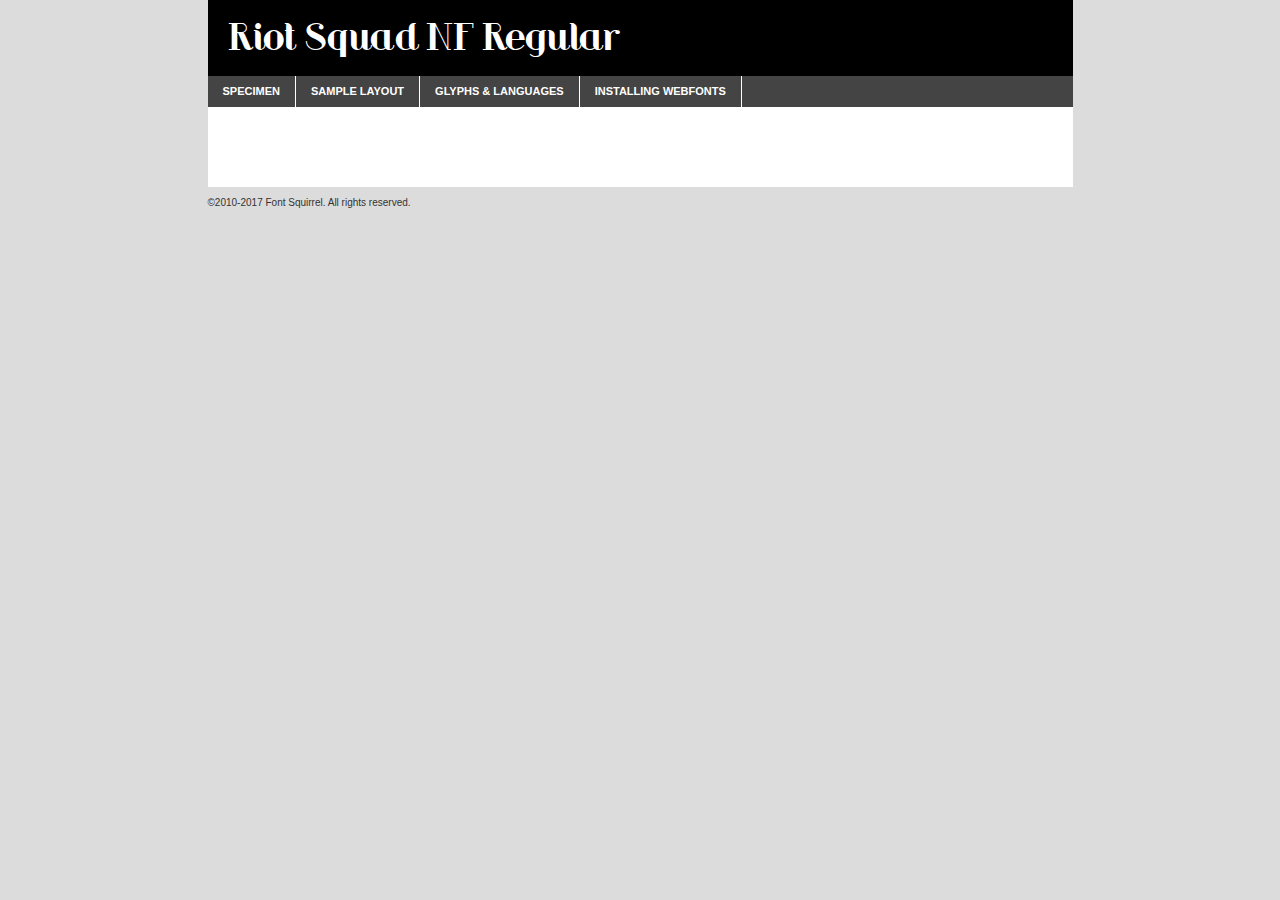
<file: css/riotsquad.regular-demo.html>
<!DOCTYPE html PUBLIC "-//W3C//DTD XHTML 1.0 Transitional//EN"
	"http://www.w3.org/TR/xhtml1/DTD/xhtml1-transitional.dtd">

<html xmlns="http://www.w3.org/1999/xhtml" xml:lang="en" lang="en">
<head>
	<meta http-equiv="Content-Type" content="text/html; charset=utf-8" />
	<script src="http://ajax.googleapis.com/ajax/libs/jquery/1.7.2/jquery.min.js" type="text/javascript" charset="utf-8"></script>
	<script type="text/javascript">
	(function($){$.fn.easyTabs=function(option){var param=jQuery.extend({fadeSpeed:"fast",defaultContent:1,activeClass:'active'},option);$(this).each(function(){var thisId="#"+this.id;if(param.defaultContent==''){param.defaultContent=1;}
	if(typeof param.defaultContent=="number")
	{var defaultTab=$(thisId+" .tabs li:eq("+(param.defaultContent-1)+") a").attr('href').substr(1);}else{var defaultTab=param.defaultContent;}
	$(thisId+" .tabs li a").each(function(){var tabToHide=$(this).attr('href').substr(1);$("#"+tabToHide).addClass('easytabs-tab-content');});hideAll();changeContent(defaultTab);function hideAll(){$(thisId+" .easytabs-tab-content").hide();}
	function changeContent(tabId){hideAll();$(thisId+" .tabs li").removeClass(param.activeClass);$(thisId+" .tabs li a[href=#"+tabId+"]").closest('li').addClass(param.activeClass);if(param.fadeSpeed!="none")
	{$(thisId+" #"+tabId).fadeIn(param.fadeSpeed);}else{$(thisId+" #"+tabId).show();}}
	$(thisId+" .tabs li").click(function(){var tabId=$(this).find('a').attr('href').substr(1);changeContent(tabId);return false;});});}})(jQuery);
	</script>
	<link rel="stylesheet" href="specimen_files/specimen_stylesheet.css" type="text/css" charset="utf-8" />
	<link rel="stylesheet" href="stylesheet.css" type="text/css" charset="utf-8" />

	<style type="text/css">
					body{
				font-family: 'riot_squad_nfregular';
							}
		</style>

	<title>Riot Squad NF Regular Specimen</title>
	
	
	<script type="text/javascript" charset="utf-8">
		$(document).ready(function() {
			$('#container').easyTabs({defaultContent:1});
		});
	</script>
</head>

<body>
<div id="container">
	<div id="header">
		Riot Squad NF Regular	</div>
	<ul class="tabs">
		<li><a href="#specimen">Specimen</a></li>
		<li><a href="#layout">Sample Layout</a></li>
				<li><a href="#glyphs">Glyphs &amp; Languages</a></li>
		<li><a href="#installing">Installing Webfonts</a></li>
		
	</ul>
	
	<div id="main_content">

		
			<div id="specimen">
		
				<div class="section">
					<div class="grid12 firstcol">
						<div class="huge">AaBb</div>
					</div>
				</div>
		
				<div class="section">
					<div class="glyph_range">A&#x200B;B&#x200b;C&#x200b;D&#x200b;E&#x200b;F&#x200b;G&#x200b;H&#x200b;I&#x200b;J&#x200b;K&#x200b;L&#x200b;M&#x200b;N&#x200b;O&#x200b;P&#x200b;Q&#x200b;R&#x200b;S&#x200b;T&#x200b;U&#x200b;V&#x200b;W&#x200b;X&#x200b;Y&#x200b;Z&#x200b;a&#x200b;b&#x200b;c&#x200b;d&#x200b;e&#x200b;f&#x200b;g&#x200b;h&#x200b;i&#x200b;j&#x200b;k&#x200b;l&#x200b;m&#x200b;n&#x200b;o&#x200b;p&#x200b;q&#x200b;r&#x200b;s&#x200b;t&#x200b;u&#x200b;v&#x200b;w&#x200b;x&#x200b;y&#x200b;z&#x200b;1&#x200b;2&#x200b;3&#x200b;4&#x200b;5&#x200b;6&#x200b;7&#x200b;8&#x200b;9&#x200b;0&#x200b;&amp;&#x200b;.&#x200b;,&#x200b;?&#x200b;!&#x200b;&#64;&#x200b;(&#x200b;)&#x200b;#&#x200b;$&#x200b;%&#x200b;*&#x200b;+&#x200b;-&#x200b;=&#x200b;:&#x200b;;</div>
				</div>
				<div class="section">
					<div class="grid12 firstcol">
						<table class="sample_table">
							<tr><td>10</td><td class="size10">abcdefghijklmnopqrstuvwxyzABCDEFGHIJKLMNOPQRSTUVWXYZ0123456789abcdefghijklmnopqrstuvwxyzABCDEFGHIJKLMNOPQRSTUVWXYZ0123456789abcdefghijklmnopqrstuvwxyzABCDEFGHIJKLMNOPQRSTUVWXYZ</td></tr>
							<tr><td>11</td><td class="size11">abcdefghijklmnopqrstuvwxyzABCDEFGHIJKLMNOPQRSTUVWXYZ0123456789abcdefghijklmnopqrstuvwxyzABCDEFGHIJKLMNOPQRSTUVWXYZ0123456789abcdefghijklmnopqrstuvwxyzABCDEFGHIJKLMNOPQRSTUVWXYZ</td></tr>
							<tr><td>12</td><td class="size12">abcdefghijklmnopqrstuvwxyzABCDEFGHIJKLMNOPQRSTUVWXYZ0123456789abcdefghijklmnopqrstuvwxyzABCDEFGHIJKLMNOPQRSTUVWXYZ0123456789abcdefghijklmnopqrstuvwxyzABCDEFGHIJKLMNOPQRSTUVWXYZ</td></tr>
							<tr><td>13</td><td class="size13">abcdefghijklmnopqrstuvwxyzABCDEFGHIJKLMNOPQRSTUVWXYZ0123456789abcdefghijklmnopqrstuvwxyzABCDEFGHIJKLMNOPQRSTUVWXYZ0123456789abcdefghijklmnopqrstuvwxyzABCDEFGHIJKLMNOPQRSTUVWXYZ</td></tr>
							<tr><td>14</td><td class="size14">abcdefghijklmnopqrstuvwxyzABCDEFGHIJKLMNOPQRSTUVWXYZ0123456789abcdefghijklmnopqrstuvwxyzABCDEFGHIJKLMNOPQRSTUVWXYZ0123456789abcdefghijklmnopqrstuvwxyzABCDEFGHIJKLMNOPQRSTUVWXYZ</td></tr>
							<tr><td>16</td><td class="size16">abcdefghijklmnopqrstuvwxyzABCDEFGHIJKLMNOPQRSTUVWXYZ0123456789abcdefghijklmnopqrstuvwxyzABCDEFGHIJKLMNOPQRSTUVWXYZ</td></tr>
							<tr><td>18</td><td class="size18">abcdefghijklmnopqrstuvwxyzABCDEFGHIJKLMNOPQRSTUVWXYZ0123456789abcdefghijklmnopqrstuvwxyzABCDEFGHIJKLMNOPQRSTUVWXYZ</td></tr>
							<tr><td>20</td><td class="size20">abcdefghijklmnopqrstuvwxyzABCDEFGHIJKLMNOPQRSTUVWXYZ0123456789abcdefghijklmnopqrstuvwxyzABCDEFGHIJKLMNOPQRSTUVWXYZ</td></tr>
							<tr><td>24</td><td class="size24">abcdefghijklmnopqrstuvwxyzABCDEFGHIJKLMNOPQRSTUVWXYZ0123456789abcdefghijklmnopqrstuvwxyzABCDEFGHIJKLMNOPQRSTUVWXYZ</td></tr>
							<tr><td>30</td><td class="size30">abcdefghijklmnopqrstuvwxyzABCDEFGHIJKLMNOPQRSTUVWXYZ0123456789abcdefghijklmnopqrstuvwxyzABCDEFGHIJKLMNOPQRSTUVWXYZ</td></tr>
							<tr><td>36</td><td class="size36">abcdefghijklmnopqrstuvwxyzABCDEFGHIJKLMNOPQRSTUVWXYZ0123456789abcdefghijklmnopqrstuvwxyzABCDEFGHIJKLMNOPQRSTUVWXYZ</td></tr>
							<tr><td>48</td><td class="size48">abcdefghijklmnopqrstuvwxyzABCDEFGHIJKLMNOPQRSTUVWXYZ0123456789abcdefghijklmnopqrstuvwxyzABCDEFGHIJKLMNOPQRSTUVWXYZ</td></tr>
							<tr><td>60</td><td class="size60">abcdefghijklmnopqrstuvwxyzABCDEFGHIJKLMNOPQRSTUVWXYZ0123456789abcdefghijklmnopqrstuvwxyzABCDEFGHIJKLMNOPQRSTUVWXYZ</td></tr>
							<tr><td>72</td><td class="size72">abcdefghijklmnopqrstuvwxyzABCDEFGHIJKLMNOPQRSTUVWXYZ0123456789abcdefghijklmnopqrstuvwxyzABCDEFGHIJKLMNOPQRSTUVWXYZ</td></tr>
							<tr><td>90</td><td class="size90">abcdefghijklmnopqrstuvwxyzABCDEFGHIJKLMNOPQRSTUVWXYZ0123456789abcdefghijklmnopqrstuvwxyzABCDEFGHIJKLMNOPQRSTUVWXYZ</td></tr>
						</table>
				
					</div>
			
				</div>
		
		
		
								<div class="section" id="bodycomparison">


										<div id="xheight">
				<div class="fontbody">&#x25FC;&#x25FC;&#x25FC;&#x25FC;&#x25FC;&#x25FC;&#x25FC;&#x25FC;&#x25FC;&#x25FC;&#x25FC;&#x25FC;&#x25FC;&#x25FC;&#x25FC;&#x25FC;&#x25FC;&#x25FC;&#x25FC;&#x25FC;&#x25FC;&#x25FC;&#x25FC;&#x25FC;&#x25FC;&#x25FC;&#x25FC;&#x25FC;&#x25FC;&#x25FC;&#x25FC;&#x25FC;&#x25FC;&#x25FC;&#x25FC;&#x25FC;&#x25FC;&#x25FC;&#x25FC;&#x25FC;&#x25FC;&#x25FC;&#x25FC;&#x25FC;&#x25FC;&#x25FC;&#x25FC;&#x25FC;&#x25FC;&#x25FC;&#x25FC;&#x25FC;&#x25FC;&#x25FC;&#x25FC;&#x25FC;&#x25FC;&#x25FC;&#x25FC;&#x25FC;&#x25FC;&#x25FC;&#x25FC;&#x25FC;&#x25FC;&#x25FC;&#x25FC;&#x25FC;&#x25FC;&#x25FC;&#x25FC;&#x25FC;&#x25FC;&#x25FC;&#x25FC;&#x25FC;&#x25FC;&#x25FC;&#x25FC;&#x25FC;&#x25FC;&#x25FC;&#x25FC;&#x25FC;&#x25FC;&#x25FC;&#x25FC;&#x25FC;&#x25FC;&#x25FC;&#x25FC;&#x25FC;&#x25FC;&#x25FC;&#x25FC;&#x25FC;&#x25FC;&#x25FC;&#x25FC;body</div><div class="arialbody">body</div><div class="verdanabody">body</div><div class="georgiabody">body</div></div>
										<div class="fontbody" style="z-index:1">
											body<span>Riot Squad NF Regular</span>
										</div>
										<div class="arialbody" style="z-index:1">
											body<span>Arial</span>
										</div>
										<div class="verdanabody" style="z-index:1">
											body<span>Verdana</span>
										</div>
										<div class="georgiabody" style="z-index:1">
											body<span>Georgia</span>
										</div>



								</div>
		
		
				<div class="section psample psample_row1" id="">
					
					<div class="grid2 firstcol">
						<p class="size10"><span>10.</span>Aenean lacinia bibendum nulla sed consectetur. Fusce dapibus, tellus ac cursus commodo, tortor mauris condimentum nibh, ut fermentum massa justo sit amet risus. Nullam id dolor id nibh ultricies vehicula ut id elit. Cum sociis natoque penatibus et magnis dis parturient montes, nascetur ridiculus mus. Nulla vitae elit libero, a pharetra augue.</p>
			
					</div>
					<div class="grid3">
						<p class="size11"><span>11.</span>Aenean lacinia bibendum nulla sed consectetur. Fusce dapibus, tellus ac cursus commodo, tortor mauris condimentum nibh, ut fermentum massa justo sit amet risus. Nullam id dolor id nibh ultricies vehicula ut id elit. Cum sociis natoque penatibus et magnis dis parturient montes, nascetur ridiculus mus. Nulla vitae elit libero, a pharetra augue.</p>
			
					</div>
					<div class="grid3">
						<p class="size12"><span>12.</span>Aenean lacinia bibendum nulla sed consectetur. Fusce dapibus, tellus ac cursus commodo, tortor mauris condimentum nibh, ut fermentum massa justo sit amet risus. Nullam id dolor id nibh ultricies vehicula ut id elit. Cum sociis natoque penatibus et magnis dis parturient montes, nascetur ridiculus mus. Nulla vitae elit libero, a pharetra augue.</p>
			
					</div>
					<div class="grid4">
						<p class="size13"><span>13.</span>Aenean lacinia bibendum nulla sed consectetur. Fusce dapibus, tellus ac cursus commodo, tortor mauris condimentum nibh, ut fermentum massa justo sit amet risus. Nullam id dolor id nibh ultricies vehicula ut id elit. Cum sociis natoque penatibus et magnis dis parturient montes, nascetur ridiculus mus. Nulla vitae elit libero, a pharetra augue.</p>
			
					</div>
					<div class="white_blend"></div>
					
				</div>
				<div class="section psample psample_row2" id="">
					<div class="grid3 firstcol">
						<p class="size14"><span>14.</span>Aenean lacinia bibendum nulla sed consectetur. Fusce dapibus, tellus ac cursus commodo, tortor mauris condimentum nibh, ut fermentum massa justo sit amet risus. Nullam id dolor id nibh ultricies vehicula ut id elit. Cum sociis natoque penatibus et magnis dis parturient montes, nascetur ridiculus mus. Nulla vitae elit libero, a pharetra augue.</p>
			
					</div>
					<div class="grid4">
						<p class="size16"><span>16.</span>Aenean lacinia bibendum nulla sed consectetur. Fusce dapibus, tellus ac cursus commodo, tortor mauris condimentum nibh, ut fermentum massa justo sit amet risus. Nullam id dolor id nibh ultricies vehicula ut id elit. Cum sociis natoque penatibus et magnis dis parturient montes, nascetur ridiculus mus. Nulla vitae elit libero, a pharetra augue.</p>
			
					</div>
					<div class="grid5">
						<p class="size18"><span>18.</span>Aenean lacinia bibendum nulla sed consectetur. Fusce dapibus, tellus ac cursus commodo, tortor mauris condimentum nibh, ut fermentum massa justo sit amet risus. Nullam id dolor id nibh ultricies vehicula ut id elit. Cum sociis natoque penatibus et magnis dis parturient montes, nascetur ridiculus mus. Nulla vitae elit libero, a pharetra augue.</p>
			
					</div>

					<div class="white_blend"></div>

				</div>
				
				<div class="section psample psample_row3" id="">
					<div class="grid5 firstcol">
						<p class="size20"><span>20.</span>Aenean lacinia bibendum nulla sed consectetur. Fusce dapibus, tellus ac cursus commodo, tortor mauris condimentum nibh, ut fermentum massa justo sit amet risus. Nullam id dolor id nibh ultricies vehicula ut id elit. Cum sociis natoque penatibus et magnis dis parturient montes, nascetur ridiculus mus. Nulla vitae elit libero, a pharetra augue.</p>
					</div>
					<div class="grid7">
						<p class="size24"><span>24.</span>Aenean lacinia bibendum nulla sed consectetur. Fusce dapibus, tellus ac cursus commodo, tortor mauris condimentum nibh, ut fermentum massa justo sit amet risus. Nullam id dolor id nibh ultricies vehicula ut id elit. Cum sociis natoque penatibus et magnis dis parturient montes, nascetur ridiculus mus. Nulla vitae elit libero, a pharetra augue.</p>
					</div>
					
					<div class="white_blend"></div>
					
				</div>
				
				<div class="section psample psample_row4" id="">
					<div class="grid12 firstcol">
						<p class="size30"><span>30.</span>Aenean lacinia bibendum nulla sed consectetur. Fusce dapibus, tellus ac cursus commodo, tortor mauris condimentum nibh, ut fermentum massa justo sit amet risus. Nullam id dolor id nibh ultricies vehicula ut id elit. Cum sociis natoque penatibus et magnis dis parturient montes, nascetur ridiculus mus. Nulla vitae elit libero, a pharetra augue.</p>
					</div>
					<div class="white_blend"></div>
					
				</div>
				
				
				
				<div class="section psample psample_row1 fullreverse">
					<div class="grid2 firstcol">
						<p class="size10"><span>10.</span>Aenean lacinia bibendum nulla sed consectetur. Fusce dapibus, tellus ac cursus commodo, tortor mauris condimentum nibh, ut fermentum massa justo sit amet risus. Nullam id dolor id nibh ultricies vehicula ut id elit. Cum sociis natoque penatibus et magnis dis parturient montes, nascetur ridiculus mus. Nulla vitae elit libero, a pharetra augue.</p>
			
					</div>
					<div class="grid3">
						<p class="size11"><span>11.</span>Aenean lacinia bibendum nulla sed consectetur. Fusce dapibus, tellus ac cursus commodo, tortor mauris condimentum nibh, ut fermentum massa justo sit amet risus. Nullam id dolor id nibh ultricies vehicula ut id elit. Cum sociis natoque penatibus et magnis dis parturient montes, nascetur ridiculus mus. Nulla vitae elit libero, a pharetra augue.</p>
			
					</div>
					<div class="grid3">
						<p class="size12"><span>12.</span>Aenean lacinia bibendum nulla sed consectetur. Fusce dapibus, tellus ac cursus commodo, tortor mauris condimentum nibh, ut fermentum massa justo sit amet risus. Nullam id dolor id nibh ultricies vehicula ut id elit. Cum sociis natoque penatibus et magnis dis parturient montes, nascetur ridiculus mus. Nulla vitae elit libero, a pharetra augue.</p>
			
					</div>
					<div class="grid4">
						<p class="size13"><span>13.</span>Aenean lacinia bibendum nulla sed consectetur. Fusce dapibus, tellus ac cursus commodo, tortor mauris condimentum nibh, ut fermentum massa justo sit amet risus. Nullam id dolor id nibh ultricies vehicula ut id elit. Cum sociis natoque penatibus et magnis dis parturient montes, nascetur ridiculus mus. Nulla vitae elit libero, a pharetra augue.</p>
			
					</div>
					<div class="black_blend"></div>
					
				</div>
				
				<div class="section psample psample_row2 fullreverse">
					<div class="grid3 firstcol">
						<p class="size14"><span>14.</span>Aenean lacinia bibendum nulla sed consectetur. Fusce dapibus, tellus ac cursus commodo, tortor mauris condimentum nibh, ut fermentum massa justo sit amet risus. Nullam id dolor id nibh ultricies vehicula ut id elit. Cum sociis natoque penatibus et magnis dis parturient montes, nascetur ridiculus mus. Nulla vitae elit libero, a pharetra augue.</p>
			
					</div>
					<div class="grid4">
						<p class="size16"><span>16.</span>Aenean lacinia bibendum nulla sed consectetur. Fusce dapibus, tellus ac cursus commodo, tortor mauris condimentum nibh, ut fermentum massa justo sit amet risus. Nullam id dolor id nibh ultricies vehicula ut id elit. Cum sociis natoque penatibus et magnis dis parturient montes, nascetur ridiculus mus. Nulla vitae elit libero, a pharetra augue.</p>
			
					</div>
					<div class="grid5">
						<p class="size18"><span>18.</span>Aenean lacinia bibendum nulla sed consectetur. Fusce dapibus, tellus ac cursus commodo, tortor mauris condimentum nibh, ut fermentum massa justo sit amet risus. Nullam id dolor id nibh ultricies vehicula ut id elit. Cum sociis natoque penatibus et magnis dis parturient montes, nascetur ridiculus mus. Nulla vitae elit libero, a pharetra augue.</p>
			
					</div>
					<div class="black_blend"></div>

				</div>
				
				<div class="section psample fullreverse psample_row3" id="">
					<div class="grid5 firstcol">
						<p class="size20"><span>20.</span>Aenean lacinia bibendum nulla sed consectetur. Fusce dapibus, tellus ac cursus commodo, tortor mauris condimentum nibh, ut fermentum massa justo sit amet risus. Nullam id dolor id nibh ultricies vehicula ut id elit. Cum sociis natoque penatibus et magnis dis parturient montes, nascetur ridiculus mus. Nulla vitae elit libero, a pharetra augue.</p>
					</div>
					<div class="grid7">
						<p class="size24"><span>24.</span>Aenean lacinia bibendum nulla sed consectetur. Fusce dapibus, tellus ac cursus commodo, tortor mauris condimentum nibh, ut fermentum massa justo sit amet risus. Nullam id dolor id nibh ultricies vehicula ut id elit. Cum sociis natoque penatibus et magnis dis parturient montes, nascetur ridiculus mus. Nulla vitae elit libero, a pharetra augue.</p>
					</div>
					
					<div class="black_blend"></div>
					
				</div>
				
				<div class="section psample fullreverse psample_row4" id="" style="border-bottom: 20px #000 solid;">
					<div class="grid12 firstcol">
						<p class="size30"><span>30.</span>Aenean lacinia bibendum nulla sed consectetur. Fusce dapibus, tellus ac cursus commodo, tortor mauris condimentum nibh, ut fermentum massa justo sit amet risus. Nullam id dolor id nibh ultricies vehicula ut id elit. Cum sociis natoque penatibus et magnis dis parturient montes, nascetur ridiculus mus. Nulla vitae elit libero, a pharetra augue.</p>
					</div>
					<div class="black_blend"></div>
					
				</div>
				
				
				
				
			</div>
			
			<div id="layout">
				
				<div class="section">
					
					<div class="grid12 firstcol">
						<h1>Lorem Ipsum Dolor</h1>
						<h2>Etiam porta sem malesuada magna mollis euismod</h2>
						
						<p class="byline">By <a href="#link">Aenean Lacinia</a></p>
					</div>
				</div>
				<div class="section">
					<div class="grid8 firstcol">
						<p class="large">Donec sed odio dui. Morbi leo risus, porta ac consectetur ac, vestibulum at eros. Fusce dapibus, tellus ac cursus commodo, tortor mauris condimentum nibh, ut fermentum massa justo sit amet risus. </p>

						
						<h3>Pellentesque ornare sem</h3>

						<p>Maecenas sed diam eget risus varius blandit sit amet non magna. Maecenas faucibus mollis interdum. Donec ullamcorper nulla non metus auctor fringilla. Nullam id dolor id nibh ultricies vehicula ut id elit. Nullam id dolor id nibh ultricies vehicula ut id elit. </p>

						<p>Aenean eu leo quam. Pellentesque ornare sem lacinia quam venenatis vestibulum. Lorem ipsum dolor sit amet, consectetur adipiscing elit. Cum sociis natoque penatibus et magnis dis parturient montes, nascetur ridiculus mus. </p>

						<p>Nulla vitae elit libero, a pharetra augue. Praesent commodo cursus magna, vel scelerisque nisl consectetur et. Aenean lacinia bibendum nulla sed consectetur. </p>

						<p>Nullam quis risus eget urna mollis ornare vel eu leo. Nullam quis risus eget urna mollis ornare vel eu leo. Maecenas sed diam eget risus varius blandit sit amet non magna. Donec ullamcorper nulla non metus auctor fringilla. </p>

						<h3>Cras mattis consectetur</h3>

						<p>Aenean eu leo quam. Pellentesque ornare sem lacinia quam venenatis vestibulum. Aenean lacinia bibendum nulla sed consectetur. Integer posuere erat a ante venenatis dapibus posuere velit aliquet. Cras mattis consectetur purus sit amet fermentum. </p>

						<p>Nullam id dolor id nibh ultricies vehicula ut id elit. Nullam quis risus eget urna mollis ornare vel eu leo. Cras mattis consectetur purus sit amet fermentum.</p>
					</div>
					
					<div class="grid4 sidebar">
						
						<div class="box reverse">
							<p class="last">Nullam quis risus eget urna mollis ornare vel eu leo. Donec ullamcorper nulla non metus auctor fringilla. Cras mattis consectetur purus sit amet fermentum. Sed posuere consectetur est at lobortis. Lorem ipsum dolor sit amet, consectetur adipiscing elit. </p>
						</div>
						
						<p class="caption">Maecenas sed diam eget risus varius.</p>

						<p>Vestibulum id ligula porta felis euismod semper. Integer posuere erat a ante venenatis dapibus posuere velit aliquet. Vestibulum id ligula porta felis euismod semper. Sed posuere consectetur est at lobortis. Maecenas sed diam eget risus varius blandit sit amet non magna. Fusce dapibus, tellus ac cursus commodo, tortor mauris condimentum nibh, ut fermentum massa justo sit amet risus. </p>

					

						<p>Duis mollis, est non commodo luctus, nisi erat porttitor ligula, eget lacinia odio sem nec elit. Aenean lacinia bibendum nulla sed consectetur. Vivamus sagittis lacus vel augue laoreet rutrum faucibus dolor auctor. Aenean lacinia bibendum nulla sed consectetur. Nullam quis risus eget urna mollis ornare vel eu leo. </p>

						<p>Praesent commodo cursus magna, vel scelerisque nisl consectetur et. Donec ullamcorper nulla non metus auctor fringilla. Maecenas faucibus mollis interdum. Fusce dapibus, tellus ac cursus commodo, tortor mauris condimentum nibh, ut fermentum massa justo sit amet risus. </p>

					</div>
				</div>
				
			</div>


			



		<div id="glyphs">
			<div class="section">
				<div class="grid12 firstcol">
			
				<h1>Language Support</h1>
				<p>The subset of Riot Squad NF Regular in this kit supports the following languages:<br />
			
					Albanian, Basque, Breton, Chamorro, Danish, Dutch, English, Faroese, Finnish, French, Frisian, Galician, German, Icelandic, Italian, Malagasy, Norwegian, Portuguese, Spanish, Alsatian, Aragonese, Arapaho, Arrernte, Asturian, Aymara, Bislama, Cebuano, Corsican, Fijian, French_creole, Genoese, Gilbertese, Greenlandic, Haitian_creole, Hiligaynon, Hmong, Hopi, Ibanag, Iloko_ilokano, Indonesian, Interglossa_glosa, Interlingua, Irish_gaelic, Jerriais, Lojban, Lombard, Luxembourgeois, Manx, Mohawk, Norfolk_pitcairnese, Occitan, Oromo, Pangasinan, Papiamento, Piedmontese, Potawatomi, Rhaeto-romance, Romansh, Rotokas, Sami_lule, Samoan, Sardinian, Scots_gaelic, Seychelles_creole, Shona, Sicilian, Somali, Southern_ndebele, Swahili, Swati_swazi, Tagalog_filipino_pilipino, Tetum, Tok_pisin, Uyghur_latinized, Volapuk, Walloon, Warlpiri, Xhosa, Yapese, Zulu, Latinbasic, Ubasic, Demo				</p>
				<h1>Glyph Chart</h1>
				<p>The subset of Riot Squad NF Regular in this kit includes all the glyphs listed below. Unicode entities are included above each glyph to help you insert individual characters into your layout.</p>
				<div id="glyph_chart">
			
																				 <div><p>&amp;#13;</p>&#13;</div>
																				 <div><p>&amp;#32;</p>&#32;</div>
																				 <div><p>&amp;#33;</p>&#33;</div>
																				 <div><p>&amp;#34;</p>&#34;</div>
																				 <div><p>&amp;#35;</p>&#35;</div>
																				 <div><p>&amp;#36;</p>&#36;</div>
																				 <div><p>&amp;#37;</p>&#37;</div>
																				 <div><p>&amp;#38;</p>&#38;</div>
																				 <div><p>&amp;#39;</p>&#39;</div>
																				 <div><p>&amp;#40;</p>&#40;</div>
																				 <div><p>&amp;#41;</p>&#41;</div>
																				 <div><p>&amp;#42;</p>&#42;</div>
																				 <div><p>&amp;#43;</p>&#43;</div>
																				 <div><p>&amp;#44;</p>&#44;</div>
																				 <div><p>&amp;#45;</p>&#45;</div>
																				 <div><p>&amp;#46;</p>&#46;</div>
																				 <div><p>&amp;#47;</p>&#47;</div>
																				 <div><p>&amp;#48;</p>&#48;</div>
																				 <div><p>&amp;#49;</p>&#49;</div>
																				 <div><p>&amp;#50;</p>&#50;</div>
																				 <div><p>&amp;#51;</p>&#51;</div>
																				 <div><p>&amp;#52;</p>&#52;</div>
																				 <div><p>&amp;#53;</p>&#53;</div>
																				 <div><p>&amp;#54;</p>&#54;</div>
																				 <div><p>&amp;#55;</p>&#55;</div>
																				 <div><p>&amp;#56;</p>&#56;</div>
																				 <div><p>&amp;#57;</p>&#57;</div>
																				 <div><p>&amp;#58;</p>&#58;</div>
																				 <div><p>&amp;#59;</p>&#59;</div>
																				 <div><p>&amp;#60;</p>&#60;</div>
																				 <div><p>&amp;#61;</p>&#61;</div>
																				 <div><p>&amp;#62;</p>&#62;</div>
																				 <div><p>&amp;#63;</p>&#63;</div>
																				 <div><p>&amp;#64;</p>&#64;</div>
																				 <div><p>&amp;#65;</p>&#65;</div>
																				 <div><p>&amp;#66;</p>&#66;</div>
																				 <div><p>&amp;#67;</p>&#67;</div>
																				 <div><p>&amp;#68;</p>&#68;</div>
																				 <div><p>&amp;#69;</p>&#69;</div>
																				 <div><p>&amp;#70;</p>&#70;</div>
																				 <div><p>&amp;#71;</p>&#71;</div>
																				 <div><p>&amp;#72;</p>&#72;</div>
																				 <div><p>&amp;#73;</p>&#73;</div>
																				 <div><p>&amp;#74;</p>&#74;</div>
																				 <div><p>&amp;#75;</p>&#75;</div>
																				 <div><p>&amp;#76;</p>&#76;</div>
																				 <div><p>&amp;#77;</p>&#77;</div>
																				 <div><p>&amp;#78;</p>&#78;</div>
																				 <div><p>&amp;#79;</p>&#79;</div>
																				 <div><p>&amp;#80;</p>&#80;</div>
																				 <div><p>&amp;#81;</p>&#81;</div>
																				 <div><p>&amp;#82;</p>&#82;</div>
																				 <div><p>&amp;#83;</p>&#83;</div>
																				 <div><p>&amp;#84;</p>&#84;</div>
																				 <div><p>&amp;#85;</p>&#85;</div>
																				 <div><p>&amp;#86;</p>&#86;</div>
																				 <div><p>&amp;#87;</p>&#87;</div>
																				 <div><p>&amp;#88;</p>&#88;</div>
																				 <div><p>&amp;#89;</p>&#89;</div>
																				 <div><p>&amp;#90;</p>&#90;</div>
																				 <div><p>&amp;#91;</p>&#91;</div>
																				 <div><p>&amp;#92;</p>&#92;</div>
																				 <div><p>&amp;#93;</p>&#93;</div>
																				 <div><p>&amp;#94;</p>&#94;</div>
																				 <div><p>&amp;#95;</p>&#95;</div>
																				 <div><p>&amp;#96;</p>&#96;</div>
																				 <div><p>&amp;#97;</p>&#97;</div>
																				 <div><p>&amp;#98;</p>&#98;</div>
																				 <div><p>&amp;#99;</p>&#99;</div>
																				 <div><p>&amp;#100;</p>&#100;</div>
																				 <div><p>&amp;#101;</p>&#101;</div>
																				 <div><p>&amp;#102;</p>&#102;</div>
																				 <div><p>&amp;#103;</p>&#103;</div>
																				 <div><p>&amp;#104;</p>&#104;</div>
																				 <div><p>&amp;#105;</p>&#105;</div>
																				 <div><p>&amp;#106;</p>&#106;</div>
																				 <div><p>&amp;#107;</p>&#107;</div>
																				 <div><p>&amp;#108;</p>&#108;</div>
																				 <div><p>&amp;#109;</p>&#109;</div>
																				 <div><p>&amp;#110;</p>&#110;</div>
																				 <div><p>&amp;#111;</p>&#111;</div>
																				 <div><p>&amp;#112;</p>&#112;</div>
																				 <div><p>&amp;#113;</p>&#113;</div>
																				 <div><p>&amp;#114;</p>&#114;</div>
																				 <div><p>&amp;#115;</p>&#115;</div>
																				 <div><p>&amp;#116;</p>&#116;</div>
																				 <div><p>&amp;#117;</p>&#117;</div>
																				 <div><p>&amp;#118;</p>&#118;</div>
																				 <div><p>&amp;#119;</p>&#119;</div>
																				 <div><p>&amp;#120;</p>&#120;</div>
																				 <div><p>&amp;#121;</p>&#121;</div>
																				 <div><p>&amp;#122;</p>&#122;</div>
																				 <div><p>&amp;#123;</p>&#123;</div>
																				 <div><p>&amp;#124;</p>&#124;</div>
																				 <div><p>&amp;#125;</p>&#125;</div>
																				 <div><p>&amp;#126;</p>&#126;</div>
																				 <div><p>&amp;#160;</p>&#160;</div>
																				 <div><p>&amp;#161;</p>&#161;</div>
																				 <div><p>&amp;#162;</p>&#162;</div>
																				 <div><p>&amp;#163;</p>&#163;</div>
																				 <div><p>&amp;#164;</p>&#164;</div>
																				 <div><p>&amp;#165;</p>&#165;</div>
																				 <div><p>&amp;#166;</p>&#166;</div>
																				 <div><p>&amp;#167;</p>&#167;</div>
																				 <div><p>&amp;#168;</p>&#168;</div>
																				 <div><p>&amp;#169;</p>&#169;</div>
																				 <div><p>&amp;#170;</p>&#170;</div>
																				 <div><p>&amp;#171;</p>&#171;</div>
																				 <div><p>&amp;#172;</p>&#172;</div>
																				 <div><p>&amp;#173;</p>&#173;</div>
																				 <div><p>&amp;#174;</p>&#174;</div>
																				 <div><p>&amp;#175;</p>&#175;</div>
																				 <div><p>&amp;#176;</p>&#176;</div>
																				 <div><p>&amp;#177;</p>&#177;</div>
																				 <div><p>&amp;#178;</p>&#178;</div>
																				 <div><p>&amp;#179;</p>&#179;</div>
																				 <div><p>&amp;#180;</p>&#180;</div>
																				 <div><p>&amp;#181;</p>&#181;</div>
																				 <div><p>&amp;#182;</p>&#182;</div>
																				 <div><p>&amp;#183;</p>&#183;</div>
																				 <div><p>&amp;#184;</p>&#184;</div>
																				 <div><p>&amp;#185;</p>&#185;</div>
																				 <div><p>&amp;#186;</p>&#186;</div>
																				 <div><p>&amp;#187;</p>&#187;</div>
																				 <div><p>&amp;#188;</p>&#188;</div>
																				 <div><p>&amp;#189;</p>&#189;</div>
																				 <div><p>&amp;#190;</p>&#190;</div>
																				 <div><p>&amp;#191;</p>&#191;</div>
																				 <div><p>&amp;#192;</p>&#192;</div>
																				 <div><p>&amp;#193;</p>&#193;</div>
																				 <div><p>&amp;#194;</p>&#194;</div>
																				 <div><p>&amp;#195;</p>&#195;</div>
																				 <div><p>&amp;#196;</p>&#196;</div>
																				 <div><p>&amp;#197;</p>&#197;</div>
																				 <div><p>&amp;#198;</p>&#198;</div>
																				 <div><p>&amp;#199;</p>&#199;</div>
																				 <div><p>&amp;#200;</p>&#200;</div>
																				 <div><p>&amp;#201;</p>&#201;</div>
																				 <div><p>&amp;#202;</p>&#202;</div>
																				 <div><p>&amp;#203;</p>&#203;</div>
																				 <div><p>&amp;#204;</p>&#204;</div>
																				 <div><p>&amp;#205;</p>&#205;</div>
																				 <div><p>&amp;#206;</p>&#206;</div>
																				 <div><p>&amp;#207;</p>&#207;</div>
																				 <div><p>&amp;#208;</p>&#208;</div>
																				 <div><p>&amp;#209;</p>&#209;</div>
																				 <div><p>&amp;#210;</p>&#210;</div>
																				 <div><p>&amp;#211;</p>&#211;</div>
																				 <div><p>&amp;#212;</p>&#212;</div>
																				 <div><p>&amp;#213;</p>&#213;</div>
																				 <div><p>&amp;#214;</p>&#214;</div>
																				 <div><p>&amp;#215;</p>&#215;</div>
																				 <div><p>&amp;#216;</p>&#216;</div>
																				 <div><p>&amp;#217;</p>&#217;</div>
																				 <div><p>&amp;#218;</p>&#218;</div>
																				 <div><p>&amp;#219;</p>&#219;</div>
																				 <div><p>&amp;#220;</p>&#220;</div>
																				 <div><p>&amp;#221;</p>&#221;</div>
																				 <div><p>&amp;#222;</p>&#222;</div>
																				 <div><p>&amp;#223;</p>&#223;</div>
																				 <div><p>&amp;#224;</p>&#224;</div>
																				 <div><p>&amp;#225;</p>&#225;</div>
																				 <div><p>&amp;#226;</p>&#226;</div>
																				 <div><p>&amp;#227;</p>&#227;</div>
																				 <div><p>&amp;#228;</p>&#228;</div>
																				 <div><p>&amp;#229;</p>&#229;</div>
																				 <div><p>&amp;#230;</p>&#230;</div>
																				 <div><p>&amp;#231;</p>&#231;</div>
																				 <div><p>&amp;#232;</p>&#232;</div>
																				 <div><p>&amp;#233;</p>&#233;</div>
																				 <div><p>&amp;#234;</p>&#234;</div>
																				 <div><p>&amp;#235;</p>&#235;</div>
																				 <div><p>&amp;#236;</p>&#236;</div>
																				 <div><p>&amp;#237;</p>&#237;</div>
																				 <div><p>&amp;#238;</p>&#238;</div>
																				 <div><p>&amp;#239;</p>&#239;</div>
																				 <div><p>&amp;#240;</p>&#240;</div>
																				 <div><p>&amp;#241;</p>&#241;</div>
																				 <div><p>&amp;#242;</p>&#242;</div>
																				 <div><p>&amp;#243;</p>&#243;</div>
																				 <div><p>&amp;#244;</p>&#244;</div>
																				 <div><p>&amp;#245;</p>&#245;</div>
																				 <div><p>&amp;#246;</p>&#246;</div>
																				 <div><p>&amp;#247;</p>&#247;</div>
																				 <div><p>&amp;#248;</p>&#248;</div>
																				 <div><p>&amp;#249;</p>&#249;</div>
																				 <div><p>&amp;#250;</p>&#250;</div>
																				 <div><p>&amp;#251;</p>&#251;</div>
																				 <div><p>&amp;#252;</p>&#252;</div>
																				 <div><p>&amp;#253;</p>&#253;</div>
																				 <div><p>&amp;#254;</p>&#254;</div>
																				 <div><p>&amp;#255;</p>&#255;</div>
																				 <div><p>&amp;#338;</p>&#338;</div>
																				 <div><p>&amp;#339;</p>&#339;</div>
																				 <div><p>&amp;#376;</p>&#376;</div>
																				 <div><p>&amp;#710;</p>&#710;</div>
																				 <div><p>&amp;#732;</p>&#732;</div>
																				 <div><p>&amp;#8192;</p>&#8192;</div>
																				 <div><p>&amp;#8193;</p>&#8193;</div>
																				 <div><p>&amp;#8194;</p>&#8194;</div>
																				 <div><p>&amp;#8195;</p>&#8195;</div>
																				 <div><p>&amp;#8196;</p>&#8196;</div>
																				 <div><p>&amp;#8197;</p>&#8197;</div>
																				 <div><p>&amp;#8198;</p>&#8198;</div>
																				 <div><p>&amp;#8199;</p>&#8199;</div>
																				 <div><p>&amp;#8200;</p>&#8200;</div>
																				 <div><p>&amp;#8201;</p>&#8201;</div>
																				 <div><p>&amp;#8202;</p>&#8202;</div>
																				 <div><p>&amp;#8208;</p>&#8208;</div>
																				 <div><p>&amp;#8209;</p>&#8209;</div>
																				 <div><p>&amp;#8210;</p>&#8210;</div>
																				 <div><p>&amp;#8211;</p>&#8211;</div>
																				 <div><p>&amp;#8212;</p>&#8212;</div>
																				 <div><p>&amp;#8216;</p>&#8216;</div>
																				 <div><p>&amp;#8217;</p>&#8217;</div>
																				 <div><p>&amp;#8218;</p>&#8218;</div>
																				 <div><p>&amp;#8220;</p>&#8220;</div>
																				 <div><p>&amp;#8221;</p>&#8221;</div>
																				 <div><p>&amp;#8222;</p>&#8222;</div>
																				 <div><p>&amp;#8226;</p>&#8226;</div>
																				 <div><p>&amp;#8230;</p>&#8230;</div>
																				 <div><p>&amp;#8239;</p>&#8239;</div>
																				 <div><p>&amp;#8249;</p>&#8249;</div>
																				 <div><p>&amp;#8250;</p>&#8250;</div>
																				 <div><p>&amp;#8287;</p>&#8287;</div>
																				 <div><p>&amp;#8364;</p>&#8364;</div>
																				 <div><p>&amp;#8482;</p>&#8482;</div>
																				 <div><p>&amp;#9724;</p>&#9724;</div>
																				 <div><p>&amp;#64257;</p>&#64257;</div>
																				 <div><p>&amp;#64258;</p>&#64258;</div>
																																						</div>	
				</div>
		
		
			</div>
		</div>
		
		
		<div id="specs">
			
		</div>
	
		<div id="installing">
			<div class="section">
				<div class="grid7 firstcol">
					<h1>Installing Webfonts</h1>
					
					<p>Webfonts are supported by all major browser platforms but not all in the same way. There are currently four different font formats that must be included in order to target all browsers. This includes TTF, WOFF, EOT and SVG.</p>
					
					<h2>1. Upload your webfonts</h2>
					<p>You must upload your webfont kit to your website. They should be in or near the same directory as your CSS files.</p>
					
					<h2>2. Include the webfont stylesheet</h2>
					<p>A special CSS @font-face declaration helps the various browsers select the appropriate font it needs without causing you a bunch of headaches. Learn more about this syntax by reading the <a href="https://www.fontspring.com/blog/further-hardening-of-the-bulletproof-syntax">Fontspring blog post</a> about it. The code for it is as follows:</p>


<code>
@font-face{ 
	font-family: 'MyWebFont';
	src: url('WebFont.eot');
	src: url('WebFont.eot?#iefix') format('embedded-opentype'),
	     url('WebFont.woff') format('woff'),
	     url('WebFont.ttf') format('truetype'),
	     url('WebFont.svg#webfont') format('svg');
}
</code>

	<p>We've already gone ahead and generated the code for you. All you have to do is link to the stylesheet in your HTML, like this:</p>
	<code>&lt;link rel=&quot;stylesheet&quot; href=&quot;stylesheet.css&quot; type=&quot;text/css&quot; charset=&quot;utf-8&quot; /&gt;</code>

					<h2>3. Modify your own stylesheet</h2>
					<p>To take advantage of your new fonts, you must tell your stylesheet to use them. Look at the original @font-face declaration above and find the property called "font-family." The name linked there will be what you use to reference the font. Prepend that webfont name to the font stack in the "font-family" property, inside the selector you want to change. For example:</p>
<code>p { font-family: 'WebFont', Arial, sans-serif; }</code>

<h2>4. Test</h2>
<p>Getting webfonts to work cross-browser <em>can</em> be tricky. Use the information in the sidebar to help you if you find that fonts aren't loading in a particular browser.</p>
				</div>
				
				<div class="grid5 sidebar">
					<div class="box">
						<h2>Troubleshooting<br />Font-Face Problems</h2>
						<p>Having trouble getting your webfonts to load in your new website? Here are some tips to sort out what might be the problem.</p>

						<h3>Fonts not showing in any browser</h3>

						<p>This sounds like you need to work on the plumbing. You either did not upload the fonts to the correct directory, or you did not link the fonts properly in the CSS. If you've confirmed that all this is correct and you still have a problem, take a look at your .htaccess file and see if requests are getting intercepted.</p>

						<h3>Fonts not loading in iPhone or iPad</h3>

						<p>The most common problem here is that you are serving the fonts from an IIS server. IIS refuses to serve files that have unknown MIME types. If that is the case, you must set the MIME type for SVG to "image/svg+xml" in the server settings. Follow these instructions from Microsoft if you need help.</p>

						<h3>Fonts not loading in Firefox</h3>

						<p>The primary reason for this failure? You are still using a version Firefox older than 3.5. So upgrade already! If that isn't it, then you are very likely serving fonts from a different domain. Firefox requires that all font assets be served from the same domain. Lastly it is possible that you need to add WOFF to your list of MIME types (if you are serving via IIS.)</p>

						<h3>Fonts not loading in IE</h3>

						<p>Are you looking at Internet Explorer on an actual Windows machine or are you cheating by using a service like Adobe BrowserLab? Many of these screenshot services do not render @font-face for IE. Best to test it on a real machine.</p>

						<h3>Fonts not loading in IE9</h3>

						<p>IE9, like Firefox, requires that fonts be served from the same domain as the website. Make sure that is the case.</p>
					</div>
				</div>
			</div>
			
		</div>
	
	</div>
	<div id="footer">
		<p>&copy;2010-2017 Font Squirrel. All rights reserved.</p>
	</div>
</div>
</body>
</html>
</file>
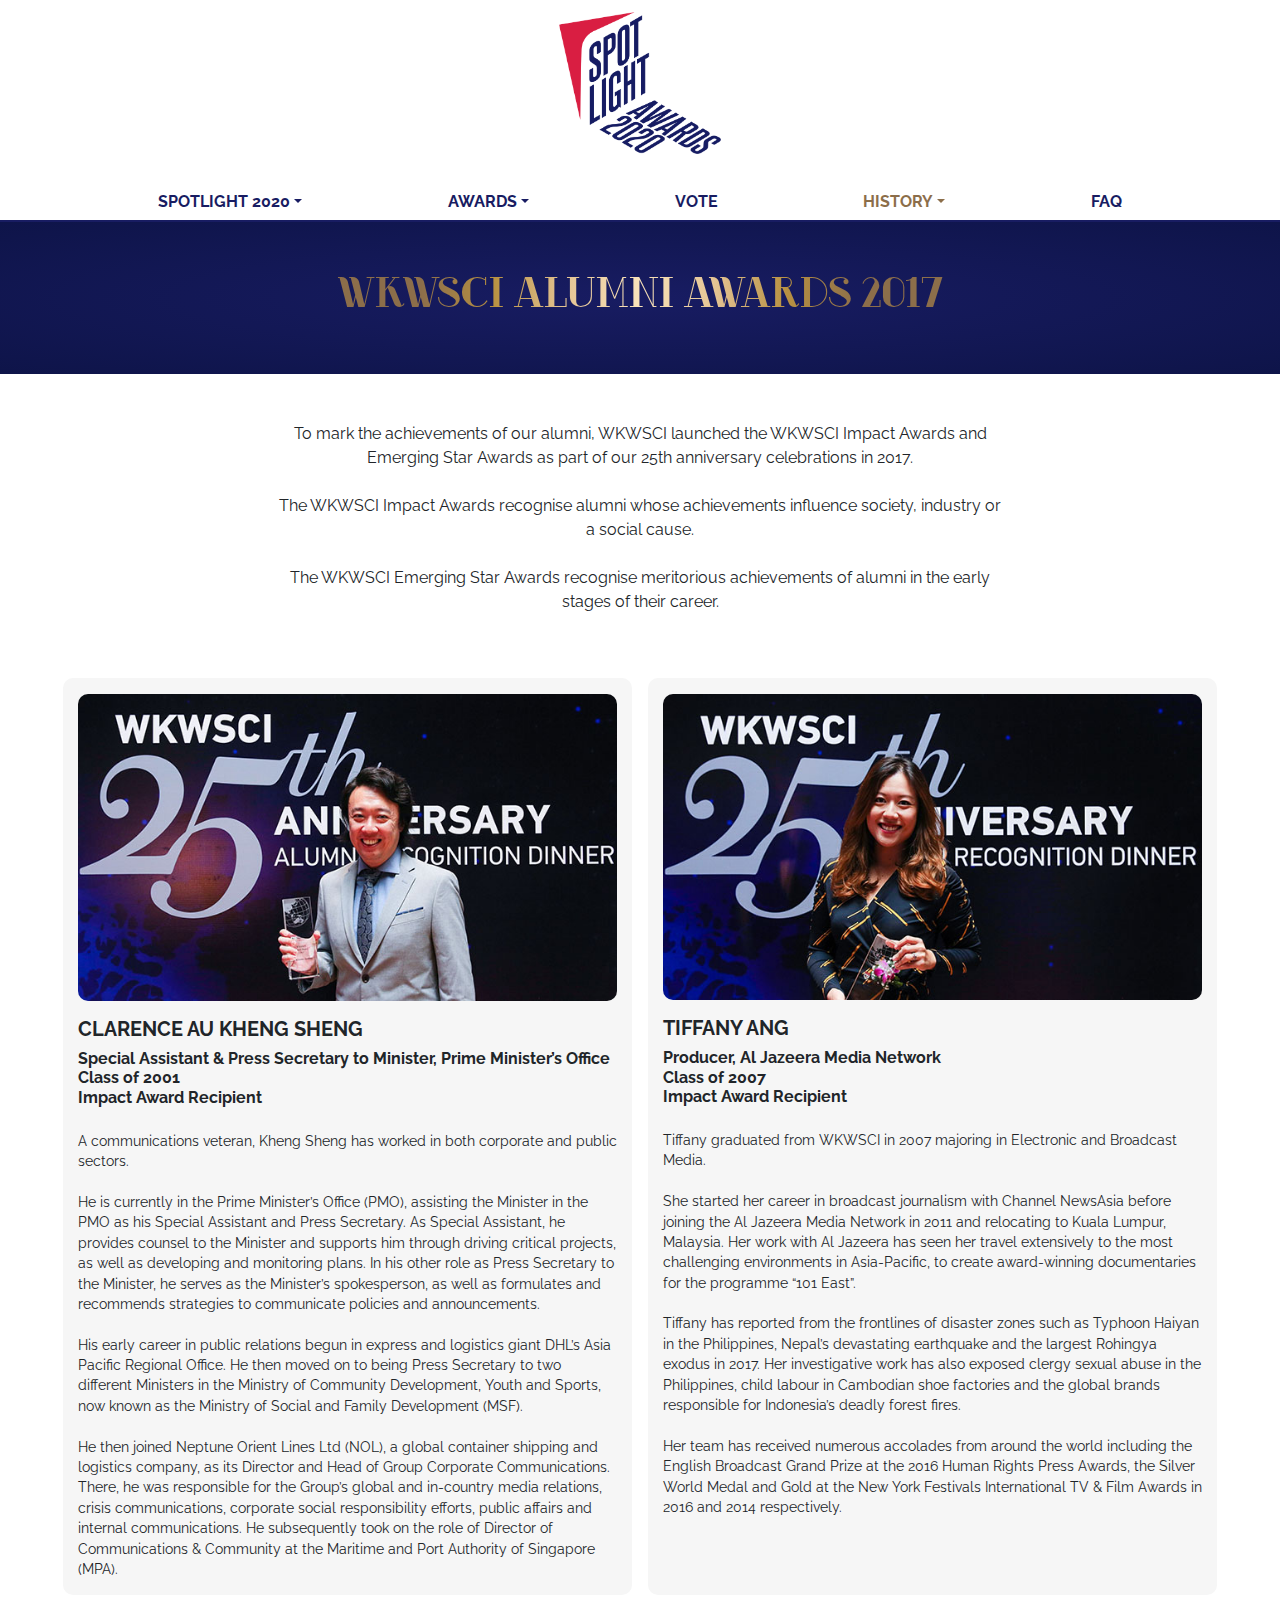
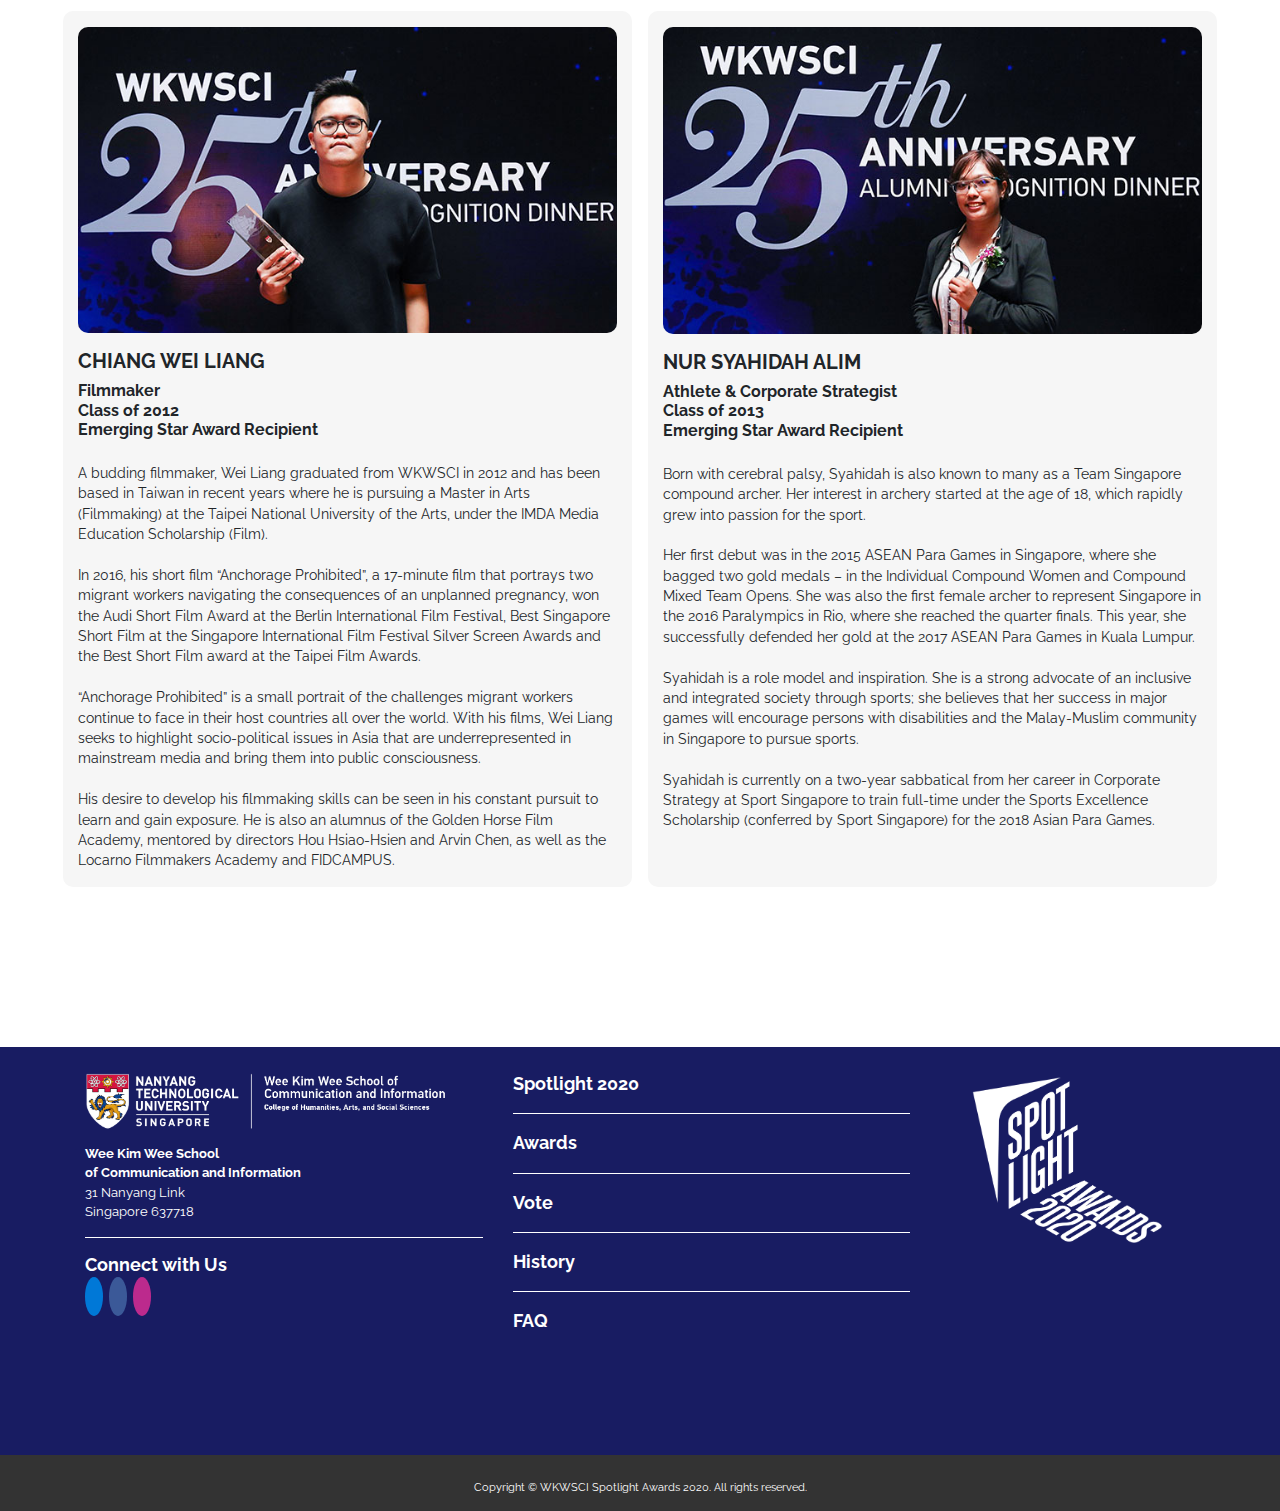
<file: history/2017.html>
<!DOCTYPE html>
<html lang="en"><!-- InstanceBegin template="/Templates/index.dwt" codeOutsideHTMLIsLocked="false" -->
  <head>
    <!-- Global site tag (gtag.js) - Google Analytics -->
    <script async src="https://www.googletagmanager.com/gtag/js?id=UA-171289237-1"></script>
    <script>
	  window.dataLayer = window.dataLayer || [];
	  function gtag(){dataLayer.push(arguments);}
	  gtag('js', new Date());

	  gtag('config', 'UA-171289237-1');
    </script>
    <meta charset="utf-8">
    <meta http-equiv="X-UA-Compatible" content="IE=edge">
    <meta name="viewport" content="width=device-width, initial-scale=1">
    <!-- InstanceBeginEditable name="title" -->
    <title>WKWSCI Spotlight Awards | Past Winners - 2017</title>
    <!-- InstanceEndEditable -->
    <link rel="icon" type="image/png" href="../images/favicon.ico">
    <link href="../css/bootstrap-4.3.1.css" rel="stylesheet">
    <link href="../css/custom.css" rel="stylesheet">
    <link href="../css/stylesheet.css" rel="stylesheet">
	<link href="https://fonts.googleapis.com/css2?family=Raleway:wght@400;700&display=swap" rel="stylesheet">
	<link rel="stylesheet" href="https://use.fontawesome.com/releases/v5.7.2/css/all.css" integrity="sha384-fnmOCqbTlWIlj8LyTjo7mOUStjsKC4pOpQbqyi7RrhN7udi9RwhKkMHpvLbHG9Sr" crossorigin="anonymous">
  </head>
  <!-- InstanceBeginEditable name="head" -->
  <!-- InstanceEndEditable -->
  <body>
    <div class="container d-none d-md-block">
	  <a href="../index.html">
      	<img src="../images/logo/Spotlight%20logo%20v1_1_NTU%20colours.png" alt="WKWSCI Spotlight Awards" width="15%" height="auto" class="center pb-3">
	  </a>
    </div>
	<nav class="navbar navbar-light navbar-expand-md justify-content-center">
	  <div class="container">
	    <a href="../index.html" class="navbar-brand d-md-none">
			  <img src="../images/logo/Spotlight%20logo%20v1_1_NTU%20colours.png" width="70px" alt="WKWSCI Spotlight Awards" style="margin-top: 35px">
		  </a>
	    <button class="navbar-toggler" type="button" data-toggle="collapse" data-target="#navbarSupportedContent" aria-controls="navbarSupportedContent" aria-expanded="false" aria-label="Toggle navigation" style="transform: translateY(-25px)">
		  <span class="navbar-toggler-icon"></span>
		  </button>
		  <div class="collapse navbar-collapse" id="navbarSupportedContent"><!-- InstanceBeginEditable name="navbar" -->
          <ul class="navbar-nav mr-auto nav-fill w-100">
            <li class="nav-item dropdown">
			  <a class="nav-link dropdown-toggle" href="../index.html" id="spotlight" role="button" data-toggle="dropdown" aria-haspopup="true" aria-expanded="false" style="font-size: 1rem; font-weight: 700; color: #181C62; text-transform: uppercase;">Spotlight 2020</a>
              <div class="dropdown-menu" aria-labelledby="spotlight">
				  <a class="dropdown-item" href="../index.html#intro">Introduction</a>
				  <a class="dropdown-item" href="../index.html#team">The Team</a>
				  <a class="dropdown-item" href="../index.html#sponsors">Sponsors</a>
			  </div>
            </li>
            <li class="nav-item dropdown">
				<a class="nav-link dropdown-toggle" href="../awards.html" id="awards" role="button" data-toggle="dropdown" aria-haspopup="true" aria-expanded="false" style="font-size: 1rem; font-weight: 700; color: #181C62; text-transform: uppercase;">Awards</a>
                <div class="dropdown-menu" aria-labelledby="awards">
					<a class="dropdown-item" href="../awards/alumni.html">Alumni Awards</a>
					<a class="dropdown-item" href="../awards/fyp.html">Top FYP Awards</a>
					<a class="dropdown-item" href="../awards/vanguard.html">Vanguard Awards</a>
					<a class="dropdown-item" href="../awards/sra.html">Special Recognition Awards</a>
				</div>
            </li>
            <li class="nav-item">
				<a class="nav-link" href="../vote.html" style="font-size: 1rem; font-weight: 700; color: #181C62; text-transform: uppercase;">Vote</a>
			</li>
            <li class="nav-item dropdown">
				<a class="nav-link dropdown-toggle" id="history" role="button" data-toggle="dropdown" aria-haspopup="true" aria-expanded="false" style="font-size: 1rem; font-weight: 700; color: #8c6e4a; text-transform: uppercase;">History</a>
                <div class="dropdown-menu" aria-labelledby="history">
					<a class="dropdown-item" href="2019.html">2019</a>
					<a class="dropdown-item" href="2018.html">2018</a>
					<a class="dropdown-item" href="2017.html">2017</a>
				</div>
            </li>
            <li class="nav-item">
				<a class="nav-link" href="../faq.html" style="font-size: 1rem; font-weight: 700; color: #181C62; text-transform: uppercase;">FAQ</a>
			</li>
          </ul>
		  <!-- InstanceEndEditable --></div>
	  </div>
    </nav>
	<!-- InstanceBeginEditable name="body" -->
	<div class="container-fluid header-gradient">
		<div class="container pt-5 pb-5">
			<div class="row">
				<div class="col-sm-0 col-lg-2"></div>
				<div class="col-sm-12 col-lg-8">
					<h1 class="text-gradient">WKWSCI Alumni Awards 2017</h1>
				</div>
			</div>
		</div>
	</div>
	<div class="container pt-3 pt-md-5 pb-5">
		<div class="row pb-5">
			<div class="col-sm-0 col-lg-2"></div>
			<div class="col-sm-12 col-lg-8">
				<p class="pb-5" style="text-align: center">To mark the achievements of our alumni, WKWSCI launched the WKWSCI Impact Awards and Emerging Star Awards as part of our 25th anniversary celebrations in 2017.<br><br>The WKWSCI Impact Awards recognise alumni whose achievements influence society, industry or a social cause.<br><br>The WKWSCI Emerging Star Awards recognise meritorious achievements of alumni in the early stages of their career.</p>
			</div>
			<div class="col-sm-0 col-lg-2"></div>
			<div class="col-12 px-4 px-md-0">
				<div class="row pb-5 justify-content-center">
					<div class="col-12 col-md-6 px-2 pb-3">
						<div class="container" style="background-color: #f6f6f6; border-radius: 10px; height: 100%;">
							<div class="row">
								<div class="col-12 pt-3">
									<img src="../images/history/2017/AA_2017_IA_Clarence Au Kheng Sheng.jpg" style="border-radius: 10px;" width="100%" alt="Clarence Au Kheng Sheng">
								</div>
								<div class="col-12 pt-3">
									<h4 style="text-align: left; text-transform: uppercase;">Clarence Au Kheng Sheng</h4>
									<h5 class="pb-3" style="text-align: left">Special Assistant &amp; Press Secretary to Minister, Prime Minister’s Office<br>Class of 2001<br>Impact Award Recipient</h5>
								  <p style="text-align: left; font-size: 0.85rem;">A communications veteran, Kheng Sheng has worked in both corporate and public sectors.<br><br>He is currently in the Prime Minister’s Office (PMO), assisting the Minister in the PMO as his Special Assistant and Press Secretary. As Special Assistant, he provides counsel to the Minister and supports him through driving critical projects, as well as developing and monitoring plans. In his other role as Press Secretary to the Minister, he serves as the Minister’s spokesperson, as well as formulates and recommends strategies to communicate policies and announcements.<br><br>His early career in public relations begun in express and logistics giant DHL’s Asia Pacific Regional Office. He then moved on to being Press Secretary to two different Ministers in the Ministry of Community Development, Youth and Sports, now known as the Ministry of Social and Family Development (MSF).<br><br>He then joined Neptune Orient Lines Ltd (NOL), a global container shipping and logistics company, as its Director and Head of Group Corporate Communications. There, he was responsible for the Group’s global and in-country media relations, crisis communications, corporate social responsibility efforts, public affairs and internal communications. He subsequently took on the role of Director of Communications &amp; Community at the Maritime and Port Authority of Singapore (MPA).</p>
								</div>
							</div>
						</div>
					</div>	
					<div class="col-12 col-md-6 px-2 pb-3">
						<div class="container" style="background-color: #f6f6f6; border-radius: 10px; height: 100%;">
							<div class="row">
								<div class="col-12 pt-3">
									<img src="../images/history/2017/AA_2017_IA_Tiffany Ang.jpg" style="border-radius: 10px;" width="100%" alt="Tiffany Ang">
								</div>
								<div class="col-12 pt-3">
									<h4 style="text-align: left; text-transform: uppercase;">Tiffany Ang</h4>
									<h5 class="pb-3" style="text-align: left">Producer, Al Jazeera Media Network<br>Class of 2007<br>Impact Award Recipient</h5>
									<p style="text-align: left; font-size: 0.85rem;">Tiffany graduated from WKWSCI in 2007 majoring in Electronic and Broadcast Media.<br><br>She started her career in broadcast journalism with Channel NewsAsia before joining the Al Jazeera Media Network in 2011 and relocating to Kuala Lumpur, Malaysia. Her work with Al Jazeera has seen her travel extensively to the most challenging environments in Asia-Pacific, to create award-winning documentaries for the programme “101 East”.<br><br>Tiffany has reported from the frontlines of disaster zones such as Typhoon Haiyan in the Philippines, Nepal’s devastating earthquake and the largest Rohingya exodus in 2017. Her investigative work has also exposed clergy sexual abuse in the Philippines, child labour in Cambodian shoe factories and the global brands responsible for Indonesia’s deadly forest fires.<br><br>Her team has received numerous accolades from around the world including the English Broadcast Grand Prize at the 2016 Human Rights Press Awards, the Silver World Medal and Gold at the New York Festivals International TV &amp; Film Awards in 2016 and 2014 respectively.</p>
								</div>
							</div>
						</div>
					</div>	
					<div class="col-12 col-md-6 px-2 pb-3">
						<div class="container" style="background-color: #f6f6f6; border-radius: 10px; height: 100%;">
							<div class="row">
								<div class="col-12 pt-3">
									<img src="../images/history/2017/AA_2017_ESA_Chiang Wei Liang.jpg" style="border-radius: 10px;" width="100%" alt="Chiang Wei Liang">
								</div>
								<div class="col-12 pt-3">
									<h4 style="text-align: left; text-transform: uppercase;">Chiang Wei Liang</h4>
									<h5 class="pb-3" style="text-align: left">Filmmaker<br>Class of 2012<br>Emerging Star Award Recipient</h5>
									<p style="text-align: left; font-size: 0.85rem;">A budding filmmaker, Wei Liang graduated from WKWSCI in 2012 and has been based in Taiwan in recent years where he is pursuing a Master in Arts (Filmmaking) at the Taipei National University of the Arts, under the IMDA Media Education Scholarship (Film).<br><br>In 2016, his short film “Anchorage Prohibited”, a 17-minute film that portrays two migrant workers navigating the consequences of an unplanned pregnancy, won the Audi Short Film Award at the Berlin International Film Festival, Best Singapore Short Film at the Singapore International Film Festival Silver Screen Awards and the Best Short Film award at the Taipei Film Awards.<br><br>“Anchorage Prohibited” is a small portrait of the challenges migrant workers continue to face in their host countries all over the world. With his films, Wei Liang seeks to highlight socio-political issues in Asia that are underrepresented in mainstream media and bring them into public consciousness.<br><br>His desire to develop his filmmaking skills can be seen in his constant pursuit to learn and gain exposure. He is also an alumnus of the Golden Horse Film Academy, mentored by directors Hou Hsiao-Hsien and Arvin Chen, as well as the Locarno Filmmakers Academy and FIDCAMPUS.</p>
								</div>
							</div>
						</div>
					</div>
					<div class="col-12 col-md-6 px-2 pb-3">
						<div class="container" style="background-color: #f6f6f6; border-radius: 10px; height: 100%;">
							<div class="row">
								<div class="col-12 pt-3">
									<img src="../images/history/2017/AA_2017_ESA_Nur Syahidah Alim.jpg" style="border-radius: 10px;" width="100%" alt="Nur Syahidah Alim">
								</div>
								<div class="col-12 pt-3">
									<h4 style="text-align: left; text-transform: uppercase;">Nur Syahidah Alim</h4>
									<h5 class="pb-3" style="text-align: left">Athlete &amp; Corporate Strategist<br>Class of 2013<br>Emerging Star Award Recipient</h5>
									<p style="text-align: left; font-size: 0.85rem;">Born with cerebral palsy, Syahidah is also known to many as a Team Singapore compound archer. Her interest in archery started at the age of 18, which rapidly grew into passion for the sport.<br><br>Her first debut was in the 2015 ASEAN Para Games in Singapore, where she bagged two gold medals – in the Individual Compound Women and Compound Mixed Team Opens. She was also the first female archer to represent Singapore in the 2016 Paralympics in Rio, where she reached the quarter finals. This year, she successfully defended her gold at the 2017 ASEAN Para Games in Kuala Lumpur.<br><br>Syahidah is a role model and inspiration. She is a strong advocate of an inclusive and integrated society through sports; she believes that her success in major games will encourage persons with disabilities and the Malay-Muslim community in Singapore to pursue sports.<br><br>Syahidah is currently on a two-year sabbatical from her career in Corporate Strategy at Sport Singapore to train full-time under the Sports Excellence Scholarship (conferred by Sport Singapore) for the 2018 Asian Para Games.</p>
								</div>
							</div>
						</div>
					</div>
				</div>
			</div>
		</div>
	</div>	
	<!-- InstanceEndEditable -->
	<div style="background-color: #181c62">
	  <br>
		<div class="container" style="font-size: 0.8rem">
		  <div class="row">
			<div class="col-md-9 col-12">
			  <div class="row">
				<div class="col-12 col-md-7 col-xl-6 pb-3">
				  <img src="../images/logo/CoHASS_WKWSCI_RW.png" alt="Wee Kim Wee School of Communication and Information" width="100%" id="wkwsci-logo">
				  <address style="color: #ffffff"><strong>Wee Kim Wee School<br>of Communication and Information</strong>
					<br>31 Nanyang Link
					<br>Singapore 637718
					<br>
				  </address>
				  <hr style="border-color: #ffffff">
				  <h4 class="footer" style="text-align: left; color: #ffffff">Connect with Us</h4>
					<a href="mailto:wkwsci.awards@ntu.edu.sg" class="far fa-envelope"></a>&nbsp;
					<a href="https://www.facebook.com/wkwsci/" class="fab fa-facebook-f"></a>&nbsp;
					<a href="https://www.instagram.com/wkwsci.awards/" class="fab fa-instagram"></a>&nbsp;
				</div>
				<div class="col-md-5 col-xl-6 d-none d-md-block" id="footernav">
				  <a class="footer" style="font-weight: 700; color: #ffffff" href="../index.html#intro">Spotlight 2020</a>
				  <hr style="border-color: #ffffff">
				  <a class="footer" style="font-weight: 700; color: #ffffff" href="../awards/alumni.html">Awards</a>
				  <hr style="border-color: #ffffff">
				  <a class="footer" style="font-weight: 700; color: #ffffff" href="../vote.html">Vote</a>
				  <hr style="border-color: #ffffff">
				  <a class="footer" style="font-weight: 700; color: #ffffff" href="../history.html">History</a>
				  <hr style="border-color: #ffffff">
				  <a class="footer" style="font-weight: 700; color: #ffffff" href="../faq.html">FAQ</a>
				</div>
			  </div>
			</div>
			<div class="col-md-3 d-none d-md-block mt-md-0 mt-2">
			  <div align="center">
				<img src="../images/logo/spotlight%20awards%20white.png" width="75%" alt="WeeVolunteer">
			  </div>
			</div>
		  </div>
		</div><br>
		<div class="d-none d-md-block">
		  <br><br><br><br>
		</div>
	  </div>
    <footer class="text-center" style="background-color: #333333">
      <div class="container">
        <div class="row">
          <div class="col-12">
              <br>
			  <p style="font-size: 0.7rem; color: #ffffff">Copyright © WKWSCI Spotlight Awards 2020. <span class="d-block d-sm-none"></span>All rights reserved.</p>
          </div>
        </div>
      </div>
    </footer>
    <!-- jQuery (necessary for Bootstrap's JavaScript plugins) -->
    <script src="../js/jquery-3.2.1.min.js"></script>
    <!-- Include all compiled plugins (below), or include individual files as needed -->
    <script src="../js/popper.min.js"></script>
    <script src="../js/bootstrap-4.3.1.js"></script>
</body>
<!-- InstanceEnd --></html>
</file>
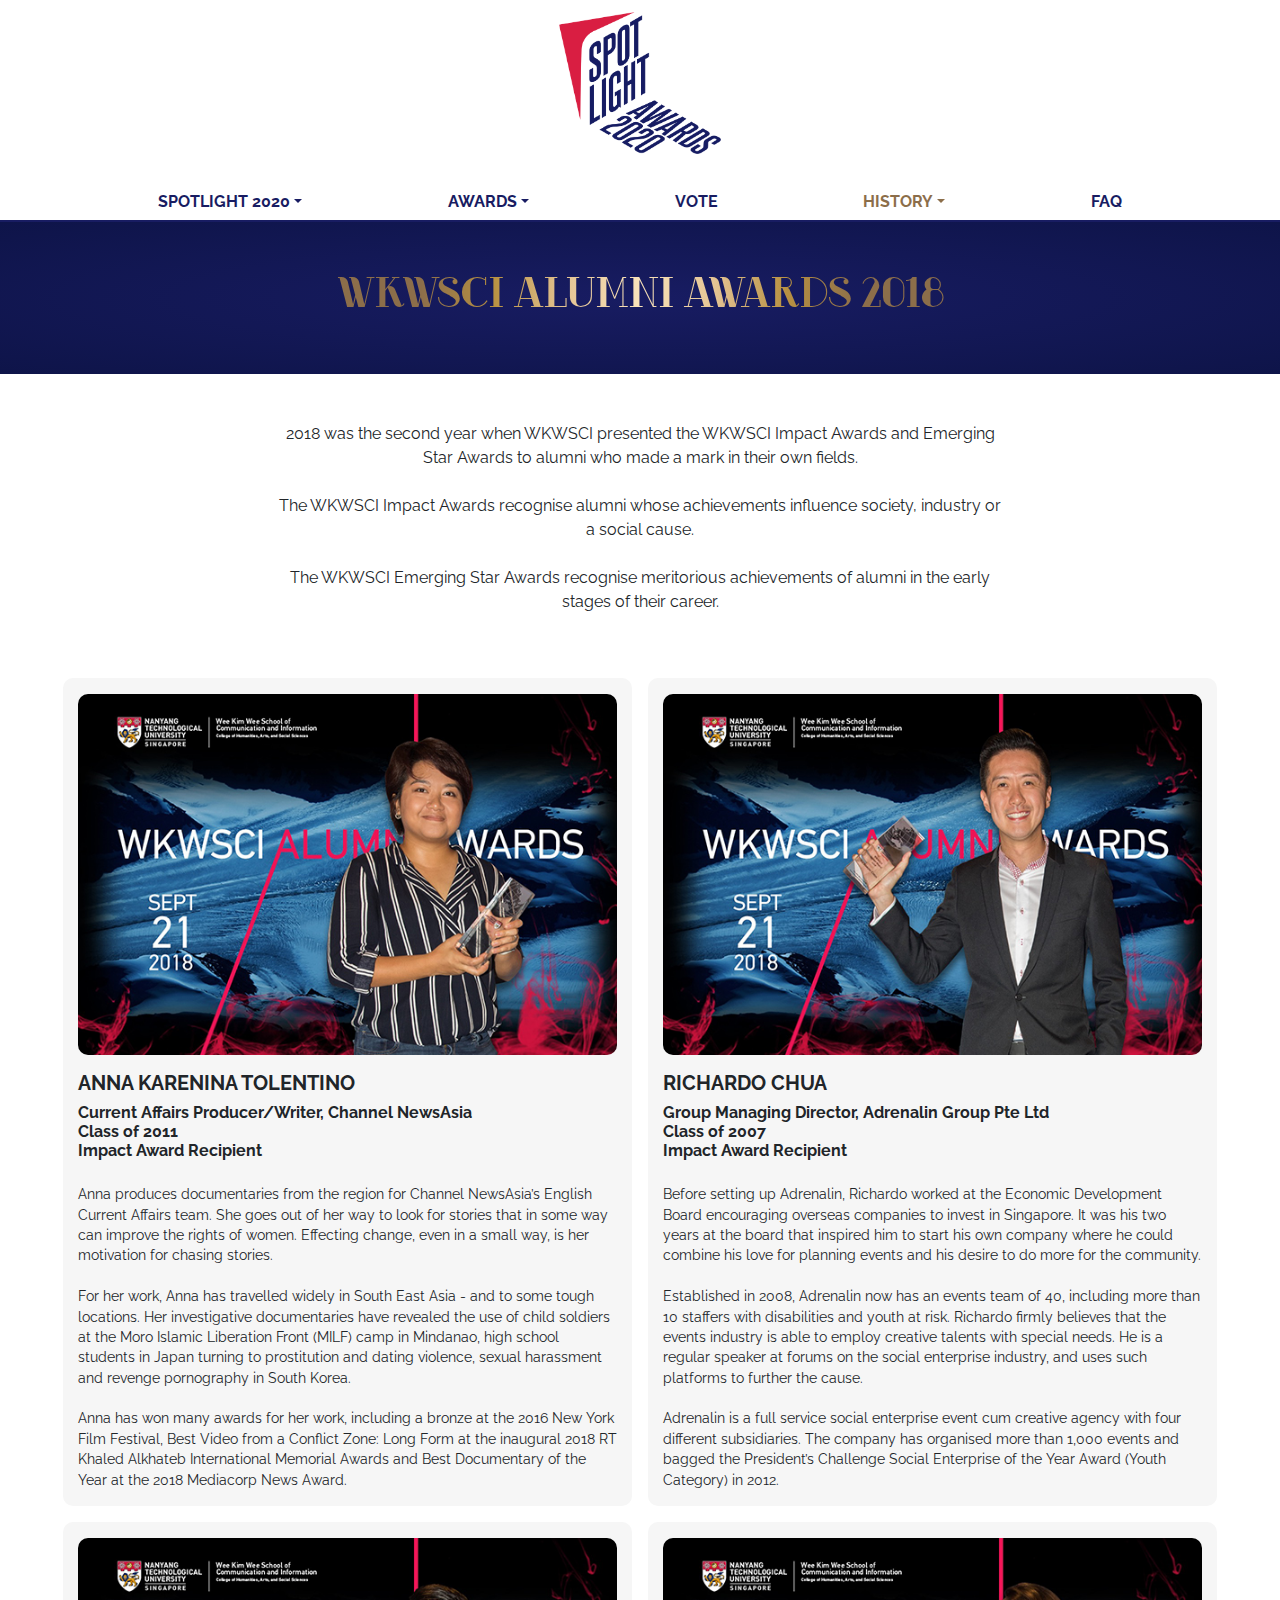
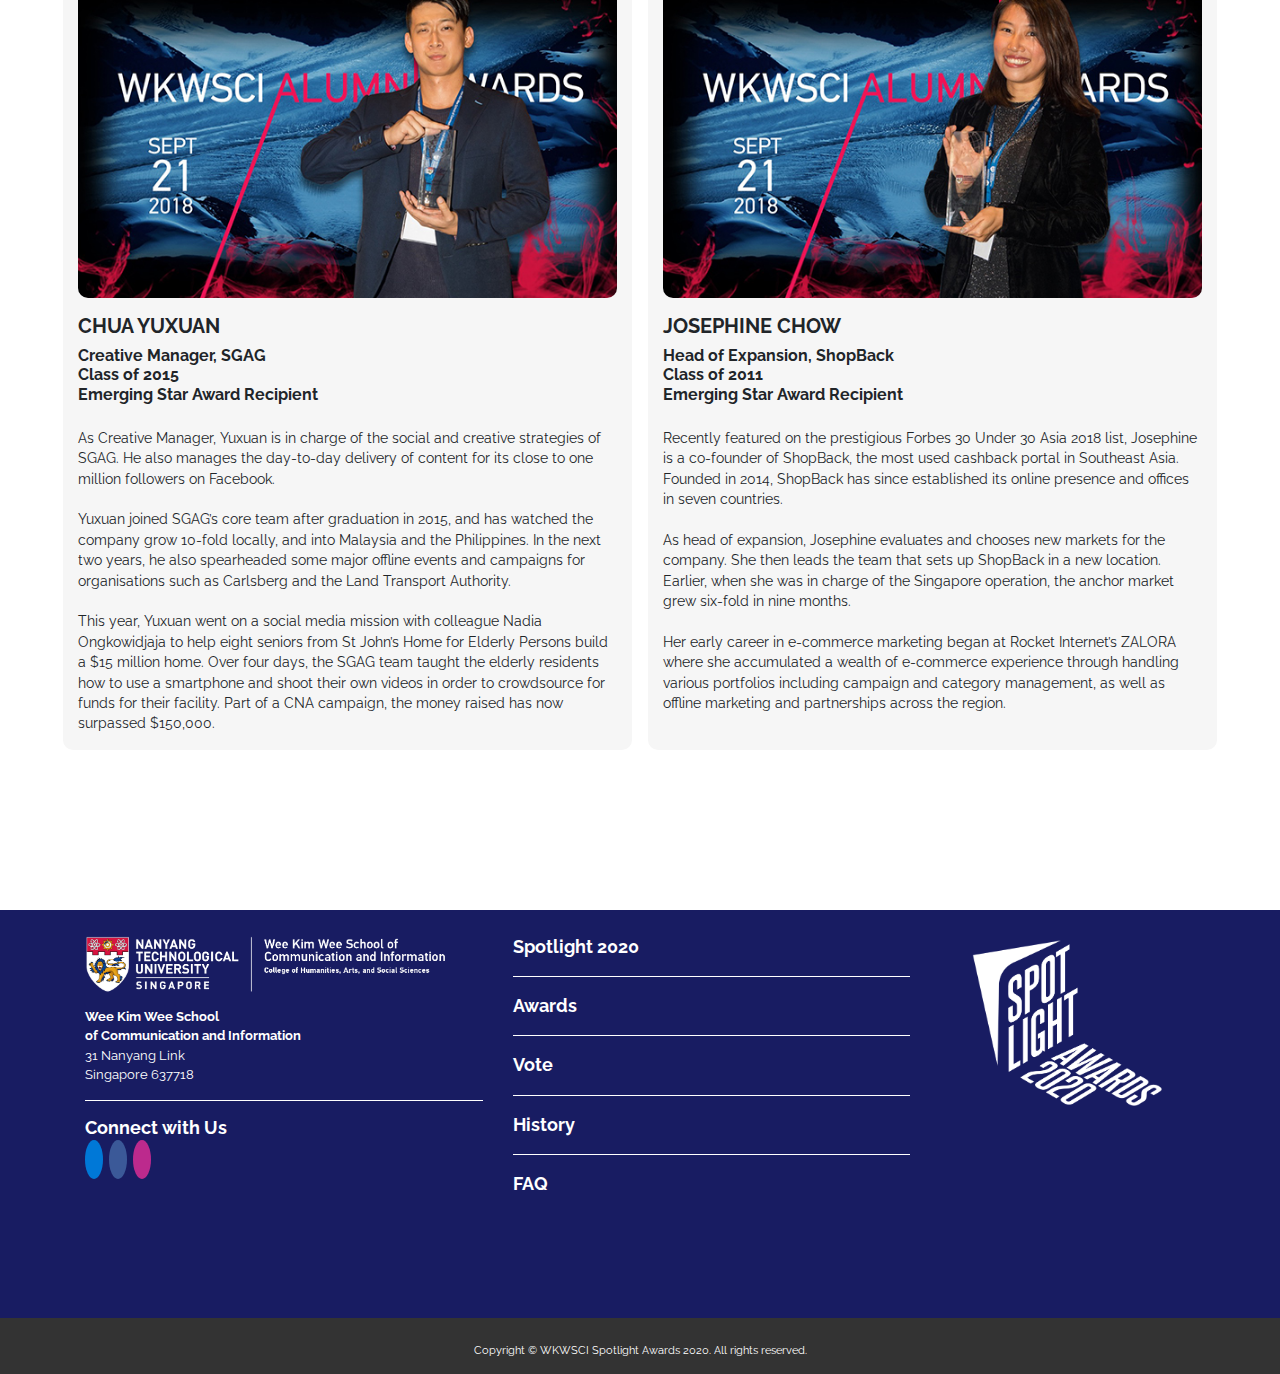
<file: history/2018.html>
<!DOCTYPE html>
<html lang="en"><!-- InstanceBegin template="/Templates/index.dwt" codeOutsideHTMLIsLocked="false" -->
  <head>
    <!-- Global site tag (gtag.js) - Google Analytics -->
    <script async src="https://www.googletagmanager.com/gtag/js?id=UA-171289237-1"></script>
    <script>
	  window.dataLayer = window.dataLayer || [];
	  function gtag(){dataLayer.push(arguments);}
	  gtag('js', new Date());

	  gtag('config', 'UA-171289237-1');
    </script>
    <meta charset="utf-8">
    <meta http-equiv="X-UA-Compatible" content="IE=edge">
    <meta name="viewport" content="width=device-width, initial-scale=1">
    <!-- InstanceBeginEditable name="title" -->
    <title>WKWSCI Spotlight Awards | Past Winners - 2018</title>
    <!-- InstanceEndEditable -->
    <link rel="icon" type="image/png" href="../images/favicon.ico">
    <link href="../css/bootstrap-4.3.1.css" rel="stylesheet">
    <link href="../css/custom.css" rel="stylesheet">
    <link href="../css/stylesheet.css" rel="stylesheet">
	<link href="https://fonts.googleapis.com/css2?family=Raleway:wght@400;700&display=swap" rel="stylesheet">
	<link rel="stylesheet" href="https://use.fontawesome.com/releases/v5.7.2/css/all.css" integrity="sha384-fnmOCqbTlWIlj8LyTjo7mOUStjsKC4pOpQbqyi7RrhN7udi9RwhKkMHpvLbHG9Sr" crossorigin="anonymous">
  </head>
  <!-- InstanceBeginEditable name="head" -->
  <!-- InstanceEndEditable -->
  <body>
    <div class="container d-none d-md-block">
	  <a href="../index.html">
      	<img src="../images/logo/Spotlight%20logo%20v1_1_NTU%20colours.png" alt="WKWSCI Spotlight Awards" width="15%" height="auto" class="center pb-3">
	  </a>
    </div>
	<nav class="navbar navbar-light navbar-expand-md justify-content-center">
	  <div class="container">
	    <a href="../index.html" class="navbar-brand d-md-none">
			  <img src="../images/logo/Spotlight%20logo%20v1_1_NTU%20colours.png" width="70px" alt="WKWSCI Spotlight Awards" style="margin-top: 35px">
		  </a>
	    <button class="navbar-toggler" type="button" data-toggle="collapse" data-target="#navbarSupportedContent" aria-controls="navbarSupportedContent" aria-expanded="false" aria-label="Toggle navigation" style="transform: translateY(-25px)">
		  <span class="navbar-toggler-icon"></span>
		  </button>
		  <div class="collapse navbar-collapse" id="navbarSupportedContent"><!-- InstanceBeginEditable name="navbar" -->
          <ul class="navbar-nav mr-auto nav-fill w-100">
            <li class="nav-item dropdown">
			  <a class="nav-link dropdown-toggle" href="../index.html" id="spotlight" role="button" data-toggle="dropdown" aria-haspopup="true" aria-expanded="false" style="font-size: 1rem; font-weight: 700; color: #181C62; text-transform: uppercase;">Spotlight 2020</a>
              <div class="dropdown-menu" aria-labelledby="spotlight">
				  <a class="dropdown-item" href="../index.html#intro">Introduction</a>
				  <a class="dropdown-item" href="../index.html#team">The Team</a>
				  <a class="dropdown-item" href="../index.html#sponsors">Sponsors</a>
			  </div>
            </li>
            <li class="nav-item dropdown">
				<a class="nav-link dropdown-toggle" href="../awards.html" id="awards" role="button" data-toggle="dropdown" aria-haspopup="true" aria-expanded="false" style="font-size: 1rem; font-weight: 700; color: #181C62; text-transform: uppercase;">Awards</a>
                <div class="dropdown-menu" aria-labelledby="awards">
					<a class="dropdown-item" href="../awards/alumni.html">Alumni Awards</a>
					<a class="dropdown-item" href="../awards/fyp.html">Top FYP Awards</a>
					<a class="dropdown-item" href="../awards/vanguard.html">Vanguard Awards</a>
					<a class="dropdown-item" href="../awards/sra.html">Special Recognition Awards</a>
				</div>
            </li>
            <li class="nav-item">
				<a class="nav-link" href="../vote.html" style="font-size: 1rem; font-weight: 700; color: #181C62; text-transform: uppercase;">Vote</a>
			</li>
            <li class="nav-item dropdown">
				<a class="nav-link dropdown-toggle" id="history" role="button" data-toggle="dropdown" aria-haspopup="true" aria-expanded="false" style="font-size: 1rem; font-weight: 700; color: #8c6e4a; text-transform: uppercase;">History</a>
                <div class="dropdown-menu" aria-labelledby="history">
					<a class="dropdown-item" href="2019.html">2019</a>
					<a class="dropdown-item" href="2018.html">2018</a>
					<a class="dropdown-item" href="2017.html">2017</a>
				</div>
            </li>
            <li class="nav-item">
				<a class="nav-link" href="../faq.html" style="font-size: 1rem; font-weight: 700; color: #181C62; text-transform: uppercase;">FAQ</a>
			</li>
          </ul>
		  <!-- InstanceEndEditable --></div>
	  </div>
    </nav>
	<!-- InstanceBeginEditable name="body" -->
	<div class="container-fluid header-gradient">
		<div class="container pt-5 pb-5">
			<div class="row">
				<div class="col-sm-0 col-lg-2"></div>
				<div class="col-sm-12 col-lg-8">
					<h1 class="text-gradient">WKWSCI Alumni Awards 2018</h1>
				</div>
			</div>
		</div>
	</div>
	<div class="container pt-3 pt-md-5 pb-5">
		<div class="row pb-5">
			<div class="col-sm-0 col-lg-2"></div>
			<div class="col-sm-12 col-lg-8">
				<p class="pb-5" style="text-align: center">2018 was the second year when WKWSCI presented the WKWSCI Impact Awards and Emerging Star Awards to alumni who made a mark in their own fields.<br><br>The WKWSCI Impact Awards recognise alumni whose achievements influence society, industry or a social cause.<br><br>The WKWSCI Emerging Star Awards recognise meritorious achievements of alumni in the early stages of their career.</p>
			</div>
			<div class="col-sm-0 col-lg-2"></div>
			<div class="col-12 px-4 px-md-0">
				<div class="row pb-5 justify-content-center">
					<div class="col-12 col-md-6 px-2 pb-3">
						<div class="container" style="background-color: #f6f6f6; border-radius: 10px; height: 100%;">
							<div class="row">
								<div class="col-12 pt-3">
									<img src="../images/history/2018/AA_2018_IA_Anna Karenina Tolentino.jpg" style="border-radius: 10px;" width="100%" alt="Anna Karenina Tolentino">
								</div>
								<div class="col-12 pt-3">
									<h4 style="text-align: left; text-transform: uppercase;">Anna Karenina Tolentino</h4>
									<h5 class="pb-3" style="text-align: left">Current Affairs Producer/Writer, Channel NewsAsia<br>Class of 2011<br>Impact Award Recipient</h5>
								  <p style="text-align: left; font-size: 0.85rem;">Anna produces documentaries from the region for Channel NewsAsia’s English Current Affairs team. She goes out of her way to look for stories that in some way can improve the rights of women. Effecting change, even in a small way, is her motivation for chasing stories.<br><br>For her work, Anna has travelled widely in South East Asia - and to some tough locations. Her investigative documentaries have revealed the use of child soldiers at the Moro Islamic Liberation Front (MILF) camp in Mindanao, high school students in Japan turning to prostitution and dating violence, sexual harassment and revenge pornography in South Korea.<br><br>Anna has won many awards for her work, including a bronze at the 2016 New York Film Festival, Best Video from a Conflict Zone: Long Form at the inaugural 2018 RT Khaled Alkhateb International Memorial Awards and Best Documentary of the Year at the 2018 Mediacorp News Award.</p>
								</div>
							</div>
						</div>
					</div>	
					<div class="col-12 col-md-6 px-2 pb-3">
						<div class="container" style="background-color: #f6f6f6; border-radius: 10px; height: 100%;">
							<div class="row">
								<div class="col-12 pt-3">
									<img src="../images/history/2018/AA_2018_IA_Richardo Chua.jpeg" style="border-radius: 10px;" width="100%" alt="Richardo Chua">
								</div>
								<div class="col-12 pt-3">
									<h4 style="text-align: left; text-transform: uppercase;">Richardo Chua</h4>
									<h5 class="pb-3" style="text-align: left">Group Managing Director, Adrenalin Group Pte Ltd<br>Class of 2007<br>Impact Award Recipient</h5>
									<p style="text-align: left; font-size: 0.85rem;">Before setting up Adrenalin, Richardo worked at the Economic Development Board encouraging overseas companies to invest in Singapore. It was his two years at the board that inspired him to start his own company where he could combine his love for planning events and his desire to do more for the community.<br><br>Established in 2008, Adrenalin now has an events team of 40, including more than 10 staffers with disabilities and youth at risk. Richardo firmly believes that the events industry is able to employ creative talents with special needs. He is a regular speaker at forums on the social enterprise industry, and uses such platforms to further the cause.<br><br>Adrenalin is a full service social enterprise event cum creative agency with four different subsidiaries. The company has organised more than 1,000 events and bagged the President’s Challenge Social Enterprise of the Year Award (Youth Category) in 2012.</p>
								</div>
							</div>
						</div>
					</div>	
					<div class="col-12 col-md-6 px-2 pb-3">
						<div class="container" style="background-color: #f6f6f6; border-radius: 10px; height: 100%;">
							<div class="row">
								<div class="col-12 pt-3">
									<img src="../images/history/2018/AA_2018_ESA_Chua Yuxuan.jpg" style="border-radius: 10px;" width="100%" alt="Chua Yuxuan">
								</div>
								<div class="col-12 pt-3">
									<h4 style="text-align: left; text-transform: uppercase;">Chua Yuxuan</h4>
									<h5 class="pb-3" style="text-align: left">Creative Manager, SGAG<br>Class of 2015<br>Emerging Star Award Recipient</h5>
									<p style="text-align: left; font-size: 0.85rem;">As Creative Manager, Yuxuan is in charge of the social and creative strategies of SGAG. He also manages the day-to-day delivery of content for its close to one million followers on Facebook.<br><br>Yuxuan joined SGAG’s core team after graduation in 2015, and has watched the company grow 10-fold locally, and into Malaysia and the Philippines. In the next two years, he also spearheaded some major offline events and campaigns for organisations such as Carlsberg and the Land Transport Authority.<br><br>This year, Yuxuan went on a social media mission with colleague Nadia Ongkowidjaja to help eight seniors from St John’s Home for Elderly Persons build a $15 million home. Over four days, the SGAG team taught the elderly residents how to use a smartphone and shoot their own videos in order to crowdsource for funds for their facility. Part of a CNA campaign, the money raised has now surpassed $150,000.</p>
								</div>
							</div>
						</div>
					</div>
					<div class="col-12 col-md-6 px-2 pb-3">
						<div class="container" style="background-color: #f6f6f6; border-radius: 10px; height: 100%;">
							<div class="row">
								<div class="col-12 pt-3">
									<img src="../images/history/2018/AA_2018_ESA_Josephine Chow.jpeg" style="border-radius: 10px;" width="100%" alt="Josephine Chow">
								</div>
								<div class="col-12 pt-3">
									<h4 style="text-align: left; text-transform: uppercase;">Josephine Chow</h4>
									<h5 class="pb-3" style="text-align: left">Head of Expansion, ShopBack<br>Class of 2011<br>Emerging Star Award Recipient</h5>
									<p style="text-align: left; font-size: 0.85rem;">Recently featured on the prestigious Forbes 30 Under 30 Asia 2018 list, Josephine is a co-founder of ShopBack, the most used cashback portal in Southeast Asia. Founded in 2014, ShopBack has since established its online presence and offices in seven countries.<br><br>As head of expansion, Josephine evaluates and chooses new markets for the company. She then leads the team that sets up ShopBack in a new location. Earlier, when she was in charge of the Singapore operation, the anchor market grew six-fold in nine months.<br><br>Her early career in e-commerce marketing began at Rocket Internet’s ZALORA where she accumulated a wealth of e-commerce experience through handling various portfolios including campaign and category management, as well as offline marketing and partnerships across the region.</p>
								</div>
							</div>
						</div>
					</div>
				</div>
			</div>
		</div>
	</div>	
	<!-- InstanceEndEditable -->
	<div style="background-color: #181c62">
	  <br>
		<div class="container" style="font-size: 0.8rem">
		  <div class="row">
			<div class="col-md-9 col-12">
			  <div class="row">
				<div class="col-12 col-md-7 col-xl-6 pb-3">
				  <img src="../images/logo/CoHASS_WKWSCI_RW.png" alt="Wee Kim Wee School of Communication and Information" width="100%" id="wkwsci-logo">
				  <address style="color: #ffffff"><strong>Wee Kim Wee School<br>of Communication and Information</strong>
					<br>31 Nanyang Link
					<br>Singapore 637718
					<br>
				  </address>
				  <hr style="border-color: #ffffff">
				  <h4 class="footer" style="text-align: left; color: #ffffff">Connect with Us</h4>
					<a href="mailto:wkwsci.awards@ntu.edu.sg" class="far fa-envelope"></a>&nbsp;
					<a href="https://www.facebook.com/wkwsci/" class="fab fa-facebook-f"></a>&nbsp;
					<a href="https://www.instagram.com/wkwsci.awards/" class="fab fa-instagram"></a>&nbsp;
				</div>
				<div class="col-md-5 col-xl-6 d-none d-md-block" id="footernav">
				  <a class="footer" style="font-weight: 700; color: #ffffff" href="../index.html#intro">Spotlight 2020</a>
				  <hr style="border-color: #ffffff">
				  <a class="footer" style="font-weight: 700; color: #ffffff" href="../awards/alumni.html">Awards</a>
				  <hr style="border-color: #ffffff">
				  <a class="footer" style="font-weight: 700; color: #ffffff" href="../vote.html">Vote</a>
				  <hr style="border-color: #ffffff">
				  <a class="footer" style="font-weight: 700; color: #ffffff" href="../history.html">History</a>
				  <hr style="border-color: #ffffff">
				  <a class="footer" style="font-weight: 700; color: #ffffff" href="../faq.html">FAQ</a>
				</div>
			  </div>
			</div>
			<div class="col-md-3 d-none d-md-block mt-md-0 mt-2">
			  <div align="center">
				<img src="../images/logo/spotlight%20awards%20white.png" width="75%" alt="WeeVolunteer">
			  </div>
			</div>
		  </div>
		</div><br>
		<div class="d-none d-md-block">
		  <br><br><br><br>
		</div>
	  </div>
    <footer class="text-center" style="background-color: #333333">
      <div class="container">
        <div class="row">
          <div class="col-12">
              <br>
			  <p style="font-size: 0.7rem; color: #ffffff">Copyright © WKWSCI Spotlight Awards 2020. <span class="d-block d-sm-none"></span>All rights reserved.</p>
          </div>
        </div>
      </div>
    </footer>
    <!-- jQuery (necessary for Bootstrap's JavaScript plugins) -->
    <script src="../js/jquery-3.2.1.min.js"></script>
    <!-- Include all compiled plugins (below), or include individual files as needed -->
    <script src="../js/popper.min.js"></script>
    <script src="../js/bootstrap-4.3.1.js"></script>
</body>
<!-- InstanceEnd --></html>
</file>
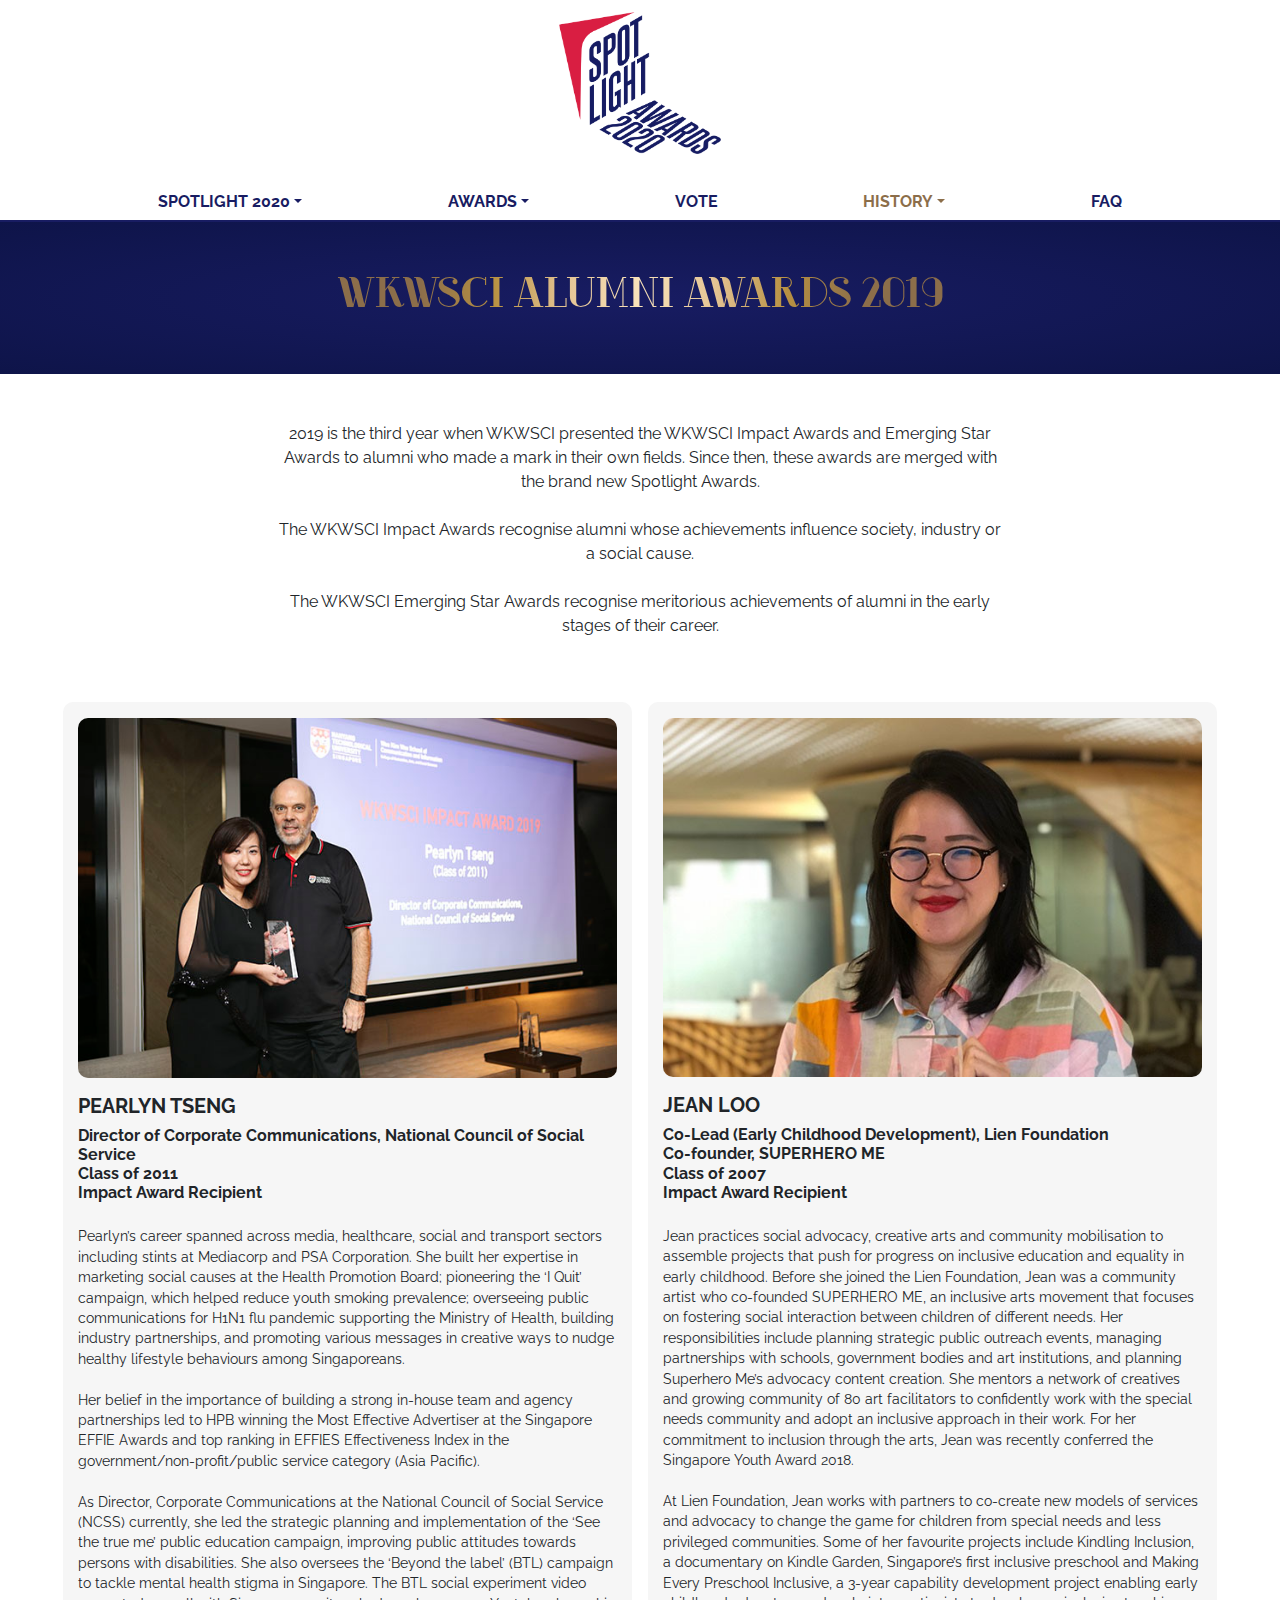
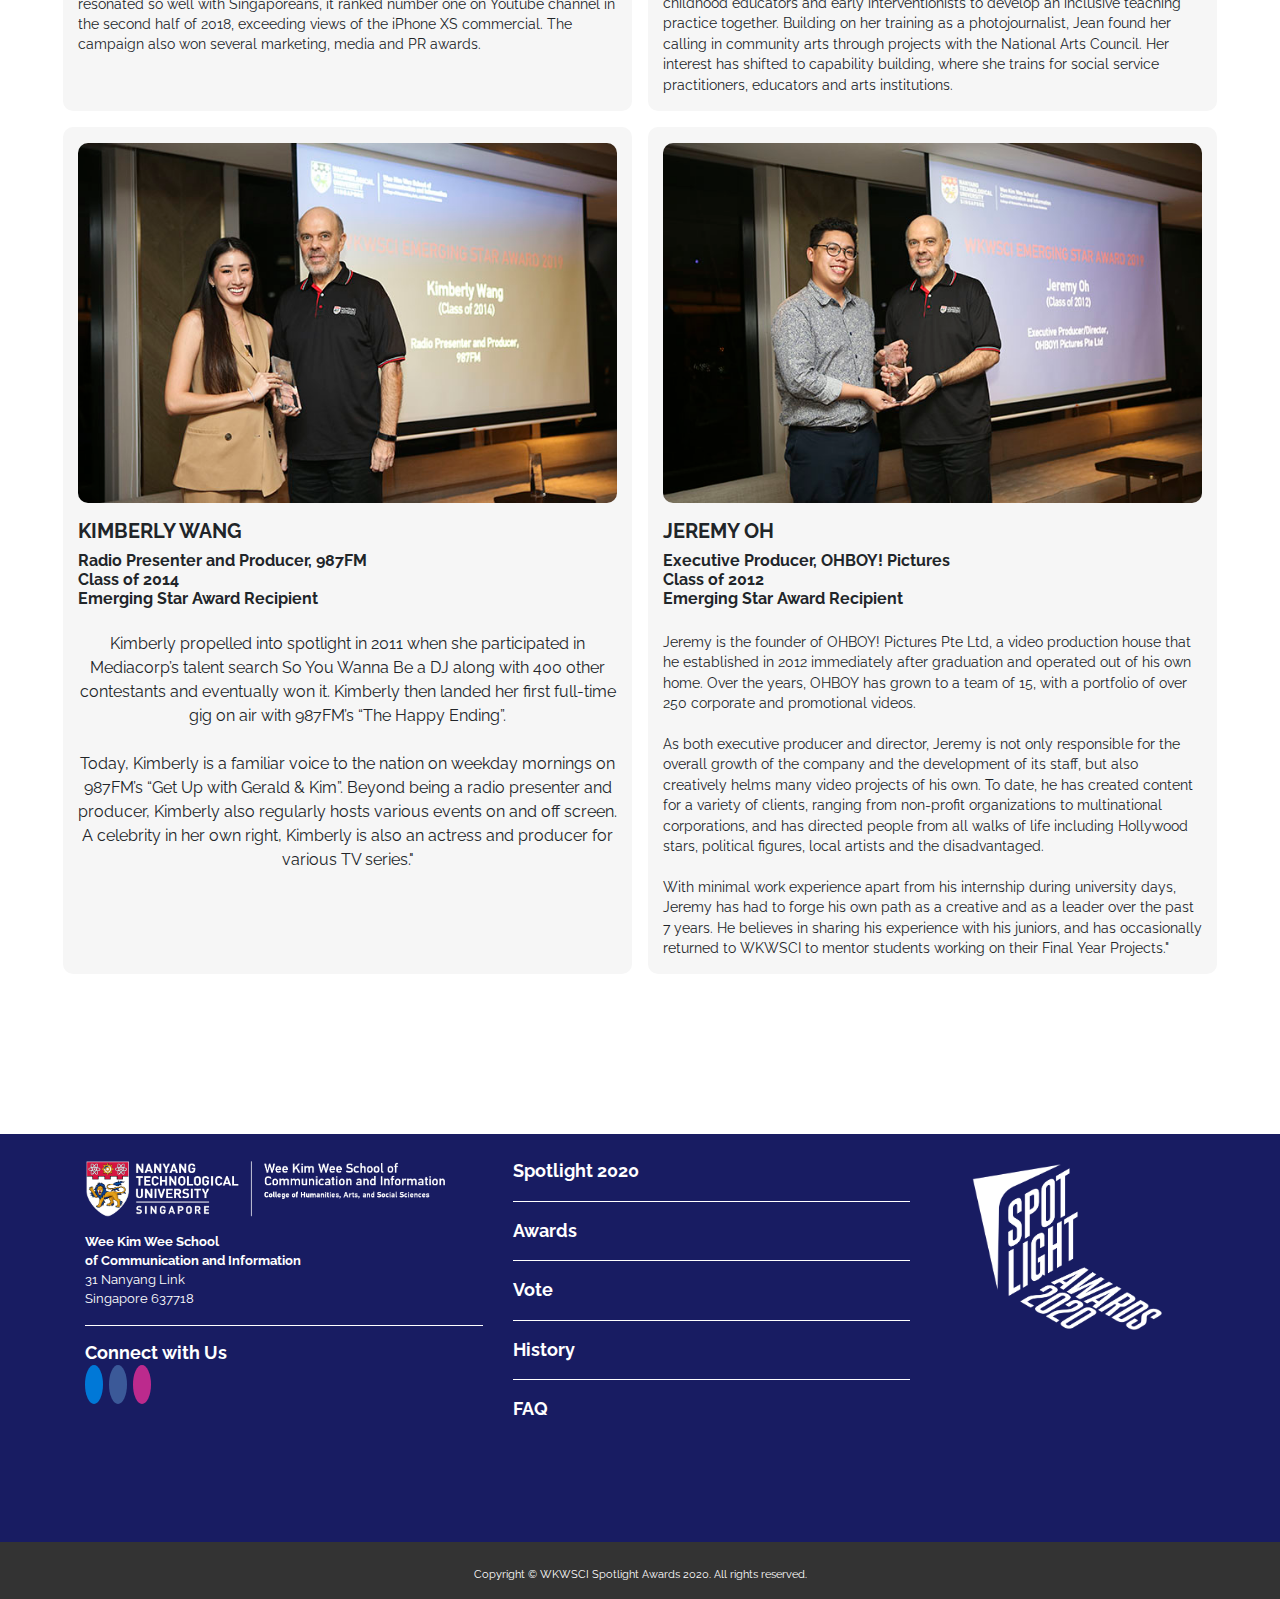
<file: history/2019.html>
<!DOCTYPE html>
<html lang="en"><!-- InstanceBegin template="/Templates/index.dwt" codeOutsideHTMLIsLocked="false" -->
  <head>
    <!-- Global site tag (gtag.js) - Google Analytics -->
    <script async src="https://www.googletagmanager.com/gtag/js?id=UA-171289237-1"></script>
    <script>
	  window.dataLayer = window.dataLayer || [];
	  function gtag(){dataLayer.push(arguments);}
	  gtag('js', new Date());

	  gtag('config', 'UA-171289237-1');
    </script>
    <meta charset="utf-8">
    <meta http-equiv="X-UA-Compatible" content="IE=edge">
    <meta name="viewport" content="width=device-width, initial-scale=1">
    <!-- InstanceBeginEditable name="title" -->
    <title>WKWSCI Spotlight Awards | Past Winners - 2019</title>
    <!-- InstanceEndEditable -->
    <link rel="icon" type="image/png" href="../images/favicon.ico">
    <link href="../css/bootstrap-4.3.1.css" rel="stylesheet">
    <link href="../css/custom.css" rel="stylesheet">
    <link href="../css/stylesheet.css" rel="stylesheet">
	<link href="https://fonts.googleapis.com/css2?family=Raleway:wght@400;700&display=swap" rel="stylesheet">
	<link rel="stylesheet" href="https://use.fontawesome.com/releases/v5.7.2/css/all.css" integrity="sha384-fnmOCqbTlWIlj8LyTjo7mOUStjsKC4pOpQbqyi7RrhN7udi9RwhKkMHpvLbHG9Sr" crossorigin="anonymous">
  </head>
  <!-- InstanceBeginEditable name="head" -->
  <!-- InstanceEndEditable -->
  <body>
    <div class="container d-none d-md-block">
	  <a href="../index.html">
      	<img src="../images/logo/Spotlight%20logo%20v1_1_NTU%20colours.png" alt="WKWSCI Spotlight Awards" width="15%" height="auto" class="center pb-3">
	  </a>
    </div>
	<nav class="navbar navbar-light navbar-expand-md justify-content-center">
	  <div class="container">
	    <a href="../index.html" class="navbar-brand d-md-none">
			  <img src="../images/logo/Spotlight%20logo%20v1_1_NTU%20colours.png" width="70px" alt="WKWSCI Spotlight Awards" style="margin-top: 35px">
		  </a>
	    <button class="navbar-toggler" type="button" data-toggle="collapse" data-target="#navbarSupportedContent" aria-controls="navbarSupportedContent" aria-expanded="false" aria-label="Toggle navigation" style="transform: translateY(-25px)">
		  <span class="navbar-toggler-icon"></span>
		  </button>
		  <div class="collapse navbar-collapse" id="navbarSupportedContent"><!-- InstanceBeginEditable name="navbar" -->
          <ul class="navbar-nav mr-auto nav-fill w-100">
            <li class="nav-item dropdown">
			  <a class="nav-link dropdown-toggle" href="../index.html" id="spotlight" role="button" data-toggle="dropdown" aria-haspopup="true" aria-expanded="false" style="font-size: 1rem; font-weight: 700; color: #181C62; text-transform: uppercase;">Spotlight 2020</a>
              <div class="dropdown-menu" aria-labelledby="spotlight">
				  <a class="dropdown-item" href="../index.html#intro">Introduction</a>
				  <a class="dropdown-item" href="../index.html#team">The Team</a>
				  <a class="dropdown-item" href="../index.html#sponsors">Sponsors</a>
			  </div>
            </li>
            <li class="nav-item dropdown">
				<a class="nav-link dropdown-toggle" href="../awards.html" id="awards" role="button" data-toggle="dropdown" aria-haspopup="true" aria-expanded="false" style="font-size: 1rem; font-weight: 700; color: #181C62; text-transform: uppercase;">Awards</a>
                <div class="dropdown-menu" aria-labelledby="awards">
					<a class="dropdown-item" href="../awards/alumni.html">Alumni Awards</a>
					<a class="dropdown-item" href="../awards/fyp.html">Top FYP Awards</a>
					<a class="dropdown-item" href="../awards/vanguard.html">Vanguard Awards</a>
					<a class="dropdown-item" href="../awards/sra.html">Special Recognition Awards</a>
				</div>
            </li>
            <li class="nav-item">
				<a class="nav-link" href="../vote.html" style="font-size: 1rem; font-weight: 700; color: #181C62; text-transform: uppercase;">Vote</a>
			</li>
            <li class="nav-item dropdown">
				<a class="nav-link dropdown-toggle" id="history" role="button" data-toggle="dropdown" aria-haspopup="true" aria-expanded="false" style="font-size: 1rem; font-weight: 700; color: #8c6e4a; text-transform: uppercase;">History</a>
                <div class="dropdown-menu" aria-labelledby="history">
					<a class="dropdown-item" href="2019.html">2019</a>
					<a class="dropdown-item" href="2018.html">2018</a>
					<a class="dropdown-item" href="2017.html">2017</a>
				</div>
            </li>
            <li class="nav-item">
				<a class="nav-link" href="../faq.html" style="font-size: 1rem; font-weight: 700; color: #181C62; text-transform: uppercase;">FAQ</a>
			</li>
          </ul>
		  <!-- InstanceEndEditable --></div>
	  </div>
    </nav>
	<!-- InstanceBeginEditable name="body" -->
	<div class="container-fluid header-gradient">
		<div class="container pt-5 pb-5">
			<div class="row">
				<div class="col-sm-0 col-lg-2"></div>
				<div class="col-sm-12 col-lg-8">
					<h1 class="text-gradient">WKWSCI Alumni Awards 2019</h1>
				</div>
			</div>
		</div>
	</div>
	<div class="container pt-3 pt-md-5 pb-5">
		<div class="row pb-5">
			<div class="col-sm-0 col-lg-2"></div>
			<div class="col-sm-12 col-lg-8">
				<p class="pb-5" style="text-align: center">2019 is the third year when WKWSCI presented the WKWSCI Impact Awards and Emerging Star Awards to alumni who made a mark in their own fields. Since then, these awards are merged with the brand new Spotlight Awards.<br><br>The WKWSCI Impact Awards recognise alumni whose achievements influence society, industry or a social cause.<br><br>The WKWSCI Emerging Star Awards recognise meritorious achievements of alumni in the early stages of their career.</p>
			</div>
			<div class="col-sm-0 col-lg-2"></div>
			<div class="col-12 px-4 px-md-0">
				<div class="row pb-5 justify-content-center">
					<div class="col-12 col-md-6 px-2 pb-3">
						<div class="container" style="background-color: #f6f6f6; border-radius: 10px; height: 100%;">
							<div class="row">
								<div class="col-12 pt-3">
									<img src="../images/history/2019/AA_2019_IA_Pearlyn Tseng.jpg" style="border-radius: 10px;" width="100%" alt="Pearlyn Tseng">
								</div>
								<div class="col-12 pt-3">
									<h4 style="text-align: left; text-transform: uppercase;">Pearlyn Tseng</h4>
									<h5 class="pb-3" style="text-align: left">Director of Corporate Communications, National Council of Social Service<br>Class of 2011<br>Impact Award Recipient</h5>
								  <p style="text-align: left; font-size: 0.85rem;">Pearlyn’s career spanned across media, healthcare, social and transport sectors including stints at Mediacorp and PSA Corporation. She built her expertise in marketing social causes at the Health Promotion Board; pioneering the ‘I Quit’ campaign, which helped reduce youth smoking prevalence; overseeing public communications for H1N1 flu pandemic supporting the Ministry of Health, building industry partnerships, and promoting various messages in creative ways to nudge healthy lifestyle behaviours among Singaporeans.<br><br>Her belief in the importance of building a strong in-house team and agency partnerships led to HPB winning the Most Effective Advertiser at the Singapore EFFIE Awards and top ranking in EFFIES Effectiveness Index in the government/non-profit/public service category (Asia Pacific).<br><br>As Director, Corporate Communications at the National Council of Social Service (NCSS) currently, she led the strategic planning and implementation of the ‘See the true me’ public education campaign, improving public attitudes towards persons with disabilities. She also oversees the ‘Beyond the label’ (BTL) campaign to tackle mental health stigma in Singapore. The BTL social experiment video resonated so well with Singaporeans, it ranked number one on Youtube channel in the second half of 2018, exceeding views of the iPhone XS commercial. The campaign also won several marketing, media and PR awards.</p>
								</div>
							</div>
						</div>
					</div>	
					<div class="col-12 col-md-6 px-2 pb-3">
						<div class="container" style="background-color: #f6f6f6; border-radius: 10px; height: 100%;">
							<div class="row">
								<div class="col-12 pt-3">
									<img src="../images/history/2019/AA_2019_IA_Jean Loo_2.jpg" style="border-radius: 10px;" width="100%" alt="Jean Loo">
								</div>
								<div class="col-12 pt-3">
									<h4 style="text-align: left; text-transform: uppercase;">Jean Loo</h4>
									<h5 class="pb-3" style="text-align: left">Co-Lead (Early Childhood Development), Lien Foundation<br>Co-founder, SUPERHERO ME<br>Class of 2007<br>Impact Award Recipient</h5>
									<p style="text-align: left; font-size: 0.85rem;">Jean practices social advocacy, creative arts and community mobilisation to assemble projects that push for progress on inclusive education and equality in early childhood. Before she joined the Lien Foundation, Jean was a community artist who co-founded SUPERHERO ME, an inclusive arts movement that focuses on fostering social interaction between children of different needs. Her responsibilities include planning strategic public outreach events, managing partnerships with schools, government bodies and art institutions, and planning Superhero Me’s advocacy content creation. She mentors a network of creatives and growing community of 80 art facilitators to confidently work with the special needs community and adopt an inclusive approach in their work. For her commitment to inclusion through the arts, Jean was recently conferred the Singapore Youth Award 2018.<br><br>At Lien Foundation, Jean works with partners to co-create new models of services and advocacy to change the game for children from special needs and less privileged communities. Some of her favourite projects include Kindling Inclusion, a documentary on Kindle Garden, Singapore’s first inclusive preschool and Making Every Preschool Inclusive, a 3-year capability development project enabling early childhood educators and early interventionists to develop an inclusive teaching practice together. Building on her training as a photojournalist, Jean found her calling in community arts through projects with the National Arts Council. Her interest has shifted to capability building, where she trains for social service practitioners, educators and arts institutions.</p>
								</div>
							</div>
						</div>
					</div>	
					<div class="col-12 col-md-6 px-2 pb-3">
						<div class="container" style="background-color: #f6f6f6; border-radius: 10px; height: 100%;">
							<div class="row">
								<div class="col-12 pt-3">
									<img src="../images/history/2019/AA_2019_ESA_Kimberly Wang.jpg" style="border-radius: 10px;" width="100%" alt="Kimberly Wang">
								</div>
								<div class="col-12 pt-3">
									<h4 style="text-align: left; text-transform: uppercase;">Kimberly Wang</h4>
									<h5 class="pb-3" style="text-align: left">Radio Presenter and Producer, 987FM<br>Class of 2014<br>Emerging Star Award Recipient</h5>
									<p>Kimberly propelled into spotlight in 2011 when she participated in Mediacorp’s talent search So You Wanna Be a DJ along with 400 other contestants and eventually won it. Kimberly then landed her first full-time gig on air with 987FM’s “The Happy Ending”.<br><br>Today, Kimberly is a familiar voice to the nation on weekday mornings on 987FM’s “Get Up with Gerald &amp; Kim”. Beyond being a radio presenter and producer, Kimberly also regularly hosts various events on and off screen. A celebrity in her own right, Kimberly is also an actress and producer for various TV series."</p>
								</div>
							</div>
						</div>
					</div>
					<div class="col-12 col-md-6 px-2 pb-3">
						<div class="container" style="background-color: #f6f6f6; border-radius: 10px; height: 100%;">
							<div class="row">
								<div class="col-12 pt-3">
									<img src="../images/history/2019/AA_2019_ESA_Jeremy Oh.jpg" style="border-radius: 10px;" width="100%" alt="Jeremy Oh">
								</div>
								<div class="col-12 pt-3">
									<h4 style="text-align: left; text-transform: uppercase;">Jeremy Oh</h4>
									<h5 class="pb-3" style="text-align: left">Executive Producer, OHBOY! Pictures<br>Class of 2012<br>Emerging Star Award Recipient</h5>
									<p style="text-align: left; font-size: 0.85rem;">Jeremy is the founder of OHBOY! Pictures Pte Ltd, a video production house that he established in 2012 immediately after graduation and operated out of his own home. Over the years, OHBOY has grown to a team of 15, with a portfolio of over 250 corporate and promotional videos.<br><br>As both executive producer and director, Jeremy is not only responsible for the overall growth of the company and the development of its staff, but also creatively helms many video projects of his own. To date, he has created content for a variety of clients, ranging from non-profit organizations to multinational corporations, and has directed people from all walks of life including Hollywood stars, political figures, local artists and the disadvantaged.<br><br>With minimal work experience apart from his internship during university days, Jeremy has had to forge his own path as a creative and as a leader over the past 7 years. He believes in sharing his experience with his juniors, and has occasionally returned to WKWSCI to mentor students working on their Final Year Projects."</p>
								</div>
							</div>
						</div>
					</div>
				</div>
			</div>
		</div>
	</div>	
	<!-- InstanceEndEditable -->
	<div style="background-color: #181c62">
	  <br>
		<div class="container" style="font-size: 0.8rem">
		  <div class="row">
			<div class="col-md-9 col-12">
			  <div class="row">
				<div class="col-12 col-md-7 col-xl-6 pb-3">
				  <img src="../images/logo/CoHASS_WKWSCI_RW.png" alt="Wee Kim Wee School of Communication and Information" width="100%" id="wkwsci-logo">
				  <address style="color: #ffffff"><strong>Wee Kim Wee School<br>of Communication and Information</strong>
					<br>31 Nanyang Link
					<br>Singapore 637718
					<br>
				  </address>
				  <hr style="border-color: #ffffff">
				  <h4 class="footer" style="text-align: left; color: #ffffff">Connect with Us</h4>
					<a href="mailto:wkwsci.awards@ntu.edu.sg" class="far fa-envelope"></a>&nbsp;
					<a href="https://www.facebook.com/wkwsci/" class="fab fa-facebook-f"></a>&nbsp;
					<a href="https://www.instagram.com/wkwsci.awards/" class="fab fa-instagram"></a>&nbsp;
				</div>
				<div class="col-md-5 col-xl-6 d-none d-md-block" id="footernav">
				  <a class="footer" style="font-weight: 700; color: #ffffff" href="../index.html#intro">Spotlight 2020</a>
				  <hr style="border-color: #ffffff">
				  <a class="footer" style="font-weight: 700; color: #ffffff" href="../awards/alumni.html">Awards</a>
				  <hr style="border-color: #ffffff">
				  <a class="footer" style="font-weight: 700; color: #ffffff" href="../vote.html">Vote</a>
				  <hr style="border-color: #ffffff">
				  <a class="footer" style="font-weight: 700; color: #ffffff" href="../history.html">History</a>
				  <hr style="border-color: #ffffff">
				  <a class="footer" style="font-weight: 700; color: #ffffff" href="../faq.html">FAQ</a>
				</div>
			  </div>
			</div>
			<div class="col-md-3 d-none d-md-block mt-md-0 mt-2">
			  <div align="center">
				<img src="../images/logo/spotlight%20awards%20white.png" width="75%" alt="WeeVolunteer">
			  </div>
			</div>
		  </div>
		</div><br>
		<div class="d-none d-md-block">
		  <br><br><br><br>
		</div>
	  </div>
    <footer class="text-center" style="background-color: #333333">
      <div class="container">
        <div class="row">
          <div class="col-12">
              <br>
			  <p style="font-size: 0.7rem; color: #ffffff">Copyright © WKWSCI Spotlight Awards 2020. <span class="d-block d-sm-none"></span>All rights reserved.</p>
          </div>
        </div>
      </div>
    </footer>
    <!-- jQuery (necessary for Bootstrap's JavaScript plugins) -->
    <script src="../js/jquery-3.2.1.min.js"></script>
    <!-- Include all compiled plugins (below), or include individual files as needed -->
    <script src="../js/popper.min.js"></script>
    <script src="../js/bootstrap-4.3.1.js"></script>
</body>
<!-- InstanceEnd --></html>
</file>
<file: css/custom.css>
@charset "utf-8";
/* CSS Document */

/* Color Scheme
blue = #181c62;
gold = #8c6e4a;
red = #d71440;
turquoise = #32bcad;
*/

html, body {
  font-family: raleway;
}

body {
  font-size: 1rem;
}

.center {
  display: block;
  margin-left: auto;
  margin-right: auto;
}

div.nav {
  white-space: nowrap;
  overflow-x: auto
}

div.nav a {
  display: inline-block;
  float: none;
}

.col-0 {
  -webkit-box-flex: 0;
  -ms-flex: 0 0 4.166666%;
  flex: 0 0 4.166666;
  max-width: 4.166666%;
}

.col-md-0 {
  -webkit-box-flex: 0;
  -ms-flex: 0 0 4.166666%;
  flex: 0 0 4.166666;
  max-width: 4.166666%;
}

.dropdown-item.active, .dropdown-item:active {
  color: #fff;
  text-decoration: none;
  background-color: #181c62;
}

#weevo {
  font-weight: 600;
}

.nav-link {
  font-weight: 400;
  font-size: 0.9rem;
  margin-bottom: -2px;
}

.navbar {
  padding: 0rem 1rem;
  border-bottom: 2px solid #181c62;
}

.navbar-brand{
  display:flex;
  justify-content:center;
  align-items:center;
  height:50px;
  width:100%;
}

.navbar-toggler {
  border: 0px solid transparent;
}

.nav-tabs {
  overflow-x: auto;
  overflow-y: hidden;
  display: -webkit-box;
  display: -moz-box;
}

.nav-tabs>li {
  float: none;
}

.nav-tabs {
  border-bottom: 0px;
}

.nav-tabs .nav-item {
  margin-bottom: -1px;
  margin-right: 2px;
}

.nav-tabs .nav-link {
  border: 3px;
  border-top-left-radius: 0rem;
  border-top-right-radius: 0rem;
  border-bottom: 3px solid #181c62;
}

.nav-tabs .nav-link:hover, .nav-tabs .nav-link:focus {
  border-bottom-color: rgba(24,28,98,0.80);
  color: rgba(24,28,98,0.80);
}

.nav-tabs .nav-link.disabled {
  color: #6c757d;
  background-color: transparent;
  border-color: transparent;
}

.nav-tabs .nav-link.active,
.nav-tabs .nav-item.show .nav-link {
  color: #495057;
  background-color: #fff;
  border-bottom: 3px solid #181c62;
}

.caps {
  text-transform: uppercase;
}

.header-gradient {
  background: radial-gradient(#181c62, #0e1449);
}

.text-gradient {
  background-position: center;
  background-color: #8c6e4a;
  background-image: linear-gradient(90deg, #8c6e4a, #8c6e4a, #8c6e4a, #b89142, #e5c595, #f9e3bb, #e5c595, #b89142, #8c6e4a, #8c6e4a, #8c6e4a);
  -webkit-background-clip: text;
  -moz-background-clip: text;
  -webkit-text-fill-color: transparent; 
  -moz-text-fill-color: transparent;  
}

h1, h2, h3, h4, h5, h6,
.h1, .h2, .h3, .h4, .h5, .h6 {
  font-weight: 400;
  text-align: center;
}

h1, .h1 {
  font-family: riot_squad_nfregular; 
  font-size: 2.5rem;
  font-weight: 300;
  color: #8c6e4a;
  text-transform: uppercase;
}

h2, .h2 {
  font-family: riot_squad_nfregular; 
  font-size: 2rem;
  font-weight: 300;
  color: #8c6e4a;
  text-transform: uppercase;
}

h3, .h3 {
  font-size: 1.5rem;
  font-weight: 700;
}

h4, .h4 {
  font-size: 1.25rem;
  font-weight: 700;
}

h5, .h5 {
  font-size: 1rem;
  font-weight: 700;
}

figcaption {
  font-size: 0.7rem;
  font-style: italic;
  color: #696969;
}

.btn-primary {
  background-color: rgba(24,28,98);
  border-color: rgba(24,28,98);
}

.btn-primary:hover {
  background-color: rgba(24,28,98,0.80);
  border-color: rgba(24,28,98,0.80);
}

.btn-primary:focus, .btn-primary.focus {
  box-shadow: 0 0 0 0.2rem rgba(24,28,98,0.80);
}

.btn-primary:not(:disabled):not(.disabled):active, .btn-primary:not(:disabled):not(.disabled).active,
.show > .btn-primary.dropdown-toggle {
  background-color: rgba(24,28,98,0.80);
  border-color: rgba(24,28,98,0.80);
}

.btn-primary:not(:disabled):not(.disabled):active:focus, .btn-primary:not(:disabled):not(.disabled).active:focus,
.show > .btn-primary.dropdown-toggle:focus {
  box-shadow: 0 0 0 0.2rem rgba(24,28,98,0.80);
}

.videoWrapper {
	position: relative;
	padding-bottom: 56.25%; /* 16:9 */
	padding-top: 0;
	height: 0;
}

.videoWrapper iframe {
	position: absolute;
	top: 0;
	left: 0;
	width: 100%;
	height: 100%;
}
	
p {
	font-size: 1rem;
	text-align: center;
}

.footer {
  font-size: 1.1rem;
}

.fab, .far {
  padding: 9px;
  font-size: 18px;
  width: 37px;
  text-align: center;
  text-decoration: none;
  border-radius: 50%;
}

.fab:hover, .far:hover {
  opacity: 0.7;
  text-decoration: none;
  color: white;
}

.fa-envelope {
  color: white;
  background: #0078d7;
}

.fa-facebook-f {
  background: #3B5998;
  color: white;
}

.fa-instagram {
  background: #bc2a8d;
  color: white;
} 

.fa-youtube {
  background: #ff0000;
  color: white;
}

#wkwsci-logo {
	margin: -6% 0% -3% -6.5%;
}

ul.images {
  margin: 0;
  padding: 0;
  white-space: nowrap;
  overflow-x: auto;
  background-color: #ddd;
  border-radius: 10px;
}

ul.images li {
  display: inline;
}

.images {
  overflow-x: scroll;
  overflow-y: hidden;
}

ul.solo-image {
  margin: 0;
  padding: 0;
  white-space: nowrap;
  position: relative;
  overflow: hidden;
  background-color: #ddd;
  border-radius: 10px;
}

.solo-image {
  overflow: hidden;
}

.solo {
    position: absolute;
    top: -9999px;
    bottom: -9999px;
    left: -9999px;
    right: -9999px;
    margin: auto;
	width: 100%;
	height: 100%;
	object-fit: cover;
}

@media screen and (min-width: 0px) {
	.dropdown-menu {
	  text-align: center;
	}
	
	.subcategories {
	  text-align: center;
	}
	
	ul.images, ul.solo-image {
	  height: 240px;
	}
	
	ul.images li img {
	  height: 240px;
	}
	
}

@media screen and (min-width: 768px) {
}

@media screen and (min-width: 992px) {
	.dropdown-menu {
	  text-align: center;
	  left: 50%;
	  transform: translateX(-50%);
	}
	
	.subcategories {
	  text-align: left;
	}
	
	ul.images, ul.solo-image {
	  height: 360px;
	}
	
	ul.images li img {
	  height: 360px;
	}
	
}

@media screen and (min-width: 1200px) {
}
</file>
<file: css/stylesheet.css>
/*! Generated by Font Squirrel (https://www.fontsquirrel.com) on June 27, 2020 */



@font-face {
    font-family: 'riot_squad_nfregular';
    src: url('riotsquad.regular-webfont.woff2') format('woff2'),
         url('riotsquad.regular-webfont.woff') format('woff');
    font-weight: normal;
    font-style: normal;

}
</file>
<file: css/specimen_files/specimen_stylesheet.css>
@import url('grid_12-825-55-15.css');

/*  
	CSS Reset by Eric Meyer - Released under Public Domain
    http://meyerweb.com/eric/tools/css/reset/
*/
html, body, div, span, applet, object, iframe,
h1, h2, h3, h4, h5, h6, p, blockquote, pre,
a, abbr, acronym, address, big, cite, code,
del, dfn, em, font, img, ins, kbd, q, s, samp,
small, strike, strong, sub, sup, tt, var,
b, u, i, center, dl, dt, dd, ol, ul, li,
fieldset, form, label, legend, table, 
caption, tbody, tfoot, thead, tr, th, td 
                  {margin: 0;padding: 0;border: 0;outline: 0;
                  font-size: 100%;vertical-align: baseline;
                  background: transparent;}
body              {line-height: 1;}
ol, ul            {list-style: none;}
blockquote, q     {quotes: none;}
blockquote:before, blockquote:after,
q:before, q:after {content: '';	content: none;}
:focus            {outline: 0;}
ins               {text-decoration: none;}
del               {text-decoration: line-through;}
table             {border-collapse: collapse;border-spacing: 0;}




body {
	color: #000;
	background-color: #dcdcdc;
}

a {
	text-decoration: none;
	color: #1883ba;
}

h1{
	font-size: 32px;
	font-weight: normal;
	font-style: normal;
	margin-bottom: 18px;
}

h2{
	font-size: 18px;
}

#container {
	width: 865px;
	margin: 0px auto;
}


#header {
	padding: 20px;
	font-size: 36px;
	background-color: #000;
	color: #fff;
}

#header span {
	color: #666;
}
#main_content {
	background-color: #fff;
	padding: 60px 20px 20px;
}


#footer p {
	margin: 0;
	padding-top: 10px;
	padding-bottom: 50px;
	color: #333;
	font: 10px Arial, sans-serif;
}

.tabs {
	width: 100%;
	height: 31px;
	background-color: #444;
}
.tabs li {
	float:  left;
	margin: 0;
	overflow: hidden;
	background-color: #444;
}
.tabs li a {
	display: block;
	color: #fff;
	text-decoration: none;
	font: bold 11px/11px 'Arial';
	text-transform: uppercase;
	padding: 10px 15px;
	border-right: 1px solid #fff;
}

.tabs li a:hover {
		background-color: #00b3ff;

}

.tabs li.active a {
	color:  #000;
	background-color: #fff;
}



div.huge {
	
	font-size: 300px;
	line-height: 1em;
	padding: 0;
	letter-spacing: -.02em;
	overflow: hidden;
}
div.glyph_range {
	font-size: 72px;
	line-height: 1.1em;
}

.size10{ font-size: 10px; }
.size11{ font-size: 11px; }
.size12{ font-size: 12px; }
.size13{ font-size: 13px; }
.size14{ font-size: 14px; }
.size16{ font-size: 16px; }
.size18{ font-size: 18px; }
.size20{ font-size: 20px; }
.size24{ font-size: 24px; }
.size30{ font-size: 30px; }
.size36{ font-size: 36px; }
.size48{ font-size: 48px; }
.size60{ font-size: 60px; }
.size72{ font-size: 72px; }
.size90{ font-size: 90px; }


.psample_row1 {	height: 120px;}
.psample_row1 {	height: 120px;}
.psample_row2 {	height: 160px;}
.psample_row3 {	height: 160px;}
.psample_row4 {	height: 160px;}

.psample {
	overflow: hidden;
	position: relative;
}
.psample p {
	line-height: 1.3em;
	display: block;
	overflow: hidden;
	margin: 0;
}

.psample span {
	margin-right: .5em;
}

.white_blend {
	width: 100%;
	height: 61px;
	background-image: url([data-uri]);
	position: absolute;
	bottom: 0;
}
.black_blend {
	width: 100%;
	height: 61px;
	background-image: url([data-uri]);
	position: absolute;
	bottom: 0;
}
.fullreverse {
	background:  #000 !important;
	color:  #fff !important;
	margin-left: -20px;
	padding-left: 20px;
	margin-right: -20px;
	padding-right: 20px;
	padding: 20px;
	margin-bottom:0;
}


.sample_table td {
	padding-top: 3px;
	padding-bottom:5px;
	padding-left: 5px;
	vertical-align: middle;
	line-height: 1.2em;
}

.sample_table td:first-child {
	background-color: #eee;
	text-align: right;
	padding-right: 5px;
	padding-left: 0;
	padding: 5px;
	font: 11px/12px "Courier New", Courier, mono;
}

code {
	white-space: pre;
	background-color: #eee;
	display: block;
	padding: 10px;
	margin-bottom: 18px;
	overflow: auto;
}


.bottom,.last 	{margin-bottom:0 !important; padding-bottom:0 !important;}

.box  { 
  padding: 18px; 
  margin-bottom: 18px; 
  background: #eee; 
}

.reverse,.reversed { background:  #000 !important;color:  #fff !important; border: none !important;}

#bodycomparison {
	position: relative;
	overflow: hidden;
	font-size: 72px;
	height: 90px;
	white-space: nowrap;
}

#bodycomparison div{
	font-size: 72px;
	line-height: 90px;
	display: inline;
	margin: 0 15px 0 0;
	padding: 0;
}

#bodycomparison div span{
	font: 10px Arial;
	position: absolute;
	left: 0;
}
#xheight {
	float: none;
	position: absolute;
	color: #d9f3ff;
	font-size: 72px;
	line-height: 90px;
}

.fontbody {
 position: relative;
}
.arialbody{
	font-family: Arial;
	position: relative;
}
.verdanabody{
	font-family: Verdana;
	position: relative;
}
.georgiabody{
	font-family: Georgia;
	position: relative;
}

/* @group Layout page
 */

#layout h1 {
	font-size: 36px;
	line-height: 42px;
	font-weight: normal;
	font-style: normal;
}

#layout h2 {
	font-size: 24px;
	line-height: 23px;
	font-weight: normal;
	font-style: normal;
}

#layout h3 {
	font-size: 22px;
	line-height: 1.4em;
	margin-top: 1em;
	font-weight: normal;
	font-style: normal;
}


#layout p.byline {
	font-size: 12px;
	margin-top: 18px;
	line-height: 12px;
	margin-bottom: 0;
}
#layout p {
	font-size: 14px;
	line-height: 21px;
	margin-bottom: .5em;
}

#layout p.large{
	font-size: 18px;
	line-height: 26px;
}

#layout .sidebar p{
	font-size: 12px;
	line-height: 1.4em;
}

#layout p.caption {
	font-size: 10px;
	margin-top: -16px;
	margin-bottom: 18px;
}

/* @end */

/* @group Glyphs */

#glyph_chart div{
	background-color: #d9f3ff;
	color: black;
	float: left;
	font-size: 36px;
	height: 1.2em;
	line-height: 1.2em;
	margin-bottom: 1px;
	margin-right: 1px;
	text-align: center;
	width: 1.2em;
	position: relative;
	padding: .6em .2em .2em;
}

#glyph_chart div p {
	position: absolute;
	left: 0;
	top: 0;
	display: block;
	text-align: center;
	font: bold 9px Arial, sans-serif;
	background-color: #3a768f;
	width: 100%;
	color: #fff;
	padding: 2px 0;
}


#glyphs h1 {
	font-family: Arial, sans-serif;
}
/* @end */

/* @group Installing */

#installing {
	font: 13px Arial, sans-serif;
}

#installing p,
#glyphs p{
	line-height: 1.2em;
	margin-bottom: 18px;
	font: 13px Arial, sans-serif;
}



#installing h3{
	font-size: 15px;
	margin-top: 18px;
}

/* @end */

#rendering h1 {
	font-family: Arial, sans-serif;
}
.render_table td {
	font: 11px "Courier New", Courier, mono;
	vertical-align: middle;
}
</file>
